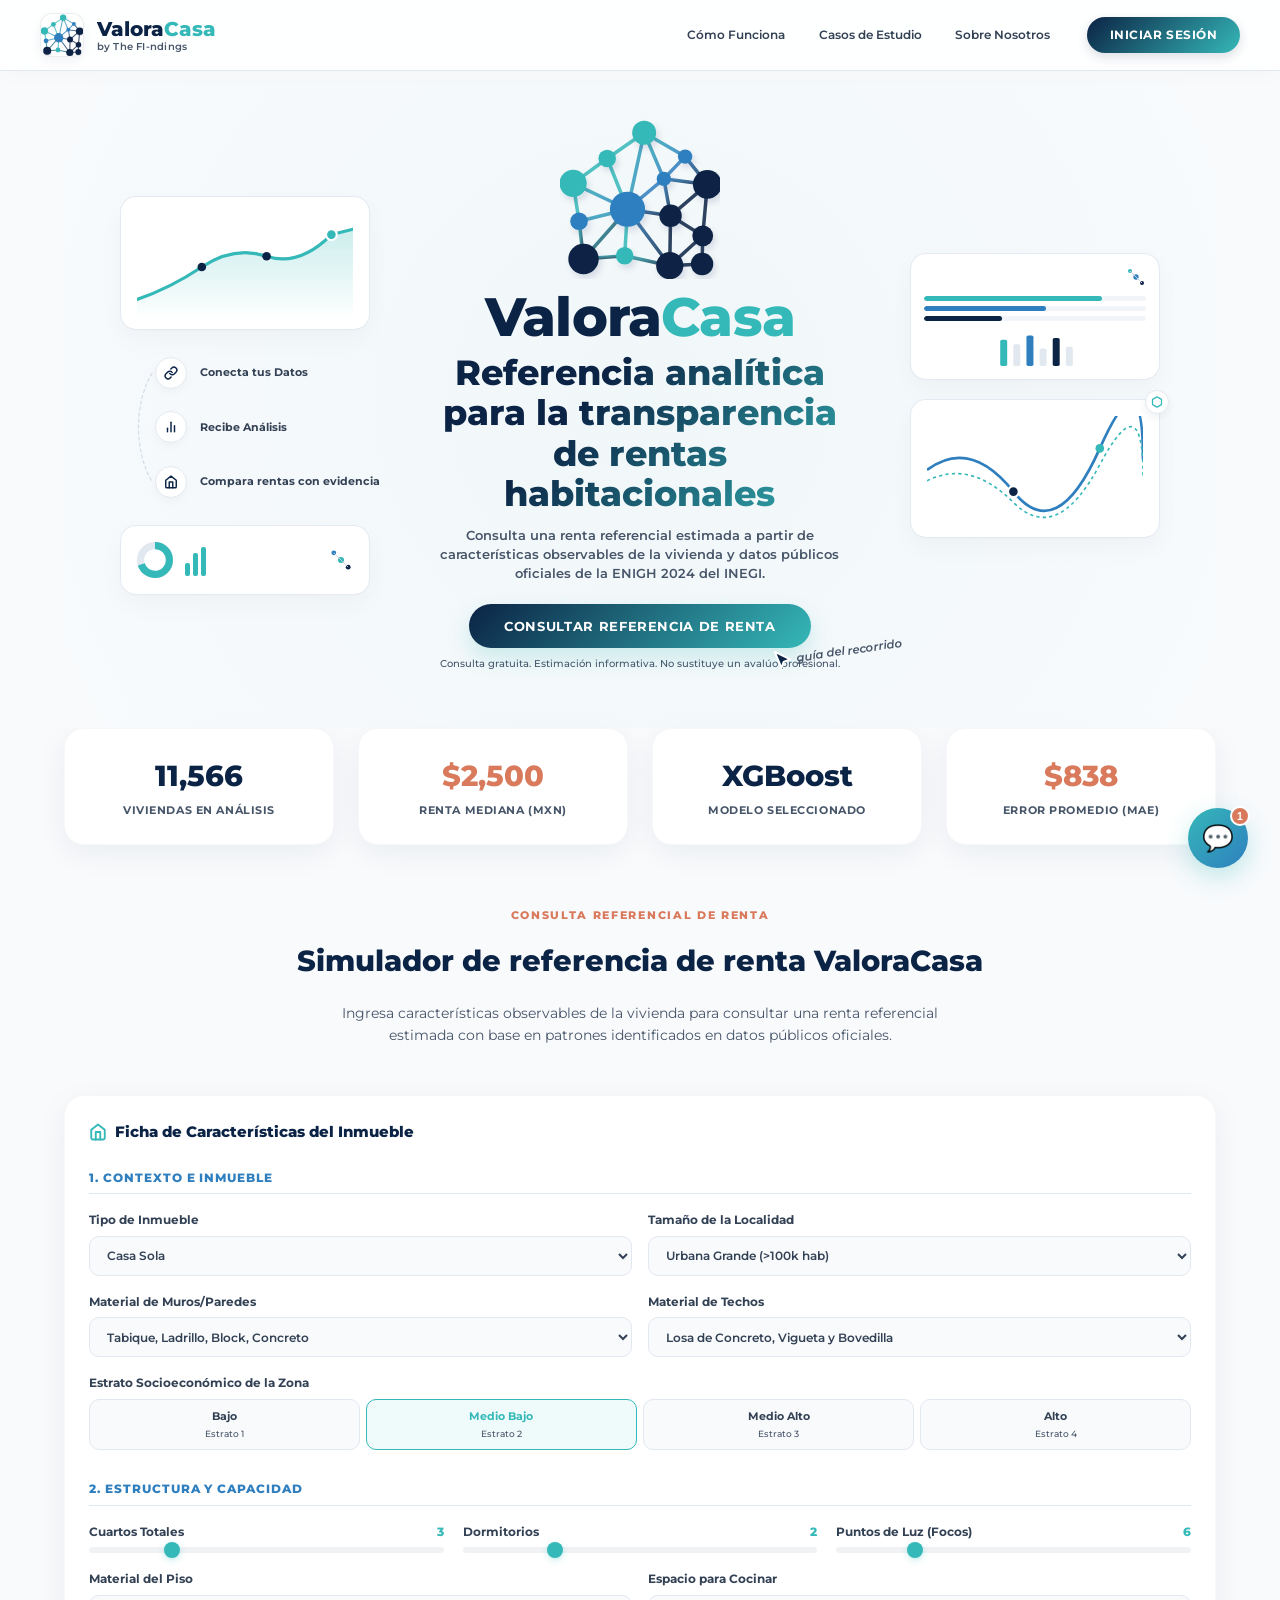
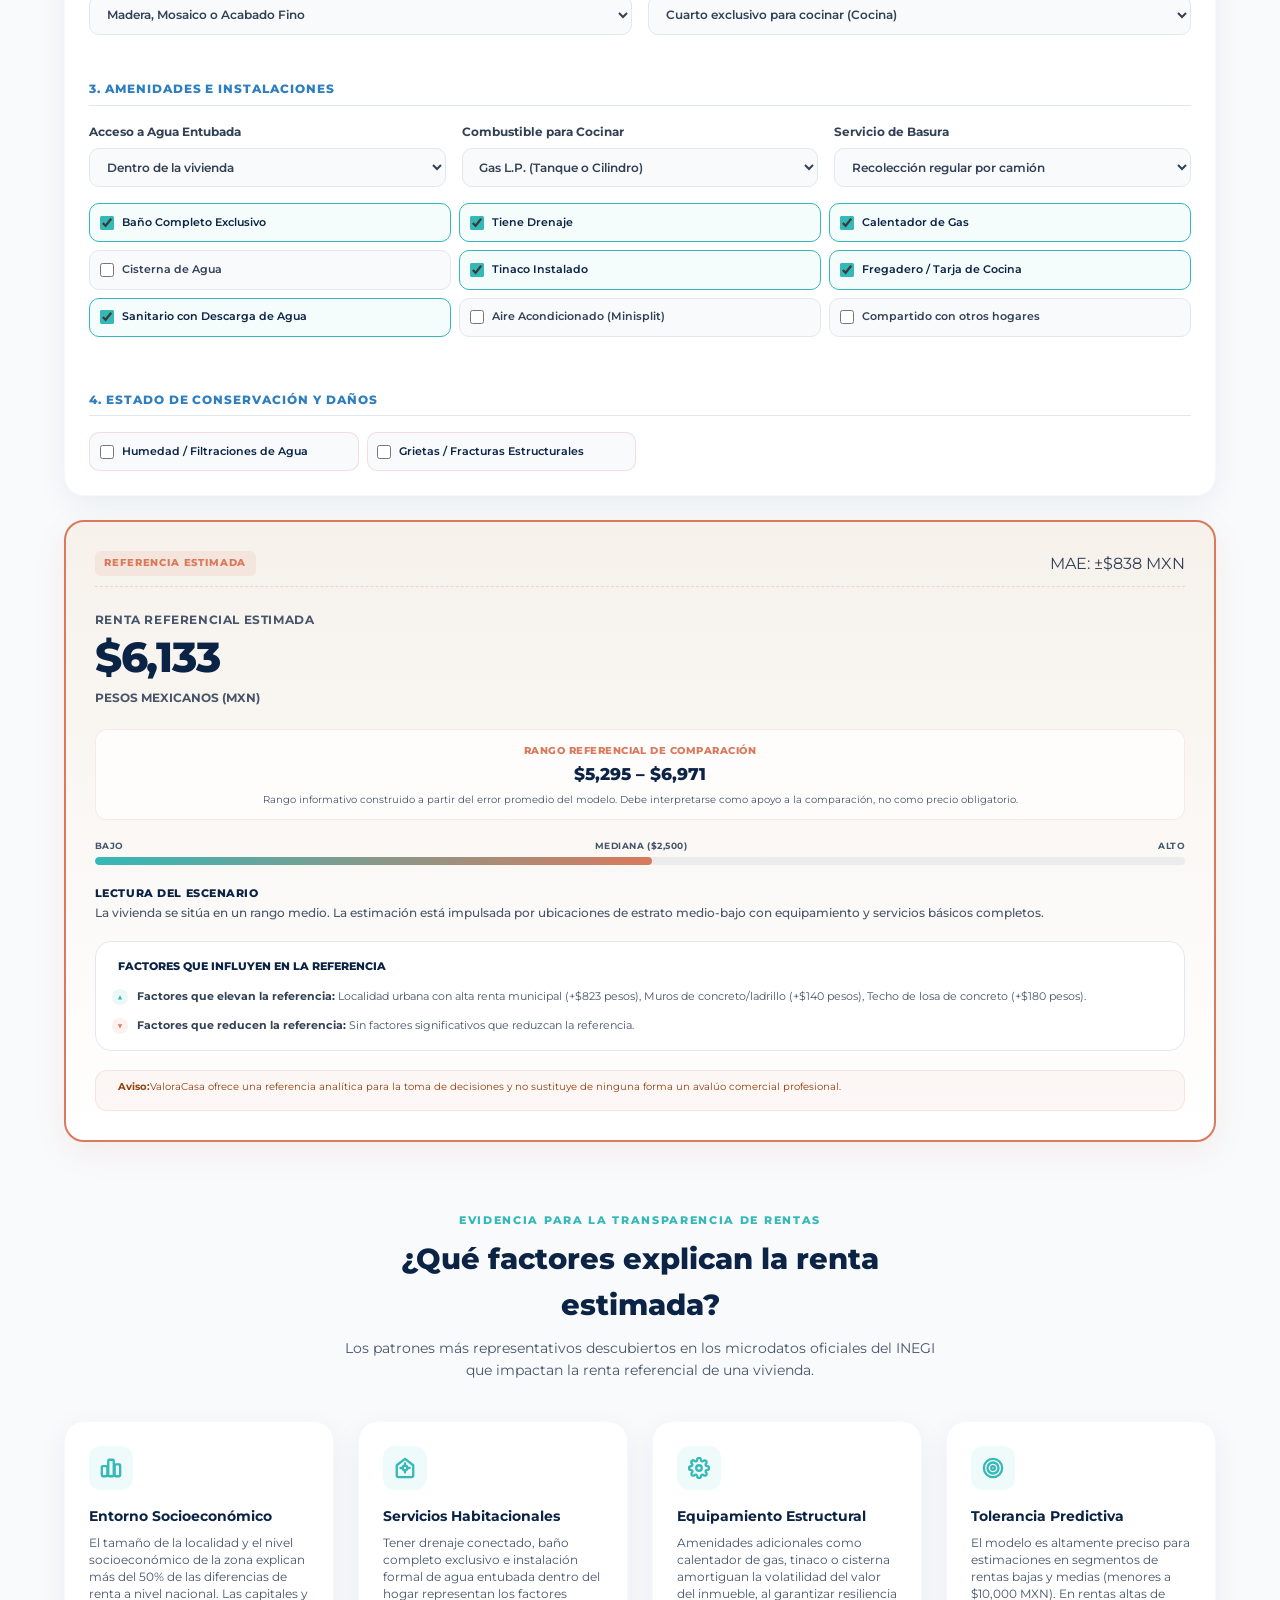
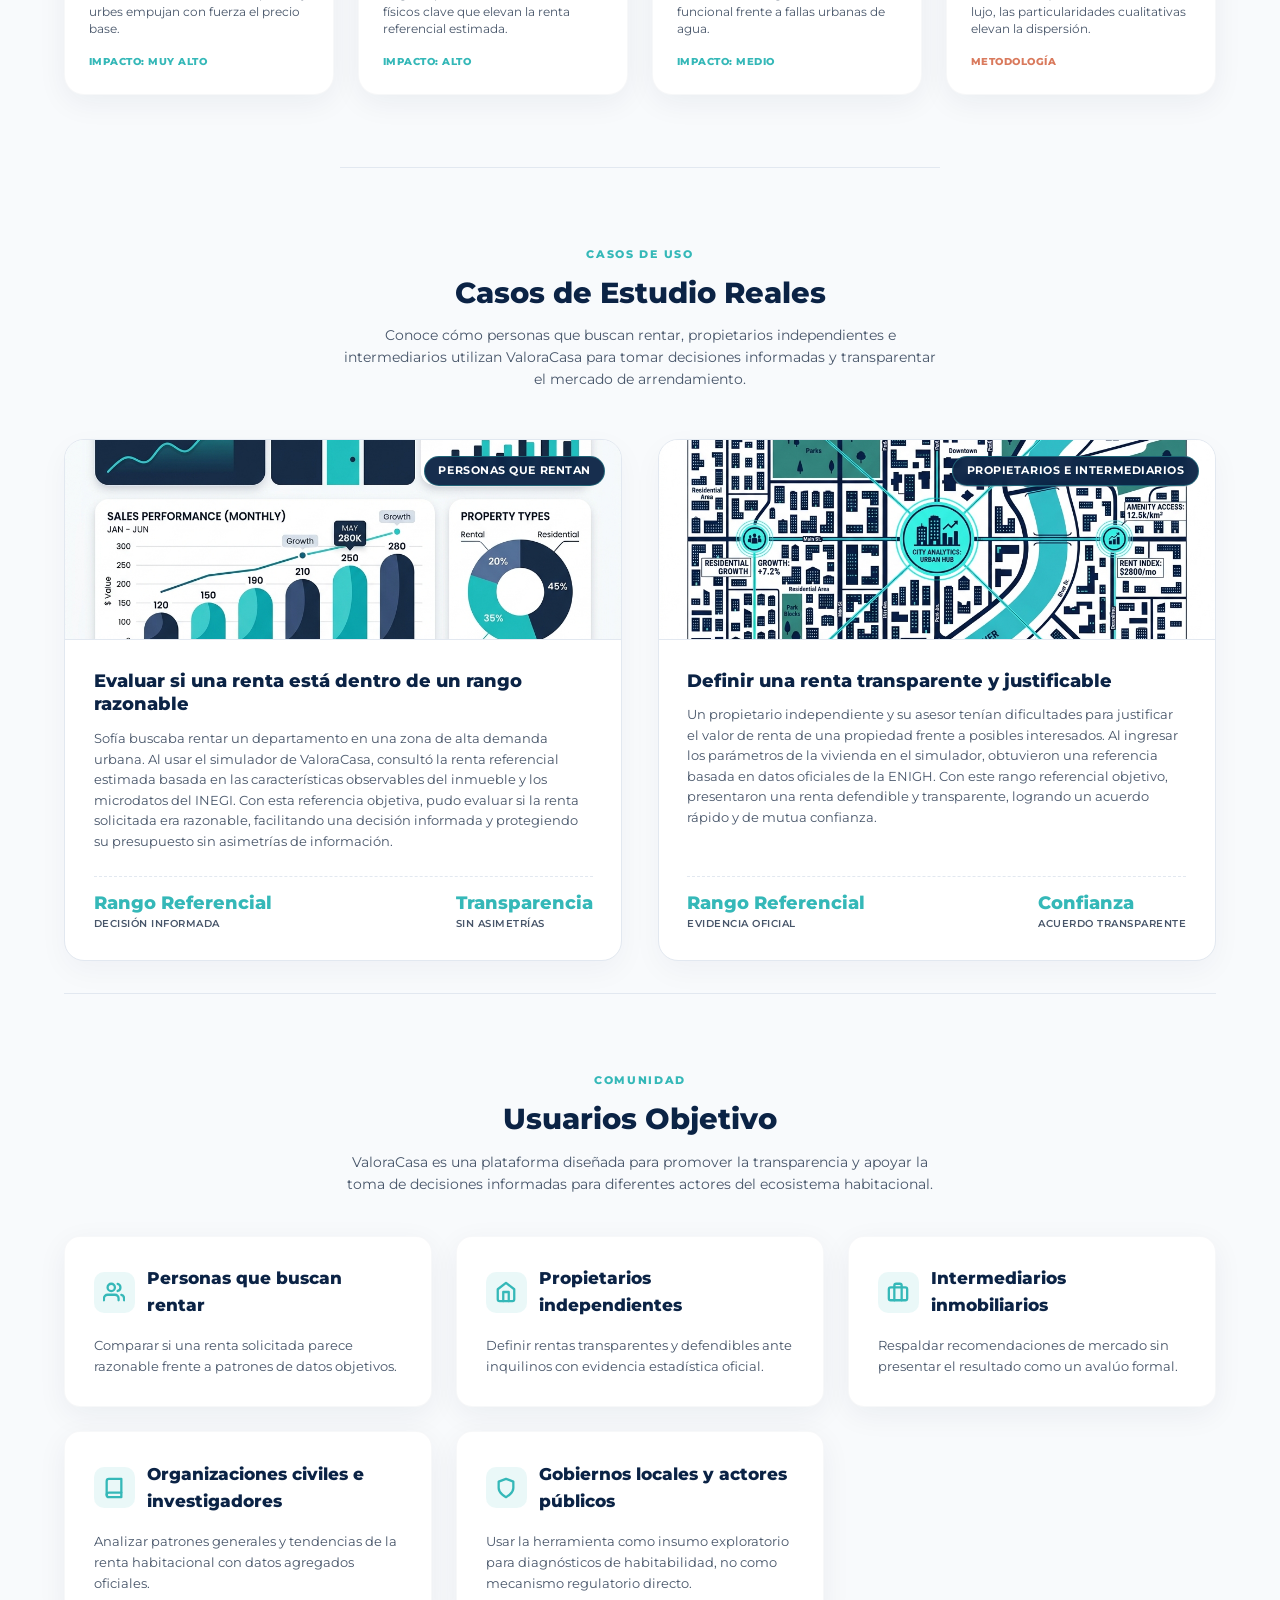
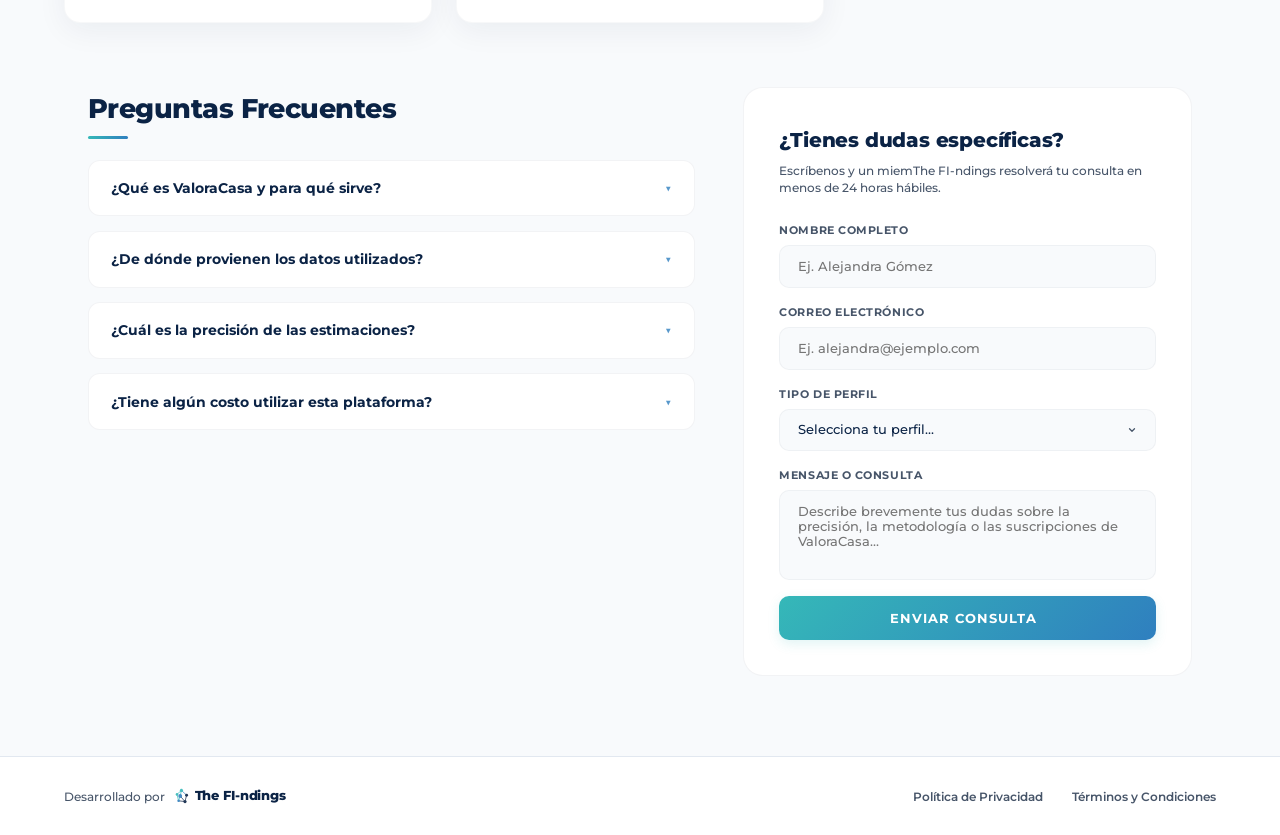
<file: index.html>
<!DOCTYPE html>
<html lang="es" class="scroll-smooth">
<head>
<script>
 window.location.replace("usuariofinal.html");
</script>
<meta charset="utf-8" />
<meta name="viewport" content="width=device-width, initial-scale=1" />
<title>ValoraCasa Centro de Inteligencia | The FI-ndings</title>
<meta name="description" content="Plataforma interactiva para estimar, explicar y explorar rentas habitacionales en México con ciencia de datos." />
 
<!-- Google Fonts: Montserrat (300, 400, 500, 600, 700, 800) -->
<link rel="preconnect" href="https://fonts.googleapis.com">
<link rel="preconnect" href="https://fonts.gstatic.com" crossorigin>
<link href="https://fonts.googleapis.com/css2?family=Montserrat:wght@300;400;500;600;700;800&display=swap" rel="stylesheet">
 
<!-- Estilos Personalizados Premium -->
<link rel="stylesheet" href="style.css?v=7" />
</head>
<body>

<!-- BARRA DE NAVEGACIÓN STICKY -->
<header>
<div class="container nav-container">
<!-- Identidad de Marca -->
<a href="index.html" class="brand-logo">
<div class="logo-badge">
<svg class="findings-logo-svg" viewBox="0 0 100 100" xmlns="http://www.w3.org/2000/svg">
<defs>
<filter id="logo-shadow" x="-30%" y="-30%" width="160%" height="160%">
<feDropShadow dx="1" dy="1.5" stdDeviation="1.2" flood-color="#0B2345" flood-opacity="0.15" />
</filter>
<linearGradient id="grad-teal-blue" x1="0%" y1="0%" x2="100%" y2="100%">
<stop offset="0%" stop-color="#35B8B8" />
<stop offset="100%" stop-color="#2F7FBF" />
</linearGradient>
<linearGradient id="grad-teal-dark" x1="0%" y1="0%" x2="100%" y2="100%">
<stop offset="0%" stop-color="#35B8B8" />
<stop offset="100%" stop-color="#0B2345" />
</linearGradient>
<linearGradient id="grad-blue-dark" x1="0%" y1="0%" x2="100%" y2="100%">
<stop offset="0%" stop-color="#2F7FBF" />
<stop offset="100%" stop-color="#0B2345" />
</linearGradient>
</defs>
<!-- Conexiones -->
<g class="logo-links" stroke-width="2.5" stroke-linecap="round" opacity="0.8">
<!-- Outline -->
<line x1="52.6" y1="8.6" x2="29.5" y2="24.7" stroke="#35B8B8" />
<line x1="29.5" y1="24.7" x2="8.2" y2="40.2" stroke="#35B8B8" />
<line x1="8.2" y1="40.2" x2="11.9" y2="63.9" stroke="#35B8B8" />
<line x1="11.9" y1="63.9" x2="14.7" y2="87.5" stroke="url(#grad-teal-dark)" />
<line x1="14.7" y1="87.5" x2="40.4" y2="85.5" stroke="url(#grad-teal-dark)" />
<line x1="40.4" y1="85.5" x2="68.6" y2="91.7" stroke="url(#grad-teal-dark)" />
<line x1="68.6" y1="91.7" x2="88.8" y2="90.6" stroke="#0B2345" />
<line x1="88.8" y1="90.6" x2="89.2" y2="73.0" stroke="#0B2345" />
<line x1="89.2" y1="73.0" x2="92.1" y2="40.9" stroke="#0B2345" />
<line x1="92.1" y1="40.9" x2="78.2" y2="23.5" stroke="url(#grad-blue-dark)" />
<line x1="78.2" y1="23.5" x2="52.6" y2="8.6" stroke="url(#grad-teal-blue)" />

<!-- Internal center connections -->
<line x1="42.2" y1="56.4" x2="8.2" y2="40.2" stroke="url(#grad-teal-blue)" />
<line x1="42.2" y1="56.4" x2="11.9" y2="63.9" stroke="url(#grad-teal-blue)" />
<line x1="42.2" y1="56.4" x2="14.7" y2="87.5" stroke="url(#grad-teal-dark)" />
<line x1="42.2" y1="56.4" x2="40.4" y2="85.5" stroke="#35B8B8" />
<line x1="42.2" y1="56.4" x2="68.6" y2="91.7" stroke="url(#grad-blue-dark)" />
<line x1="42.2" y1="56.4" x2="69.1" y2="60.5" stroke="url(#grad-blue-dark)" />
<line x1="42.2" y1="56.4" x2="64.9" y2="37.4" stroke="#2F7FBF" />
<line x1="42.2" y1="56.4" x2="29.5" y2="24.7" stroke="#35B8B8" />
<line x1="42.2" y1="56.4" x2="52.6" y2="8.6" stroke="url(#grad-teal-blue)" />

<!-- Other internal connections -->
<line x1="52.6" y1="8.6" x2="64.9" y2="37.4" stroke="url(#grad-teal-blue)" />
<line x1="64.9" y1="37.4" x2="92.1" y2="40.9" stroke="url(#grad-blue-dark)" />
<line x1="64.9" y1="37.4" x2="78.2" y2="23.5" stroke="#2F7FBF" />
<line x1="64.9" y1="37.4" x2="69.1" y2="60.5" stroke="url(#grad-blue-dark)" />
<line x1="69.1" y1="60.5" x2="92.1" y2="40.9" stroke="#0B2345" />
<line x1="69.1" y1="60.5" x2="89.2" y2="73.0" stroke="#0B2345" />
<line x1="69.1" y1="60.5" x2="68.6" y2="91.7" stroke="#0B2345" />
<line x1="89.2" y1="73.0" x2="68.6" y2="91.7" stroke="#0B2345" />
</g>
<!-- Nodos con Sombra -->
<g class="logo-nodes" filter="url(#logo-shadow)">
<!-- Teal/Cyan Nodes -->
<circle cx="52.6" cy="8.6" r="7.5" fill="#35B8B8" />
<circle cx="29.5" cy="24.7" r="5.5" fill="#35B8B8" />
<circle cx="8.2" cy="40.2" r="8.5" fill="#35B8B8" />
<circle cx="40.4" cy="85.5" r="5.5" fill="#35B8B8" />
 
<!-- Blue Nodes -->
<circle cx="11.9" cy="63.9" r="5.5" fill="#2F7FBF" />
<circle cx="78.2" cy="23.5" r="4.5" fill="#2F7FBF" />
<circle cx="42.2" cy="56.4" r="11" fill="#2F7FBF" />
<circle cx="64.9" cy="37.4" r="4.5" fill="#2F7FBF" />

<!-- Deep Navy Nodes -->
<circle cx="14.7" cy="87.5" r="9.5" fill="#0B2345" />
<circle cx="68.6" cy="91.7" r="8.5" fill="#0B2345" />
<circle cx="88.8" cy="90.6" r="7" fill="#0B2345" />
<circle cx="89.2" cy="73.0" r="6.5" fill="#0B2345" />
<circle cx="92.1" cy="40.9" r="9" fill="#0B2345" />
<circle cx="69.1" cy="60.5" r="7" fill="#0B2345" />
</g>
</svg>
</div>
          <div class="brand-text-block" style="display: flex; flex-direction: column; line-height: 1.1;">
            <h1 class="brand-name" style="font-weight: 800; font-size: 1.25rem; margin: 0;">Valora<span style="color: var(--turquesa);">Casa</span></h1>
            <span style="font-size: 0.65rem; color: var(--gris-azulado); font-weight: 600; margin-top: 1px; letter-spacing: 0.02em;">by The FI-ndings</span>
          </div>
        </a>

<!-- Enlaces del Menú -->
<nav class="nav-links">
<a href="usuariofinal.html" class="nav-link">Simulador</a>
</nav>
</div>
</header>

<!-- CONTENEDOR PRINCIPAL -->
<main class="container" style="margin-top: 2rem;">

<!-- ========================================== -->
<!-- PORTAL DE ENTRADA: CONFIGURACIÓN DE PERFIL -->
<!-- ========================================== -->
<div id="portal-seccion">
<div class="portal-wrapper">
<div class="portal-hero">
<!-- Logo Grande Animado -->
<div style="display: flex; justify-content: center; margin-bottom: 1.5rem;">
<div class="logo-badge" style="width: 72px; height: 72px; border-radius: 20px; box-shadow: 0 10px 30px rgba(11, 35, 69, 0.08); background-color: var(--white); border: 1px solid rgba(11, 35, 69, 0.08); animation: float 4s ease-in-out infinite;">
<svg class="findings-logo-svg" style="width: 56px; height: 56px;" viewBox="0 0 100 100" xmlns="http://www.w3.org/2000/svg">
<defs>
<filter id="logo-shadow-large" x="-30%" y="-30%" width="160%" height="160%">
<feDropShadow dx="1" dy="1.5" stdDeviation="1.2" flood-color="#0B2345" flood-opacity="0.15" />
</filter>
<linearGradient id="grad-teal-blue-large" x1="0%" y1="0%" x2="100%" y2="100%">
<stop offset="0%" stop-color="#35B8B8" />
<stop offset="100%" stop-color="#2F7FBF" />
</linearGradient>
<linearGradient id="grad-teal-dark-large" x1="0%" y1="0%" x2="100%" y2="100%">
<stop offset="0%" stop-color="#35B8B8" />
<stop offset="100%" stop-color="#0B2345" />
</linearGradient>
<linearGradient id="grad-blue-dark-large" x1="0%" y1="0%" x2="100%" y2="100%">
<stop offset="0%" stop-color="#2F7FBF" />
<stop offset="100%" stop-color="#0B2345" />
</linearGradient>
</defs>
<!-- Conexiones -->
<g class="logo-links" stroke-width="2.5" stroke-linecap="round" opacity="0.8">
<!-- Outline -->
<line x1="52.6" y1="8.6" x2="29.5" y2="24.7" stroke="#35B8B8" />
<line x1="29.5" y1="24.7" x2="8.2" y2="40.2" stroke="#35B8B8" />
<line x1="8.2" y1="40.2" x2="11.9" y2="63.9" stroke="#35B8B8" />
<line x1="11.9" y1="63.9" x2="14.7" y2="87.5" stroke="url(#grad-teal-dark-large)" />
<line x1="14.7" y1="87.5" x2="40.4" y2="85.5" stroke="url(#grad-teal-dark-large)" />
<line x1="40.4" y1="85.5" x2="68.6" y2="91.7" stroke="url(#grad-teal-dark-large)" />
<line x1="68.6" y1="91.7" x2="88.8" y2="90.6" stroke="#0B2345" />
<line x1="88.8" y1="90.6" x2="89.2" y2="73.0" stroke="#0B2345" />
<line x1="89.2" y1="73.0" x2="92.1" y2="40.9" stroke="#0B2345" />
<line x1="92.1" y1="40.9" x2="78.2" y2="23.5" stroke="url(#grad-blue-dark-large)" />
<line x1="78.2" y1="23.5" x2="52.6" y2="8.6" stroke="url(#grad-teal-blue-large)" />

<!-- Internal center connections -->
<line x1="42.2" y1="56.4" x2="8.2" y2="40.2" stroke="url(#grad-teal-blue-large)" />
<line x1="42.2" y1="56.4" x2="11.9" y2="63.9" stroke="url(#grad-teal-blue-large)" />
<line x1="42.2" y1="56.4" x2="14.7" y2="87.5" stroke="url(#grad-teal-dark-large)" />
<line x1="42.2" y1="56.4" x2="40.4" y2="85.5" stroke="#35B8B8" />
<line x1="42.2" y1="56.4" x2="68.6" y2="91.7" stroke="url(#grad-blue-dark-large)" />
<line x1="42.2" y1="56.4" x2="69.1" y2="60.5" stroke="url(#grad-blue-dark-large)" />
<line x1="42.2" y1="56.4" x2="64.9" y2="37.4" stroke="#2F7FBF" />
<line x1="42.2" y1="56.4" x2="29.5" y2="24.7" stroke="#35B8B8" />
<line x1="42.2" y1="56.4" x2="52.6" y2="8.6" stroke="url(#grad-teal-blue-large)" />

<!-- Other internal connections -->
<line x1="52.6" y1="8.6" x2="64.9" y2="37.4" stroke="url(#grad-teal-blue-large)" />
<line x1="64.9" y1="37.4" x2="92.1" y2="40.9" stroke="url(#grad-blue-dark-large)" />
<line x1="64.9" y1="37.4" x2="78.2" y2="23.5" stroke="#2F7FBF" />
<line x1="64.9" y1="37.4" x2="69.1" y2="60.5" stroke="url(#grad-blue-dark-large)" />
<line x1="69.1" cy="60.5" x2="92.1" y2="40.9" stroke="#0B2345" />
<line x1="69.1" y1="60.5" x2="89.2" y2="73.0" stroke="#0B2345" />
<line x1="69.1" y1="60.5" x2="68.6" y2="91.7" stroke="#0B2345" />
<line x1="89.2" y1="73.0" x2="68.6" y2="91.7" stroke="#0B2345" />
</g>
<!-- Nodos con Sombra -->
<g class="logo-nodes" filter="url(#logo-shadow-large)">
<!-- Teal/Cyan Nodes -->
<circle cx="52.6" cy="8.6" r="7.5" fill="#35B8B8" />
<circle cx="29.5" cy="24.7" r="5.5" fill="#35B8B8" />
<circle cx="8.2" cy="40.2" r="8.5" fill="#35B8B8" />
<circle cx="40.4" cy="85.5" r="5.5" fill="#35B8B8" />
 
<!-- Blue Nodes -->
<circle cx="11.9" cy="63.9" r="5.5" fill="#2F7FBF" />
<circle cx="78.2" cy="23.5" r="4.5" fill="#2F7FBF" />
<circle cx="42.2" cy="56.4" r="11" fill="#2F7FBF" />
<circle cx="64.9" cy="37.4" r="4.5" fill="#2F7FBF" />

<!-- Deep Navy Nodes -->
<circle cx="14.7" cy="87.5" r="9.5" fill="#0B2345" />
<circle cx="68.6" cy="91.7" r="8.5" fill="#0B2345" />
<circle cx="88.8" cy="90.6" r="7" fill="#0B2345" />
<circle cx="89.2" cy="73.0" r="6.5" fill="#0B2345" />
<circle cx="92.1" cy="40.9" r="9" fill="#0B2345" />
<circle cx="69.1" cy="60.5" r="7" fill="#0B2345" />
</g>
</svg>
</div>
</div>

<div class="portal-badge">
<span class="portal-badge-dot"></span>
 The FI-ndings · Inteligencia de Negocio
</div>
<h2 class="portal-title">ValoraCasa<span>Referencia Analítica</span></h2>
<p class="portal-subtitle">
 Consulta una renta referencial estimada a partir de características observables de la vivienda y datos públicos oficiales de la ENIGH 2024 del INEGI.
</p>
</div>

<div class="portal-grid-container" style="display: flex; justify-content: center;">
<!-- CARD SIMULADOR -->
<div class="portal-card-box portal-card-u" style="max-width: 500px; width: 100%;">
<div>
<div class="portal-card-header-icon"></div>
<span class="portal-card-tagline">Rentas Habitacionales</span>
<h3 class="portal-card-title-text">Referencia Analítica de Rentas</h3>
<p class="portal-card-paragraph">
 Consulta una renta referencial de comparación basada en evidencia estadística para personas que rentan, propietarios e intermediarios.
</p>
<div class="portal-card-divider"></div>
<ul class="portal-features-ul">
<li class="portal-feature-li"><span class="portal-feature-bullet"></span>Simulador predictivo referencial</li>
<li class="portal-feature-li"><span class="portal-feature-bullet"></span>Parámetros cualitativos de vivienda</li>
<li class="portal-feature-li"><span class="portal-feature-bullet"></span>Lectura de factores de valor en pesos</li>
<li class="portal-feature-li"><span class="portal-feature-bullet"></span>Descarga de Reporte Ejecutivo PDF</li>
</ul>
</div>
<button onclick="window.location.href='usuariofinal.html'" class="portal-card-btn">Consultar referencia de renta</button>
</div>
</div>
</div>
</div>

</main>

<!-- PIE DE PÁGINA (no-print) -->
<footer class="no-print">
<div class="container">
<div class="footer-brand" style="display: flex; align-items: center; justify-content: center; gap: 0.5rem;">
<svg class="findings-logo-svg" style="width: 22px; height: 22px; opacity: 0.9;" viewBox="0 0 100 100" xmlns="http://www.w3.org/2000/svg">
<defs>
<linearGradient id="grad-footer-teal-blue" x1="0%" y1="0%" x2="100%" y2="100%">
<stop offset="0%" stop-color="#35B8B8" />
<stop offset="100%" stop-color="#2F7FBF" />
</linearGradient>
<linearGradient id="grad-footer-teal-white" x1="0%" y1="0%" x2="100%" y2="100%">
<stop offset="0%" stop-color="#35B8B8" />
<stop offset="100%" stop-color="#FFFFFF" />
</linearGradient>
<linearGradient id="grad-footer-blue-white" x1="0%" y1="0%" x2="100%" y2="100%">
<stop offset="0%" stop-color="#2F7FBF" />
<stop offset="100%" stop-color="#FFFFFF" />
</linearGradient>
</defs>
<!-- Conexiones -->
<g class="logo-links" stroke-width="2.5" stroke-linecap="round" opacity="0.8">
<!-- Outline -->
<line x1="52.6" y1="8.6" x2="29.5" y2="24.7" stroke="#35B8B8" />
<line x1="29.5" y1="24.7" x2="8.2" y2="40.2" stroke="#35B8B8" />
<line x1="8.2" y1="40.2" x2="11.9" y2="63.9" stroke="#35B8B8" />
<line x1="11.9" y1="63.9" x2="14.7" y2="87.5" stroke="url(#grad-footer-teal-white)" />
<line x1="14.7" y1="87.5" x2="40.4" y2="85.5" stroke="url(#grad-footer-teal-white)" />
<line x1="40.4" y1="85.5" x2="68.6" y2="91.7" stroke="url(#grad-footer-teal-white)" />
<line x1="68.6" y1="91.7" x2="88.8" y2="90.6" stroke="#FFFFFF" />
<line x1="88.8" y1="90.6" x2="89.2" y2="73.0" stroke="#FFFFFF" />
<line x1="89.2" y1="73.0" x2="92.1" y2="40.9" stroke="#FFFFFF" />
<line x1="92.1" y1="40.9" x2="78.2" y2="23.5" stroke="url(#grad-footer-blue-white)" />
<line x1="78.2" y1="23.5" x2="52.6" y2="8.6" stroke="url(#grad-footer-teal-blue)" />

<!-- Internal center connections -->
<line x1="42.2" y1="56.4" x2="8.2" y2="40.2" stroke="url(#grad-footer-teal-blue)" />
<line x1="42.2" y1="56.4" x2="11.9" y2="63.9" stroke="url(#grad-footer-teal-blue)" />
<line x1="42.2" y1="56.4" x2="14.7" y2="87.5" stroke="url(#grad-footer-teal-white)" />
<line x1="42.2" y1="56.4" x2="40.4" y2="85.5" stroke="#35B8B8" />
<line x1="42.2" y1="56.4" x2="68.6" y2="91.7" stroke="url(#grad-footer-blue-white)" />
<line x1="42.2" y1="56.4" x2="69.1" y2="60.5" stroke="url(#grad-footer-blue-white)" />
<line x1="42.2" y1="56.4" x2="64.9" y2="37.4" stroke="#2F7FBF" />
<line x1="42.2" y1="56.4" x2="29.5" y2="24.7" stroke="#35B8B8" />
<line x1="42.2" y1="56.4" x2="52.6" y2="8.6" stroke="url(#grad-footer-teal-blue)" />

<!-- Other internal connections -->
<line x1="52.6" y1="8.6" x2="64.9" y2="37.4" stroke="url(#grad-footer-teal-blue)" />
<line x1="64.9" y1="37.4" x2="92.1" y2="40.9" stroke="url(#grad-footer-blue-white)" />
<line x1="64.9" y1="37.4" x2="78.2" y2="23.5" stroke="#2F7FBF" />
<line x1="64.9" y1="37.4" x2="69.1" y2="60.5" stroke="url(#grad-footer-blue-white)" />
<line x1="69.1" y1="60.5" x2="92.1" y2="40.9" stroke="#FFFFFF" />
<line x1="69.1" y1="60.5" x2="89.2" y2="73.0" stroke="#FFFFFF" />
<line x1="69.1" y1="60.5" x2="68.6" y2="91.7" stroke="#FFFFFF" />
<line x1="89.2" y1="73.0" x2="68.6" y2="91.7" stroke="#FFFFFF" />
</g>
<!-- Nodos -->
<g class="logo-nodes">
<!-- Teal/Cyan Nodes (Left & Center) -->
<circle cx="52.6" cy="8.6" r="7.5" fill="#35B8B8" />
<circle cx="29.5" cy="24.7" r="5.5" fill="#35B8B8" />
<circle cx="8.2" cy="40.2" r="8.5" fill="#35B8B8" />
<circle cx="40.4" cy="85.5" r="5.5" fill="#35B8B8" />
 
<!-- Blue Nodes (Center-Right) -->
<circle cx="11.9" cy="63.9" r="5.5" fill="#2F7FBF" />
<circle cx="78.2" cy="23.5" r="4.5" fill="#2F7FBF" />
<circle cx="42.2" cy="56.4" r="11" fill="#2F7FBF" />
<circle cx="64.9" cy="37.4" r="4.5" fill="#2F7FBF" />

<!-- White Nodes -->
<circle cx="14.7" cy="87.5" r="9.5" fill="#FFFFFF" />
<circle cx="68.6" cy="91.7" r="8.5" fill="#FFFFFF" />
<circle cx="88.8" cy="90.6" r="7" fill="#FFFFFF" />
<circle cx="89.2" cy="73.0" r="6.5" fill="#FFFFFF" />
<circle cx="92.1" cy="40.9" r="9" fill="#FFFFFF" />
<circle cx="69.1" cy="60.5" r="7" fill="#FFFFFF" />
</g>
</svg>
<span class="footer-brand-title">The FI-ndings</span>
<span class="footer-divider"></span>
<span>ValoraCasa Centro de Inteligencia © 2026</span>
</div>
<div class="footer-slogan">Convertimos datos en decisiones.</div>
<p class="footer-desc">
 Este sitio web representa un centro interactivo avanzado de Inteligencia de Negocios (BI). Los datos presentados están fundamentados en el análisis metodológico del dataset oficial. Para implementaciones productivas, se recomienda la serialización directa de la canalización del modelo XGBoost utilizando una API REST en Python.
</p>
</div>
</footer>

</body>
</html>
</file>
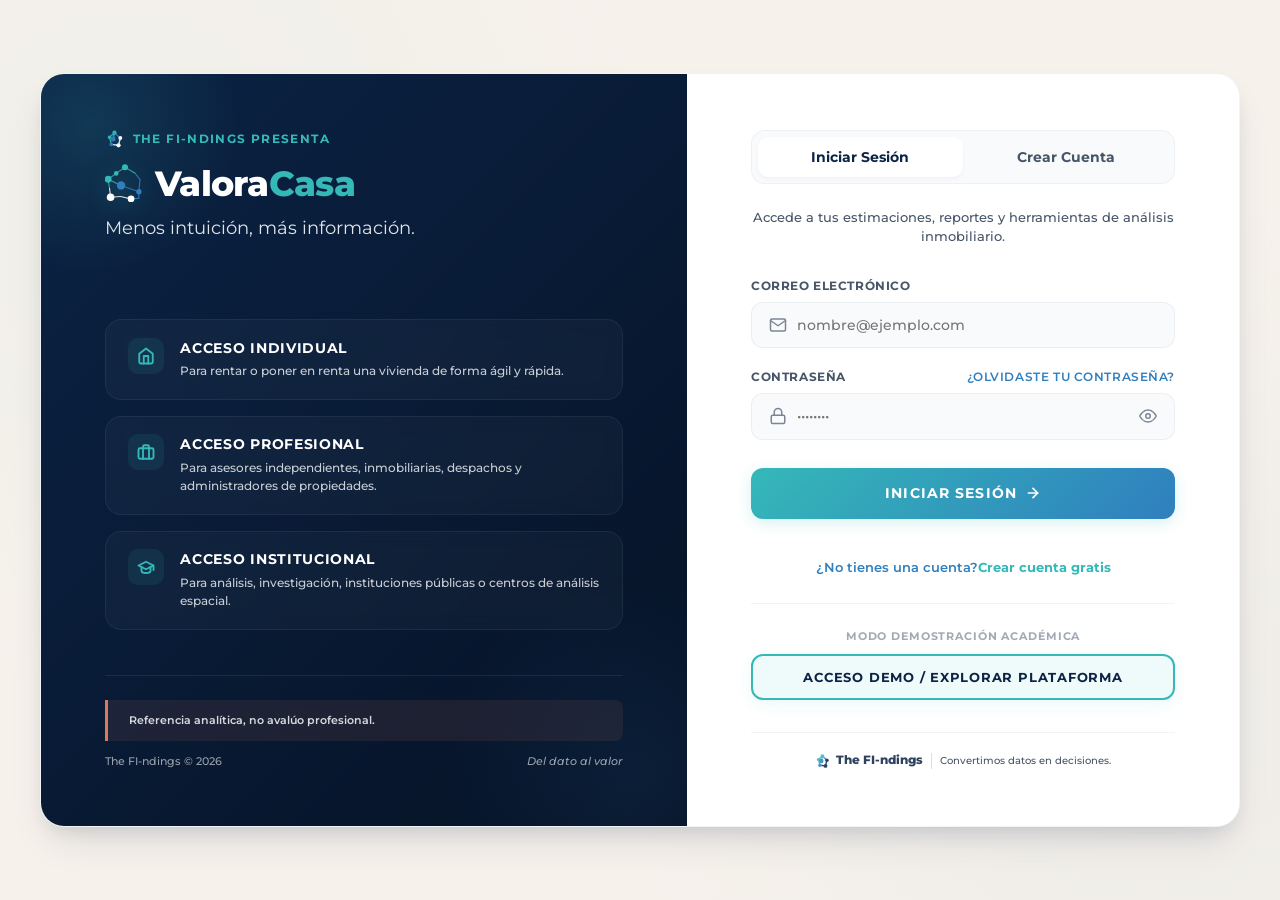
<file: login.html>
<!DOCTYPE html>
<html lang="es">
<head>
<meta charset="utf-8" />
<meta name="viewport" content="width=device-width, initial-scale=1.0" />
<title>Iniciar Sesión / Registro | ValoraCasa - The FI-ndings</title>
<meta name="description" content="Accede a ValoraCasa, la plataforma líder en modelación matemática y ciencia de datos aplicada a la estimación referencial de rentas residenciales en México." />
 
<!-- Google Fonts: Montserrat (300, 400, 500, 600, 700, 800) -->
<link rel="preconnect" href="https://fonts.googleapis.com">
<link rel="preconnect" href="https://fonts.gstatic.com" crossorigin>
<link href="https://fonts.googleapis.com/css2?family=Montserrat:wght@300;400;500;600;700;800&display=swap" rel="stylesheet">
 
<style>
 /* VARIABLES DE DISEÑO PREMIUM (PALETA EXCLUSIVA) */
 :root {
 --azul-marino: #0B2345;
 --turquesa: #35B8B8;
 --turquesa-brillo: #43cfcf;
 --azul-medio: #2F7FBF;
 --blanco-humo: #F8FAFC;
 --gris-azulado: #475569;
 --terracota: #D97A5D;
 --terracota-hover: #e28a6f;
 --beige: #F6F1EB;
 --white: #FFFFFF;
 
 --shadow-sm: 0 2px 4px rgba(11, 35, 69, 0.04);
 --shadow-md: 0 10px 25px -5px rgba(11, 35, 69, 0.08), 0 8px 16px -6px rgba(11, 35, 69, 0.08);
 --shadow-lg: 0 20px 40px -10px rgba(11, 35, 69, 0.12), 0 10px 20px -8px rgba(11, 35, 69, 0.12);
 --shadow-neon: 0 0 20px rgba(53, 184, 184, 0.25);
 
 --transition-smooth: all 0.35s cubic-bezier(0.4, 0, 0.2, 1);
 --font-family: 'Montserrat', Arial, Helvetica, sans-serif;
 }

 /* RESET & ESTILOS BASE */
 * {
 box-sizing: border-box;
 margin: 0;
 padding: 0;
 }

 body {
 font-family: var(--font-family);
 background-color: var(--beige);
 color: var(--azul-marino);
 min-height: 100vh;
 display: flex;
 justify-content: center;
 align-items: center;
 overflow-x: hidden;
 line-height: 1.5;
 }

 /* GRID DE FONDO DE DATOS DINÁMICO */
 .bg-grid-overlay {
 position: absolute;
 top: 0;
 left: 0;
 width: 100%;
 height: 100%;
 background-image: 
 radial-gradient(circle at 10% 20%, rgba(53, 184, 184, 0.03) 0%, transparent 40%),
 radial-gradient(circle at 90% 80%, rgba(47, 127, 191, 0.04) 0%, transparent 40%);
 z-index: 1;
 pointer-events: none;
 }

 /* CONTENEDOR PRINCIPAL SPLIT LAYOUT */
 .auth-wrapper {
 position: relative;
 z-index: 10;
 width: 100%;
 max-width: 1200px;
 min-height: 720px;
 margin: 1.5rem;
 background: var(--white);
 border-radius: 24px;
 box-shadow: var(--shadow-lg);
 display: flex;
 overflow: hidden;
 border: 1px solid rgba(11, 35, 69, 0.05);
 animation: slideUp 0.8s cubic-bezier(0.16, 1, 0.3, 1) forwards;
 }

 /* ---------------------------------------------------- */
 /* PANEL IZQUIERDO: BRANDING, DATA Y NIVELES DE ACCESO */
 /* ---------------------------------------------------- */
 .branding-panel {
 flex: 1.1;
 background: linear-gradient(135deg, var(--azul-marino) 0%, #061225 100%);
 color: var(--white);
 padding: 3.5rem 4rem;
 display: flex;
 flex-direction: column;
 justify-content: space-between;
 position: relative;
 overflow: hidden;
 }

 /* Efectos decorativos del panel */
 .branding-panel::before {
 content: '';
 position: absolute;
 width: 300px;
 height: 300px;
 background: radial-gradient(circle, rgba(53, 184, 184, 0.15) 0%, transparent 70%);
 top: -100px;
 left: -100px;
 border-radius: 50%;
 }

 .branding-panel::after {
 content: '';
 position: absolute;
 width: 400px;
 height: 400px;
 background: radial-gradient(circle, rgba(47, 127, 191, 0.1) 0%, transparent 70%);
 bottom: -150px;
 right: -150px;
 border-radius: 50%;
 }

 /* Header del Panel Izquierdo */
 .branding-header {
 position: relative;
 z-index: 5;
 }

 .mother-brand {
 display: flex;
 align-items: center;
 gap: 0.6rem;
 font-size: 0.72rem;
 letter-spacing: 0.12em;
 text-transform: uppercase;
 color: var(--turquesa);
 font-weight: 700;
 margin-bottom: 1rem;
 }

 .findings-mini-logo {
 width: 18px;
 height: 18px;
 opacity: 0.95;
 }

 .brand-title-block {
 display: flex;
 align-items: center;
 gap: 0.75rem;
 margin-bottom: 0.75rem;
 }

 .brand-logo-svg {
 width: 38px;
 height: 38px;
 filter: drop-shadow(0 4px 10px rgba(53, 184, 184, 0.3));
 }

 .brand-title {
 font-size: 2.2rem;
 font-weight: 800;
 letter-spacing: -0.02em;
 line-height: 1;
 }

 .brand-title span {
 color: var(--turquesa);
 }

 .brand-slogan {
 font-size: 1.15rem;
 font-weight: 400;
 color: var(--blanco-humo);
 opacity: 0.9;
 margin-bottom: 2rem;
 }

 /* Niveles de Acceso (Tarjetas) */
 .access-levels-container {
 position: relative;
 z-index: 5;
 display: flex;
 flex-direction: column;
 gap: 1rem;
 margin: 1.5rem 0;
 }

 .access-level-card {
 background: rgba(255, 255, 255, 0.03);
 border: 1px solid rgba(255, 255, 255, 0.06);
 border-radius: 16px;
 padding: 1.1rem 1.4rem;
 display: flex;
 align-items: flex-start;
 gap: 1rem;
 transition: var(--transition-smooth);
 backdrop-filter: blur(8px);
 }

 .access-level-card:hover {
 background: rgba(255, 255, 255, 0.06);
 border-color: rgba(53, 184, 184, 0.25);
 transform: translateX(6px);
 }

 .card-icon-box {
 width: 36px;
 height: 36px;
 border-radius: 10px;
 background: rgba(53, 184, 184, 0.1);
 display: flex;
 justify-content: center;
 align-items: center;
 color: var(--turquesa);
 font-size: 1.1rem;
 flex-shrink: 0;
 transition: var(--transition-smooth);
 }

 .access-level-card:hover .card-icon-box {
 background: var(--turquesa);
 color: var(--azul-marino);
 box-shadow: 0 0 12px rgba(53, 184, 184, 0.4);
 }

 .card-info h4 {
 font-size: 0.85rem;
 font-weight: 700;
 text-transform: uppercase;
 letter-spacing: 0.05em;
 margin-bottom: 0.25rem;
 color: var(--white);
 }

 .card-info p {
 font-size: 0.78rem;
 color: var(--blanco-humo);
 opacity: 0.8;
 font-weight: 500;
 }

 /* Footer del Panel Izquierdo */
 .branding-footer {
 position: relative;
 z-index: 5;
 display: flex;
 flex-direction: column;
 gap: 0.75rem;
 border-top: 1px solid rgba(255, 255, 255, 0.08);
 padding-top: 1.5rem;
 }

 .disclaimer-box {
 display: flex;
 align-items: center;
 gap: 0.5rem;
 background: rgba(217, 122, 93, 0.1);
 border-left: 3px solid var(--terracota);
 padding: 0.6rem 0.8rem;
 border-radius: 0 8px 8px 0;
 }

 .disclaimer-icon {
 font-size: 0.9rem;
 color: var(--terracota);
 }

 .disclaimer-text {
 font-size: 0.7rem;
 color: var(--blanco-humo);
 opacity: 0.85;
 font-weight: 600;
 }

 .findings-slogan-block {
 display: flex;
 justify-content: space-between;
 align-items: center;
 font-size: 0.7rem;
 color: var(--blanco-humo);
 opacity: 0.6;
 font-weight: 500;
 }

 /* ---------------------------------------------------- */
 /* PANEL DERECHO: FORMULARIOS DE INICIO / REGISTRO */
 /* ---------------------------------------------------- */
 .form-panel {
 flex: 0.9;
 background-color: var(--white);
 padding: 3.5rem 4rem;
 display: flex;
 flex-direction: column;
 justify-content: space-between;
 position: relative;
 }

 .form-header {
 margin-bottom: 2rem;
 }

 /* Tabs Deslizantes Modernos */
 .tab-container {
 background: var(--blanco-humo);
 padding: 0.35rem;
 border-radius: 14px;
 display: flex;
 position: relative;
 margin-bottom: 1.5rem;
 border: 1px solid rgba(11, 35, 69, 0.04);
 }

 .tab-btn {
 flex: 1;
 border: none;
 background: transparent;
 padding: 0.75rem 1rem;
 font-family: var(--font-family);
 font-size: 0.85rem;
 font-weight: 700;
 color: var(--gris-azulado);
 cursor: pointer;
 z-index: 2;
 transition: var(--transition-smooth);
 border-radius: 10px;
 }

 .tab-btn.active {
 color: var(--azul-marino);
 }

 /* Indicador deslizante */
 .tab-slider {
 position: absolute;
 top: 0.35rem;
 left: 0.35rem;
 width: calc(50% - 0.35rem);
 height: calc(100% - 0.7rem);
 background: var(--white);
 border-radius: 10px;
 box-shadow: var(--shadow-sm);
 z-index: 1;
 transition: transform 0.4s cubic-bezier(0.16, 1, 0.3, 1);
 }

 .tab-container.register-active .tab-slider {
 transform: translateX(100%);
 }

 /* CONTENEDOR DE FORMULARIOS */
 .form-content-wrapper {
 position: relative;
 width: 100%;
 flex-grow: 1;
 }

 .form-section {
 display: none;
 animation: fadeIn 0.4s ease forwards;
 }

 .form-section.active {
 display: flex;
 flex-direction: column;
 gap: 1.25rem;
 }

 /* GRUPOS DE INPUT PREMIUM */
 .input-group {
 display: flex;
 flex-direction: column;
 gap: 0.4rem;
 position: relative;
 }

 .input-label {
 font-size: 0.72rem;
 font-weight: 700;
 text-transform: uppercase;
 letter-spacing: 0.05em;
 color: var(--gris-azulado);
 display: flex;
 justify-content: space-between;
 align-items: center;
 }

 .input-container {
 position: relative;
 display: flex;
 align-items: center;
 }

 .input-icon {
 position: absolute;
 left: 1.1rem;
 color: var(--gris-azulado);
 opacity: 0.7;
 display: flex;
 align-items: center;
 pointer-events: none;
 transition: var(--transition-smooth);
 }

 .input-control {
 width: 100%;
 padding: 0.9rem 1.2rem 0.9rem 2.8rem;
 font-family: var(--font-family);
 font-size: 0.85rem;
 font-weight: 500;
 color: var(--azul-marino);
 background-color: var(--blanco-humo);
 border: 1.5px solid rgba(11, 35, 69, 0.05);
 border-radius: 12px;
 transition: var(--transition-smooth);
 outline: none;
 }

 .input-control:focus {
 background-color: var(--white);
 border-color: var(--turquesa);
 box-shadow: 0 0 0 4px rgba(53, 184, 184, 0.08);
 }

 .input-control:focus ~ .input-icon {
 color: var(--turquesa);
 opacity: 1;
 }

 /* Ojo de contraseña */
 .btn-toggle-password {
 position: absolute;
 right: 1.1rem;
 background: transparent;
 border: none;
 color: var(--gris-azulado);
 opacity: 0.7;
 cursor: pointer;
 display: flex;
 align-items: center;
 transition: var(--transition-smooth);
 }

 .btn-toggle-password:hover {
 opacity: 1;
 color: var(--turquesa);
 }

 /* SELECT CONTROLS PERSONALIZADOS */
 .select-control {
 appearance: none;
 -webkit-appearance: none;
 -moz-appearance: none;
 width: 100%;
 padding: 0.9rem 2.8rem 0.9rem 2.8rem;
 font-family: var(--font-family);
 font-size: 0.85rem;
 font-weight: 500;
 color: var(--azul-marino);
 background-color: var(--blanco-humo);
 border: 1.5px solid rgba(11, 35, 69, 0.05);
 border-radius: 12px;
 transition: var(--transition-smooth);
 outline: none;
 cursor: pointer;
 }

 .select-control:focus {
 background-color: var(--white);
 border-color: var(--turquesa);
 box-shadow: 0 0 0 4px rgba(53, 184, 184, 0.08);
 }

 .select-container {
 position: relative;
 display: flex;
 align-items: center;
 width: 100%;
 }

 .select-arrow {
 position: absolute;
 right: 1.2rem;
 color: var(--gris-azulado);
 pointer-events: none;
 display: flex;
 align-items: center;
 }

 /* Links y botones secundarios */
 .forgot-link {
 font-size: 0.75rem;
 color: var(--azul-medio);
 text-decoration: none;
 font-weight: 600;
 transition: var(--transition-smooth);
 align-self: flex-end;
 }

 .forgot-link:hover {
 color: var(--turquesa);
 text-decoration: underline;
 }

 /* BOTÓN DE ACCIÓN PRINCIPAL */
 .btn-submit-action {
 background: linear-gradient(135deg, var(--turquesa) 0%, var(--azul-medio) 100%);
 color: var(--white);
 border: none;
 padding: 1.05rem;
 border-radius: 12px;
 font-family: var(--font-family);
 font-size: 0.88rem;
 font-weight: 700;
 text-transform: uppercase;
 letter-spacing: 0.08em;
 cursor: pointer;
 box-shadow: 0 4px 15px rgba(53, 184, 184, 0.2);
 transition: var(--transition-smooth);
 display: flex;
 justify-content: center;
 align-items: center;
 gap: 0.5rem;
 position: relative;
 overflow: hidden;
 margin-top: 0.5rem;
 }

 .btn-submit-action::after {
 content: '';
 position: absolute;
 top: 0;
 left: -100%;
 width: 100%;
 height: 100%;
 background: linear-gradient(90deg, transparent, rgba(255, 255, 255, 0.2), transparent);
 transition: 0.5s;
 }

 .btn-submit-action:hover {
 transform: translateY(-2px);
 box-shadow: 0 6px 20px rgba(53, 184, 184, 0.35);
 }

 .btn-submit-action:hover::after {
 left: 100%;
 }

 .btn-submit-action:active {
 transform: translateY(0);
 }

 /* Botón DEMO interactivo */
 .demo-button-wrapper {
 display: flex;
 flex-direction: column;
 gap: 0.6rem;
 margin-top: 1.5rem;
 border-top: 1px solid rgba(11, 35, 69, 0.06);
 padding-top: 1.5rem;
 }

 .demo-divider {
 text-align: center;
 font-size: 0.68rem;
 font-weight: 700;
 text-transform: uppercase;
 letter-spacing: 0.08em;
 color: var(--gris-azulado);
 opacity: 0.5;
 position: relative;
 }

 .btn-demo-link {
 background-color: rgba(53, 184, 184, 0.08);
 color: var(--azul-marino);
 border: 2px solid var(--turquesa);
 padding: 0.85rem;
 border-radius: 12px;
 font-family: var(--font-family);
 font-size: 0.8rem;
 font-weight: 700;
 text-transform: uppercase;
 letter-spacing: 0.06em;
 cursor: pointer;
 transition: var(--transition-smooth);
 display: flex;
 justify-content: center;
 align-items: center;
 gap: 0.5rem;
 box-shadow: 0 4px 15px rgba(53, 184, 184, 0.1);
 }

 .btn-demo-link:hover {
 background-color: var(--turquesa);
 color: var(--azul-marino);
 box-shadow: 0 6px 20px rgba(53, 184, 184, 0.3);
 transform: translateY(-2px);
 }

 /* Footer del Panel Derecho */
 .form-panel-footer {
 display: flex;
 justify-content: center;
 align-items: center;
 margin-top: 2rem;
 border-top: 1px solid rgba(11, 35, 69, 0.05);
 padding-top: 1.2rem;
 }

 .findings-logo-block {
 display: flex;
 align-items: center;
 gap: 0.4rem;
 opacity: 0.85;
 text-decoration: none;
 transition: var(--transition-smooth);
 }

 .findings-logo-block:hover {
 opacity: 1;
 }

 .findings-footer-logo {
 width: 14px;
 height: 14px;
 }

 .findings-footer-text {
 font-size: 0.72rem;
 font-weight: 800;
 color: var(--azul-marino);
 }

 .findings-footer-slogan {
 font-size: 0.65rem;
 color: var(--gris-azulado);
 font-weight: 500;
 margin-left: 0.5rem;
 border-left: 1px solid rgba(11, 35, 69, 0.15);
 padding-left: 0.5rem;
 }

 /* TEXTO CONTRATO REGISTRO */
 .register-footer-text {
 font-size: 0.68rem;
 color: var(--gris-azulado);
 opacity: 0.8;
 text-align: center;
 font-weight: 500;
 line-height: 1.4;
 margin-top: 0.25rem;
 }

 /* ---------------------------------------------------- */
 /* MODAL DE ACCESO DIRECTO DEMO */
 /* ---------------------------------------------------- */
 .modal-overlay {
 position: fixed;
 top: 0;
 left: 0;
 width: 100%;
 height: 100%;
 background: rgba(6, 18, 37, 0.7);
 backdrop-filter: blur(12px);
 z-index: 100;
 display: flex;
 justify-content: center;
 align-items: center;
 opacity: 0;
 pointer-events: none;
 transition: opacity 0.4s cubic-bezier(0.16, 1, 0.3, 1);
 }

 .modal-overlay.active {
 opacity: 1;
 pointer-events: all;
 }

 .modal-container {
 background: var(--white);
 width: 90%;
 max-width: 580px;
 border-radius: 24px;
 padding: 2.5rem;
 box-shadow: var(--shadow-lg);
 border: 1px solid rgba(11, 35, 69, 0.08);
 position: relative;
 transform: scale(0.9) translateY(20px);
 transition: transform 0.4s cubic-bezier(0.16, 1, 0.3, 1);
 animation: modalOpenGlow 3s infinite alternate;
 }

 .modal-overlay.active .modal-container {
 transform: scale(1) translateY(0);
 }

 .modal-close-btn {
 position: absolute;
 top: 1.2rem;
 right: 1.2rem;
 background: var(--blanco-humo);
 border: none;
 width: 32px;
 height: 32px;
 border-radius: 50%;
 display: flex;
 justify-content: center;
 align-items: center;
 cursor: pointer;
 color: var(--azul-marino);
 transition: var(--transition-smooth);
 }

 .modal-close-btn:hover {
 background: var(--beige);
 color: var(--terracota);
 transform: rotate(90deg);
 }

 .modal-header {
 text-align: center;
 margin-bottom: 1.8rem;
 }

 .modal-badge {
 display: inline-flex;
 align-items: center;
 gap: 0.4rem;
 background: rgba(53, 184, 184, 0.1);
 color: var(--turquesa);
 font-size: 0.65rem;
 font-weight: 800;
 text-transform: uppercase;
 letter-spacing: 0.08em;
 padding: 0.4rem 0.8rem;
 border-radius: 20px;
 margin-bottom: 0.75rem;
 }

 .modal-badge-dot {
 width: 6px;
 height: 6px;
 background-color: var(--turquesa);
 border-radius: 50%;
 animation: pulse-dot 1.2s infinite;
 }

 .modal-title {
 font-size: 1.4rem;
 font-weight: 800;
 color: var(--azul-marino);
 letter-spacing: -0.01em;
 }

 .modal-desc {
 font-size: 0.82rem;
 color: var(--gris-azulado);
 margin-top: 0.5rem;
 font-weight: 500;
 }

 .modal-choices-grid {
 display: grid;
 grid-template-columns: 1fr 1fr;
 gap: 1.25rem;
 }

 .modal-choice-card {
 border: 2px solid rgba(11, 35, 69, 0.05);
 border-radius: 18px;
 padding: 1.8rem 1.4rem;
 cursor: pointer;
 transition: var(--transition-smooth);
 display: flex;
 flex-direction: column;
 justify-content: space-between;
 background: var(--blanco-humo);
 position: relative;
 overflow: hidden;
 }

 .modal-choice-card:hover {
 border-color: var(--turquesa);
 background: var(--white);
 transform: translateY(-5px);
 box-shadow: var(--shadow-md);
 }

 .modal-choice-card.alt-card:hover {
 border-color: var(--terracota);
 }

 .choice-header-icon {
 font-size: 2rem;
 margin-bottom: 1rem;
 display: block;
 }

 .choice-tagline {
 font-size: 0.6rem;
 font-weight: 700;
 text-transform: uppercase;
 letter-spacing: 0.08em;
 color: var(--gris-azulado);
 margin-bottom: 0.25rem;
 display: block;
 }

 .choice-title {
 font-size: 0.95rem;
 font-weight: 800;
 color: var(--azul-marino);
 margin-bottom: 0.5rem;
 }

 .choice-desc {
 font-size: 0.72rem;
 color: var(--gris-azulado);
 line-height: 1.4;
 font-weight: 500;
 margin-bottom: 1.5rem;
 }

 .btn-choice-go {
 width: 100%;
 border: none;
 padding: 0.7rem;
 border-radius: 10px;
 font-family: var(--font-family);
 font-size: 0.72rem;
 font-weight: 700;
 text-transform: uppercase;
 letter-spacing: 0.05em;
 cursor: pointer;
 display: flex;
 justify-content: center;
 align-items: center;
 gap: 0.4rem;
 transition: var(--transition-smooth);
 }

 .modal-choice-card:not(.alt-card) .btn-choice-go {
 background-color: var(--azul-marino);
 color: var(--white);
 }

 .modal-choice-card:not(.alt-card):hover .btn-choice-go {
 background-color: var(--turquesa);
 box-shadow: 0 0 10px rgba(53, 184, 184, 0.4);
 }

 .modal-choice-card.alt-card .btn-choice-go {
 background-color: var(--azul-marino);
 color: var(--white);
 }

 .modal-choice-card.alt-card:hover .btn-choice-go {
 background-color: var(--terracota);
 box-shadow: 0 0 10px rgba(217, 122, 93, 0.4);
 }

 /* ---------------------------------------------------- */
 /* OVERLAY DE LOADING / ÉXITO */
 /* ---------------------------------------------------- */
 .success-overlay {
 position: absolute;
 top: 0;
 left: 0;
 width: 100%;
 height: 100%;
 background: var(--white);
 z-index: 50;
 display: flex;
 flex-direction: column;
 justify-content: center;
 align-items: center;
 padding: 3rem;
 opacity: 0;
 pointer-events: none;
 transition: opacity 0.4s cubic-bezier(0.16, 1, 0.3, 1);
 }

 .success-overlay.active {
 opacity: 1;
 pointer-events: all;
 }

 .spinner-ring {
 width: 60px;
 height: 60px;
 border: 4px solid var(--blanco-humo);
 border-top: 4px solid var(--turquesa);
 border-radius: 50%;
 animation: spin 1s linear infinite;
 margin-bottom: 1.5rem;
 }

 .success-check-badge {
 width: 72px;
 height: 72px;
 background-color: rgba(53, 184, 184, 0.1);
 border-radius: 50%;
 display: none;
 justify-content: center;
 align-items: center;
 color: var(--turquesa);
 font-size: 2.2rem;
 margin-bottom: 1.5rem;
 transform: scale(0.6);
 transition: transform 0.4s cubic-bezier(0.175, 0.885, 0.32, 1.275);
 }

 .success-overlay.show-check .spinner-ring {
 display: none;
 }

 .success-overlay.show-check .success-check-badge {
 display: flex;
 transform: scale(1);
 }

 .success-title {
 font-size: 1.3rem;
 font-weight: 800;
 color: var(--azul-marino);
 margin-bottom: 0.5rem;
 text-align: center;
 }

 .success-subtitle {
 font-size: 0.85rem;
 color: var(--gris-azulado);
 font-weight: 500;
 text-align: center;
 }

 /* ---------------------------------------------------- */
 /* ANIMACIONES Y ADAPTACIONES */
 /* ---------------------------------------------------- */
 @keyframes slideUp {
 from {
 opacity: 0;
 transform: translateY(30px);
 }
 to {
 opacity: 1;
 transform: translateY(0);
 }
 }

 @keyframes fadeIn {
 from {
 opacity: 0;
 transform: translateY(10px);
 }
 to {
 opacity: 1;
 transform: translateY(0);
 }
 }

 @keyframes spin {
 0% { transform: rotate(0deg); }
 100% { transform: rotate(360deg); }
 }

 @keyframes pulse-dot {
 0% { transform: scale(0.9); opacity: 0.5; }
 50% { transform: scale(1.2); opacity: 1; }
 100% { transform: scale(0.9); opacity: 0.5; }
 }

 @keyframes modalOpenGlow {
 from {
 box-shadow: 0 10px 25px -5px rgba(11, 35, 69, 0.08), 0 0 10px rgba(53, 184, 184, 0.05);
 }
 to {
 box-shadow: 0 20px 45px -10px rgba(11, 35, 69, 0.15), 0 0 25px rgba(53, 184, 184, 0.15);
 }
 }

 /* RESPONSIVO PARA TABLET Y MÓVIL */
 @media (max-width: 992px) {
 body {
 align-items: flex-start;
 padding: 1rem 0;
 }
 .auth-wrapper {
 flex-direction: column;
 min-height: auto;
 margin: 1rem;
 border-radius: 20px;
 }
 .branding-panel {
 padding: 3rem 2.5rem;
 flex: auto;
 }
 .form-panel {
 padding: 3rem 2.5rem;
 flex: auto;
 }
 .branding-panel::after {
 display: none;
 }
 }

 @media (max-width: 576px) {
 .branding-panel {
 padding: 2.5rem 1.5rem;
 }
 .form-panel {
 padding: 2.5rem 1.5rem;
 }
 .brand-title {
 font-size: 1.8rem;
 }
 .brand-slogan {
 font-size: 1rem;
 }
 .modal-choices-grid {
 grid-template-columns: 1fr;
 gap: 1rem;
 }
 .modal-container {
 padding: 2rem 1.5rem;
 }
 }
</style>
</head>
<body>

<!-- CAPA DE FONDO CON RENDER DE DATA -->
<div class="bg-grid-overlay"></div>

<!-- CONTENEDOR CENTRAL DE AUTENTICACIÓN -->
<div class="auth-wrapper">
 
<!-- PANTALLA DE REDIRECCIÓN EN PROGRESO (EXCLUSIVA) -->
<div class="success-overlay" id="lbl-success-overlay">
<div class="spinner-ring" id="lbl-overlay-spinner"></div>
<div class="success-check-badge" id="lbl-overlay-badge">✓</div>
<h3 class="success-title" id="lbl-overlay-title">Verificando Credenciales</h3>
<p class="success-subtitle" id="lbl-overlay-subtitle">Conectando de forma segura con el servidor...</p>
</div>

<!-- ================================================== -->
<!-- PANEL IZQUIERDO: COMUNICACIÓN DE PRODUCTO Y DATOS -->
<!-- ================================================== -->
<div class="branding-panel">
 
<!-- Bloque de Cabecera -->
<div class="branding-header">
<div class="mother-brand">
<svg class="findings-mini-logo" viewBox="0 0 100 100" xmlns="http://www.w3.org/2000/svg">
<g stroke-width="8" stroke-linecap="round" opacity="0.9">
<line x1="52.6" y1="15.0" x2="25.0" y2="40.0" stroke="#35B8B8" />
<line x1="25.0" y1="40.0" x2="35.0" y2="80.0" stroke="#35B8B8" />
<line x1="35.0" y1="80.0" x2="75.0" y2="85.0" stroke="#FFFFFF" />
<line x1="75.0" y1="85.0" x2="85.0" y2="45.0" stroke="#FFFFFF" />
<line x1="85.0" y1="45.0" x2="52.6" y2="15.0" stroke="#2F7FBF" />
<line x1="45.0" y1="50.0" x2="52.6" y2="15.0" stroke="#35B8B8" />
</g>
<circle cx="52.6" cy="15.0" r="12" fill="#35B8B8" />
<circle cx="25.0" cy="40.0" r="10" fill="#35B8B8" />
<circle cx="35.0" cy="80.0" r="10" fill="#2F7FBF" />
<circle cx="75.0" cy="85.0" r="12" fill="#FFFFFF" />
<circle cx="85.0" cy="45.0" r="11" fill="#FFFFFF" />
<circle cx="45.0" cy="50.0" r="14" fill="#2F7FBF" />
</svg>
 The FI-ndings presenta
</div>
 
<div class="brand-title-block">
<!-- Logo Exclusivo ValoraCasa -->
<svg class="brand-logo-svg" viewBox="0 0 100 100" xmlns="http://www.w3.org/2000/svg">
<g stroke-width="3" stroke-linecap="round" opacity="0.85">
<line x1="52.6" y1="8.6" x2="29.5" y2="24.7" stroke="#35B8B8" />
<line x1="29.5" y1="24.7" x2="8.2" y2="40.2" stroke="#35B8B8" />
<line x1="8.2" y1="40.2" x2="11.9" y2="63.9" stroke="#35B8B8" />
<line x1="11.9" y1="63.9" x2="14.7" y2="87.5" stroke="#FFFFFF" />
<line x1="14.7" y1="87.5" x2="40.4" y2="85.5" stroke="#FFFFFF" />
<line x1="40.4" y1="85.5" x2="68.6" y2="91.7" stroke="#FFFFFF" />
<line x1="68.6" y1="91.7" x2="88.8" y2="90.6" stroke="#2F7FBF" />
<line x1="88.8" y1="90.6" x2="89.2" y2="73.0" stroke="#2F7FBF" />
<line x1="89.2" y1="73.0" x2="92.1" y2="40.9" stroke="#2F7FBF" />
<line x1="92.1" y1="40.9" x2="78.2" y2="23.5" stroke="#2F7FBF" />
<line x1="78.2" y1="23.5" x2="52.6" y2="8.6" stroke="#35B8B8" />
<line x1="42.2" y1="56.4" x2="8.2" y2="40.2" stroke="#35B8B8" />
<line x1="42.2" y1="56.4" x2="89.2" y2="73.0" stroke="#2F7FBF" />
</g>
<circle cx="52.6" cy="8.6" r="8" fill="#35B8B8" />
<circle cx="29.5" cy="24.7" r="6" fill="#35B8B8" />
<circle cx="8.2" cy="40.2" r="9" fill="#35B8B8" />
<circle cx="42.2" cy="56.4" r="11" fill="#2F7FBF" />
<circle cx="89.2" cy="73.0" r="7" fill="#2F7FBF" />
<circle cx="14.7" cy="87.5" r="10" fill="#FFFFFF" />
<circle cx="68.6" cy="91.7" r="9" fill="#FFFFFF" />
</svg>
<h2 class="brand-title">Valora<span>Casa</span></h2>
</div>
<p class="brand-slogan">Menos intuición, más información. 
</p>
</div>

<!-- Niveles de Acceso Explicativos -->
<div class="access-levels-container">
<!-- 1. Individual -->
<div class="access-level-card">
<div class="card-icon-box">
  <svg viewBox="0 0 24 24" width="18" height="18" fill="none" stroke="currentColor" stroke-width="2.5" stroke-linecap="round" stroke-linejoin="round">
    <path d="M3 9l9-7 9 7v11a2 2 0 0 1-2 2H5a2 2 0 0 1-2-2z"></path>
    <polyline points="9 22 9 12 15 12 15 22"></polyline>
  </svg>
</div>
<div class="card-info">
<h4>Acceso Individual</h4>
<p>Para rentar o poner en renta una vivienda de forma ágil y rápida.</p>
</div>
</div>
 
<!-- 2. Profesional -->
<div class="access-level-card">
<div class="card-icon-box">
  <svg viewBox="0 0 24 24" width="18" height="18" fill="none" stroke="currentColor" stroke-width="2.5" stroke-linecap="round" stroke-linejoin="round">
    <rect x="2" y="7" width="20" height="14" rx="2" ry="2"></rect>
    <path d="M16 21V5a2 2 0 0 0-2-2h-4a2 2 0 0 0-2 2v16"></path>
  </svg>
</div>
<div class="card-info">
<h4>Acceso Profesional</h4>
<p>Para asesores independientes, inmobiliarias, despachos y administradores de propiedades.</p>
</div>
</div>
 
<!-- 3. Institucional -->
<div class="access-level-card">
<div class="card-icon-box">
  <svg viewBox="0 0 24 24" width="18" height="18" fill="none" stroke="currentColor" stroke-width="2.5" stroke-linecap="round" stroke-linejoin="round">
    <path d="M22 10v6M2 10l10-5 10 5-10 5z"></path>
    <path d="M6 12v5c0 2 2 3 6 3s6-1 6-3v-5"></path>
  </svg>
</div>
<div class="card-info">
<h4>Acceso Institucional</h4>
<p>Para análisis, investigación, instituciones públicas o centros de análisis espacial.</p>
</div>
</div>
</div>

<!-- Bloque de Pie de Página -->
<div class="branding-footer">
<div class="disclaimer-box">
<span class="disclaimer-icon">️</span>
<span class="disclaimer-text">Referencia analítica, no avalúo profesional.</span>
</div>
<div class="findings-slogan-block">
<span>The FI-ndings © 2026</span>
<span style="font-style: italic;">Del dato al valor
</span>
</div>
</div>
</div>

<!-- ================================================== -->
<!-- PANEL DERECHO: FORMULARIOS TABS Y ACCIONES -->
<!-- ================================================== -->
<div class="form-panel">
 
<!-- Cabecera de Formulario -->
<div class="form-header">
<!-- Tabs deslizantes de navegación -->
<div class="tab-container" id="lbl-tab-container">
<div class="tab-slider" id="lbl-tab-slider"></div>
<button class="tab-btn active" id="tab-login-btn" onclick="switchTab('login')">Iniciar Sesión</button>
<button class="tab-btn" id="tab-register-btn" onclick="switchTab('register')">Crear Cuenta</button>
</div>
 
<p style="font-size: 0.8rem; color: var(--gris-azulado); text-align: center; font-weight: 500;" id="form-subtext">
 Accede a tus estimaciones, reportes y herramientas de análisis inmobiliario.
</p>
</div>

<!-- Contenedor dinámico de formularios -->
<div class="form-content-wrapper">
 
<!-- ================================================== -->
<!-- FORMULARIO 1: INICIAR SESIÓN -->
<!-- ================================================== -->
<form class="form-section active" id="form-login" onsubmit="handleFormSubmit(event, 'login')">
 
<!-- Correo Electrónico -->
<div class="input-group">
<label class="input-label" for="login_email">Correo Electrónico</label>
<div class="input-container">
<input type="email" id="login_email" class="input-control" placeholder="nombre@ejemplo.com" required />
<span class="input-icon">
<svg width="18" height="18" fill="none" stroke="currentColor" stroke-width="2" stroke-linecap="round" stroke-linejoin="round" viewBox="0 0 24 24">
<path d="M4 4h16c1.1 0 2 .9 2 2v12c0 1.1-.9 2-2 2H4c-1.1 0-2-.9-2-2V6c0-1.1.9-2 2-2z"/>
<polyline points="22,6 12,13 2,6"/>
</svg>
</span>
</div>
</div>

<!-- Contraseña -->
<div class="input-group">
<div class="input-label">
<span>Contraseña</span>
<a href="#" class="forgot-link" onclick="triggerToast('Solicitud de recuperación de contraseña enviada a tu correo.')">¿Olvidaste tu contraseña?</a>
</div>
<div class="input-container">
<input type="password" id="login_pass" class="input-control" placeholder="••••••••" required />
<span class="input-icon">
<svg width="18" height="18" fill="none" stroke="currentColor" stroke-width="2" stroke-linecap="round" stroke-linejoin="round" viewBox="0 0 24 24">
<rect x="3" y="11" width="18" height="11" rx="2" ry="2"/>
<path d="M7 11V7a5 5 0 0 1 10 0v4"/>
</svg>
</span>
<button type="button" class="btn-toggle-password" onclick="togglePasswordVisibility('login_pass')">
<svg width="18" height="18" fill="none" stroke="currentColor" stroke-width="2" stroke-linecap="round" stroke-linejoin="round" viewBox="0 0 24 24" class="eye-icon">
<path d="M1 12s4-8 11-8 11 8 11 8-4 8-11 8-11-8-11-8z"/>
<circle cx="12" cy="12" r="3"/>
</svg>
</button>
</div>
</div>

<!-- Botón de Envío -->
<button type="submit" class="btn-submit-action">
 Iniciar Sesión
<svg width="16" height="16" fill="none" stroke="currentColor" stroke-width="2.5" stroke-linecap="round" stroke-linejoin="round" viewBox="0 0 24 24">
<line x1="5" y1="12" x2="19" y2="12"></line>
<polyline points="12 5 19 12 12 19"></polyline>
</svg>
</button>

<!-- Link secundario para Crear Cuenta -->
<div style="text-align: center; margin-top: 1rem;">
<a href="#" class="forgot-link" onclick="switchTab('register'); return false;" style="align-self: center; font-size: 0.8rem; text-decoration: none;">
 ¿No tienes una cuenta?<span style="color: var(--turquesa); font-weight: 700;">Crear cuenta gratis</span>
</a>
</div>
</form>

<!-- ================================================== -->
<!-- FORMULARIO 2: CREAR CUENTA -->
<!-- ================================================== -->
<form class="form-section" id="form-register" onsubmit="handleFormSubmit(event, 'register')">
 
<!-- Nombre Completo -->
<div class="input-group">
<label class="input-label" for="reg_nombre">Nombre Completo</label>
<div class="input-container">
<input type="text" id="reg_nombre" class="input-control" placeholder="Ej. Ana Gómez" required />
<span class="input-icon">
<svg width="18" height="18" fill="none" stroke="currentColor" stroke-width="2" stroke-linecap="round" stroke-linejoin="round" viewBox="0 0 24 24">
<path d="M20 21v-2a4 4 0 0 0-4-4H8a4 4 0 0 0-4 4v2"/>
<circle cx="12" cy="7" r="4"/>
</svg>
</span>
</div>
</div>

<!-- Correo Electrónico -->
<div class="input-group">
<label class="input-label" for="reg_email">Correo Electrónico</label>
<div class="input-container">
<input type="email" id="reg_email" class="input-control" placeholder="correo@ejemplo.com" required />
<span class="input-icon">
<svg width="18" height="18" fill="none" stroke="currentColor" stroke-width="2" stroke-linecap="round" stroke-linejoin="round" viewBox="0 0 24 24">
<path d="M4 4h16c1.1 0 2 .9 2 2v12c0 1.1-.9 2-2 2H4c-1.1 0-2-.9-2-2V6c0-1.1.9-2 2-2z"/>
<polyline points="22,6 12,13 2,6"/>
</svg>
</span>
</div>
</div>

<!-- Contraseña -->
<div class="input-group">
<label class="input-label" for="reg_pass">Contraseña</label>
<div class="input-container">
<input type="password" id="reg_pass" class="input-control" placeholder="Mínimo 8 caracteres" required minlength="8" />
<span class="input-icon">
<svg width="18" height="18" fill="none" stroke="currentColor" stroke-width="2" stroke-linecap="round" stroke-linejoin="round" viewBox="0 0 24 24">
<rect x="3" y="11" width="18" height="11" rx="2" ry="2"/>
<path d="M7 11V7a5 5 0 0 1 10 0v4"/>
</svg>
</span>
<button type="button" class="btn-toggle-password" onclick="togglePasswordVisibility('reg_pass')">
<svg width="18" height="18" fill="none" stroke="currentColor" stroke-width="2" stroke-linecap="round" stroke-linejoin="round" viewBox="0 0 24 24">
<path d="M1 12s4-8 11-8 11 8 11 8-4 8-11 8-11-8-11-8z"/>
<circle cx="12" cy="12" r="3"/>
</svg>
</button>
</div>
</div>

<!-- Confirmar Contraseña -->
<div class="input-group">
<label class="input-label" for="reg_pass_conf">Confirmar Contraseña</label>
<div class="input-container">
<input type="password" id="reg_pass_conf" class="input-control" placeholder="Repite tu contraseña" required />
<span class="input-icon">
<svg width="18" height="18" fill="none" stroke="currentColor" stroke-width="2" stroke-linecap="round" stroke-linejoin="round" viewBox="0 0 24 24">
<rect x="3" y="11" width="18" height="11" rx="2" ry="2"/>
<path d="M7 11V7a5 5 0 0 1 10 0v4"/>
</svg>
</span>
</div>
</div>

<!-- Selección del Tipo de Cuenta (Muy Importante) -->
<div class="input-group">
<label class="input-label" for="reg_tipo_cuenta">Tipo de Cuenta</label>
<div class="select-container">
<select id="reg_tipo_cuenta" class="select-control" onchange="updateProfileOptions()" required>
<option value="individual" selected>Usuario individual</option>
<option value="profesional">Profesional inmobiliario</option>
<option value="institucional">Institucional</option>
</select>
<span class="input-icon">
<svg width="18" height="18" fill="none" stroke="currentColor" stroke-width="2" stroke-linecap="round" stroke-linejoin="round" viewBox="0 0 24 24">
<path d="M17 21v-2a4 4 0 0 0-4-4H5a4 4 0 0 0-4 4v2"/>
<circle cx="9" cy="7" r="4"/>
<path d="M23 21v-2a4 4 0 0 0-3-3.87"/>
<path d="M16 3.13a4 4 0 0 1 0 7.75"/>
</svg>
</span>
<span class="select-arrow">▼</span>
</div>
</div>

<!-- Selección del Perfil (Dinámico) -->
<div class="input-group">
<label class="input-label" for="reg_perfil">Perfil de Usuario</label>
<div class="select-container">
<select id="reg_perfil" class="select-control" required>
<!-- Opciones dinámicas cargadas por JS -->
</select>
<span class="input-icon">
<svg width="18" height="18" fill="none" stroke="currentColor" stroke-width="2" stroke-linecap="round" stroke-linejoin="round" viewBox="0 0 24 24">
<path d="M14 2H6a2 2 0 0 0-2 2v16a2 2 0 0 0 2 2h12a2 2 0 0 0 2-2V8z"/>
<polyline points="14 2 14 8 20 8"/>
<line x1="16" y1="13" x2="8" y2="13"/>
<line x1="16" y1="17" x2="8" y2="17"/>
<polyline points="10 9 9 9 8 9"/>
</svg>
</span>
<span class="select-arrow">▼</span>
</div>
</div>

<!-- Botón de Registro -->
<button type="submit" class="btn-submit-action">
 Crear Cuenta
<svg width="16" height="16" fill="none" stroke="currentColor" stroke-width="2.5" stroke-linecap="round" stroke-linejoin="round" viewBox="0 0 24 24">
<path d="M14 9V5a3 3 0 0 0-3-3l-4 9v11h11.28a2 2 0 0 0 2-1.7l1.38-9a2 2 0 0 0-2-2.3zM7 22H4a2 2 0 0 1-2-2v-7a2 2 0 0 1 2-2h3"/>
</svg>
</button>
 
<p class="register-footer-text">
 Comienza con acceso básico y escala a funciones avanzadas según tus necesidades.
</p>
</form>

</div>

<!-- Acceso Demo / Exploración Rápida -->
<div class="demo-button-wrapper">
<div class="demo-divider">Modo Demostración Académica</div>
<button class="btn-demo-link" onclick="redirectWithLoader('usuariofinal.html', 'Accediendo al Portal de Simulación...')">
 Acceso Demo / Explorar Plataforma
</button>
</div>

<!-- Créditos Marca Madre -->
<div class="form-panel-footer">
<a href="index.html" class="findings-logo-block">
<svg class="findings-footer-logo" viewBox="0 0 100 100" xmlns="http://www.w3.org/2000/svg">
<g stroke-width="10" stroke-linecap="round">
<line x1="52.6" y1="15.0" x2="25.0" y2="40.0" stroke="#35B8B8" />
<line x1="25.0" y1="40.0" x2="35.0" y2="80.0" stroke="#35B8B8" />
<line x1="35.0" y1="80.0" x2="75.0" y2="85.0" stroke="#0B2345" />
<line x1="75.0" y1="85.0" x2="85.0" y2="45.0" stroke="#0B2345" />
<line x1="85.0" y1="45.0" x2="52.6" y2="15.0" stroke="#2F7FBF" />
<line x1="45.0" y1="50.0" x2="52.6" y2="15.0" stroke="#35B8B8" />
</g>
<circle cx="52.6" cy="15.0" r="14" fill="#35B8B8" />
<circle cx="25.0" cy="40.0" r="12" fill="#35B8B8" />
<circle cx="35.0" cy="80.0" r="12" fill="#2F7FBF" />
<circle cx="75.0" cy="85.0" r="14" fill="#0B2345" />
<circle cx="85.0" cy="45.0" r="13" fill="#0B2345" />
<circle cx="45.0" cy="50.0" r="16" fill="#2F7FBF" />
</svg>
<span class="findings-footer-text">The FI-ndings</span>
</a>
<span class="findings-footer-slogan">Convertimos datos en decisiones.</span>
</div>

</div>

</div>



<!-- SCRIPTS Y LÓGICA DINÁMICA DE USUARIO -->
<script>
 // DEFINICIÓN DE PERFILES SEGÚN EL TIPO DE CUENTA
 const perfilesData = {
 individual: [
 { value: 'interesado', label: 'Persona interesada en rentar' },
 { value: 'propietario', label: 'Propietario' }
 ],
 profesional: [
 { value: 'asesor', label: 'Asesor inmobiliario' },
 { value: 'inmobiliaria', label: 'Inmobiliaria / despacho' },
 { value: 'administrador', label: 'Administrador de propiedades' },
 { value: 'desarrollador', label: 'Desarrollador / inversionista' }
 ],
 institucional: [
 { value: 'educacion', label: 'Institución educativa' },
 { value: 'publica', label: 'Institución pública' },
 { value: 'investigacion', label: 'Centro de investigación' }
 ]
 };

 // CONTROL DE VISIBILIDAD DE CONTRASEÑA
 function togglePasswordVisibility(inputId) {
 const input = document.getElementById(inputId);
 if (input.type === 'password') {
 input.type = 'text';
 } else {
 input.type = 'password';
 }
 }

 // ACTUALIZACIÓN DINÁMICA DEL SELECTOR DE PERFILES
 function updateProfileOptions() {
 const tipoCuentaSelect = document.getElementById('reg_tipo_cuenta');
 const perfilSelect = document.getElementById('reg_perfil');
 const selectedTipo = tipoCuentaSelect.value;
 
 // Limpiar opciones previas
 perfilSelect.innerHTML = '';
 
 // Cargar nuevos perfiles correspondientes
 const perfiles = perfilesData[selectedTipo];
 perfiles.forEach(perf =>{
 const option = document.createElement('option');
 option.value = perf.value;
 option.textContent = perf.label;
 perfilSelect.appendChild(option);
 });
 }

 // CONTROL DE TABS (INICIAR SESIÓN / REGISTRO)
 function switchTab(tabName) {
 const tabContainer = document.getElementById('lbl-tab-container');
 const loginBtn = document.getElementById('tab-login-btn');
 const registerBtn = document.getElementById('tab-register-btn');
 const formLogin = document.getElementById('form-login');
 const formRegister = document.getElementById('form-register');
 const subtext = document.getElementById('form-subtext');

 if (tabName === 'login') {
 tabContainer.classList.remove('register-active');
 loginBtn.classList.add('active');
 registerBtn.classList.remove('active');
 formLogin.classList.add('active');
 formRegister.classList.remove('active');
 subtext.innerText = "Accede a tus estimaciones, reportes y herramientas de análisis inmobiliario.";
 } else {
 tabContainer.classList.add('register-active');
 loginBtn.classList.remove('active');
 registerBtn.classList.add('active');
 formLogin.classList.remove('active');
 formRegister.classList.add('active');
 subtext.innerText = "Crea una cuenta en segundos para registrar estimaciones y descargar reportes completos.";
 }
 }

  // CONTROL DEL MODAL DE ACCESO DIRECTO DEMO
  function openDemoModal() {
    const modal = document.getElementById('lbl-demo-modal');
    if (modal) {
      modal.classList.add('active');
    }
  }

  function closeDemoModal() {
    const modal = document.getElementById('lbl-demo-modal');
    if (modal) {
      modal.classList.remove('active');
    }
  }

  // SIMULACIÓN DE REDIRECCIONAMIENTO CON ANIMACIÓN DE ENLACE DE DATOS
  function redirectWithLoader(url, message) {
    closeDemoModal();
    const overlay = document.getElementById('lbl-success-overlay');
    const title = document.getElementById('lbl-overlay-title');
    const subtitle = document.getElementById('lbl-overlay-subtitle');

    overlay.classList.remove('show-check');
    overlay.classList.add('active');
    title.innerText = "Autenticando Acceso Demo";
    subtitle.innerText = "Sincronizando sesión para exploración rápida...";

    // Guardar token de acceso para bypass de bloqueos
    sessionStorage.setItem('isLoggedIn', 'true');

    setTimeout(() => {
      overlay.classList.add('show-check');
      title.innerText = "Sesión Iniciada Exitosamente";
      subtitle.innerText = "Cargando el Simulador de Renta Predictivo...";
      
      setTimeout(() => {
        window.location.href = url;
      }, 1200);
    }, 2000);
  }

  // CONTROL DE MENSAJES TEMPORALES (TOAST / AVISO)
  function triggerToast(message) {
    alert(message);
  }

  // CONTROL DE ENVÍO DE FORMULARIOS CON VALIDACIÓN Y REDIRECCIÓN INTELIGENTE
  function handleFormSubmit(event, type) {
    event.preventDefault();
    
    const overlay = document.getElementById('lbl-success-overlay');
    const title = document.getElementById('lbl-overlay-title');
    const subtitle = document.getElementById('lbl-overlay-subtitle');
    
    // Mostrar overlay de carga predictiva
    overlay.classList.remove('show-check');
    overlay.classList.add('active');
    
    if (type === 'login') {
      const email = document.getElementById('login_email').value;
      title.innerText = "Autenticando Identidad";
      subtitle.innerText = `Sincronizando sesión para ${email}...`;
      
      // Guardar token de acceso
      sessionStorage.setItem('isLoggedIn', 'true');
      
      // Simular éxito y redirección inteligente según contexto de datos
      setTimeout(() =>{
        overlay.classList.add('show-check');
        title.innerText = "Sesión Iniciada Exitosamente";
        subtitle.innerText = "Cargando tus credenciales de negocio...";
        
        setTimeout(() =>{
          // Mandamos directamente al simulador
          window.location.href = 'usuariofinal.html';
        }, 1200);
      }, 2000);
    } else {
 const nombre = document.getElementById('reg_nombre').value;
 const tipoCuenta = document.getElementById('reg_tipo_cuenta').value;
 title.innerText = "Procesando Registro";
 subtitle.innerText = `Creando cuenta de perfil ${tipoCuenta} para ${nombre}...`;
 
 // Redirección inteligente basada en el tipo de cuenta creada
 setTimeout(() =>{
 overlay.classList.add('show-check');
 title.innerText = "Cuenta Creada Exitosamente";
 subtitle.innerText = "Redireccionando al Simulador de Renta...";
 let targetUrl = 'usuariofinal.html';
 
 setTimeout(() =>{
 window.location.href = targetUrl;
 }, 1500);
 }, 2200);
 }
 }

 // Inicializar selectores dinámicos al iniciar la carga
 window.addEventListener('DOMContentLoaded', () =>{
 updateProfileOptions();
 });
</script>
</body>
</html>
</file>
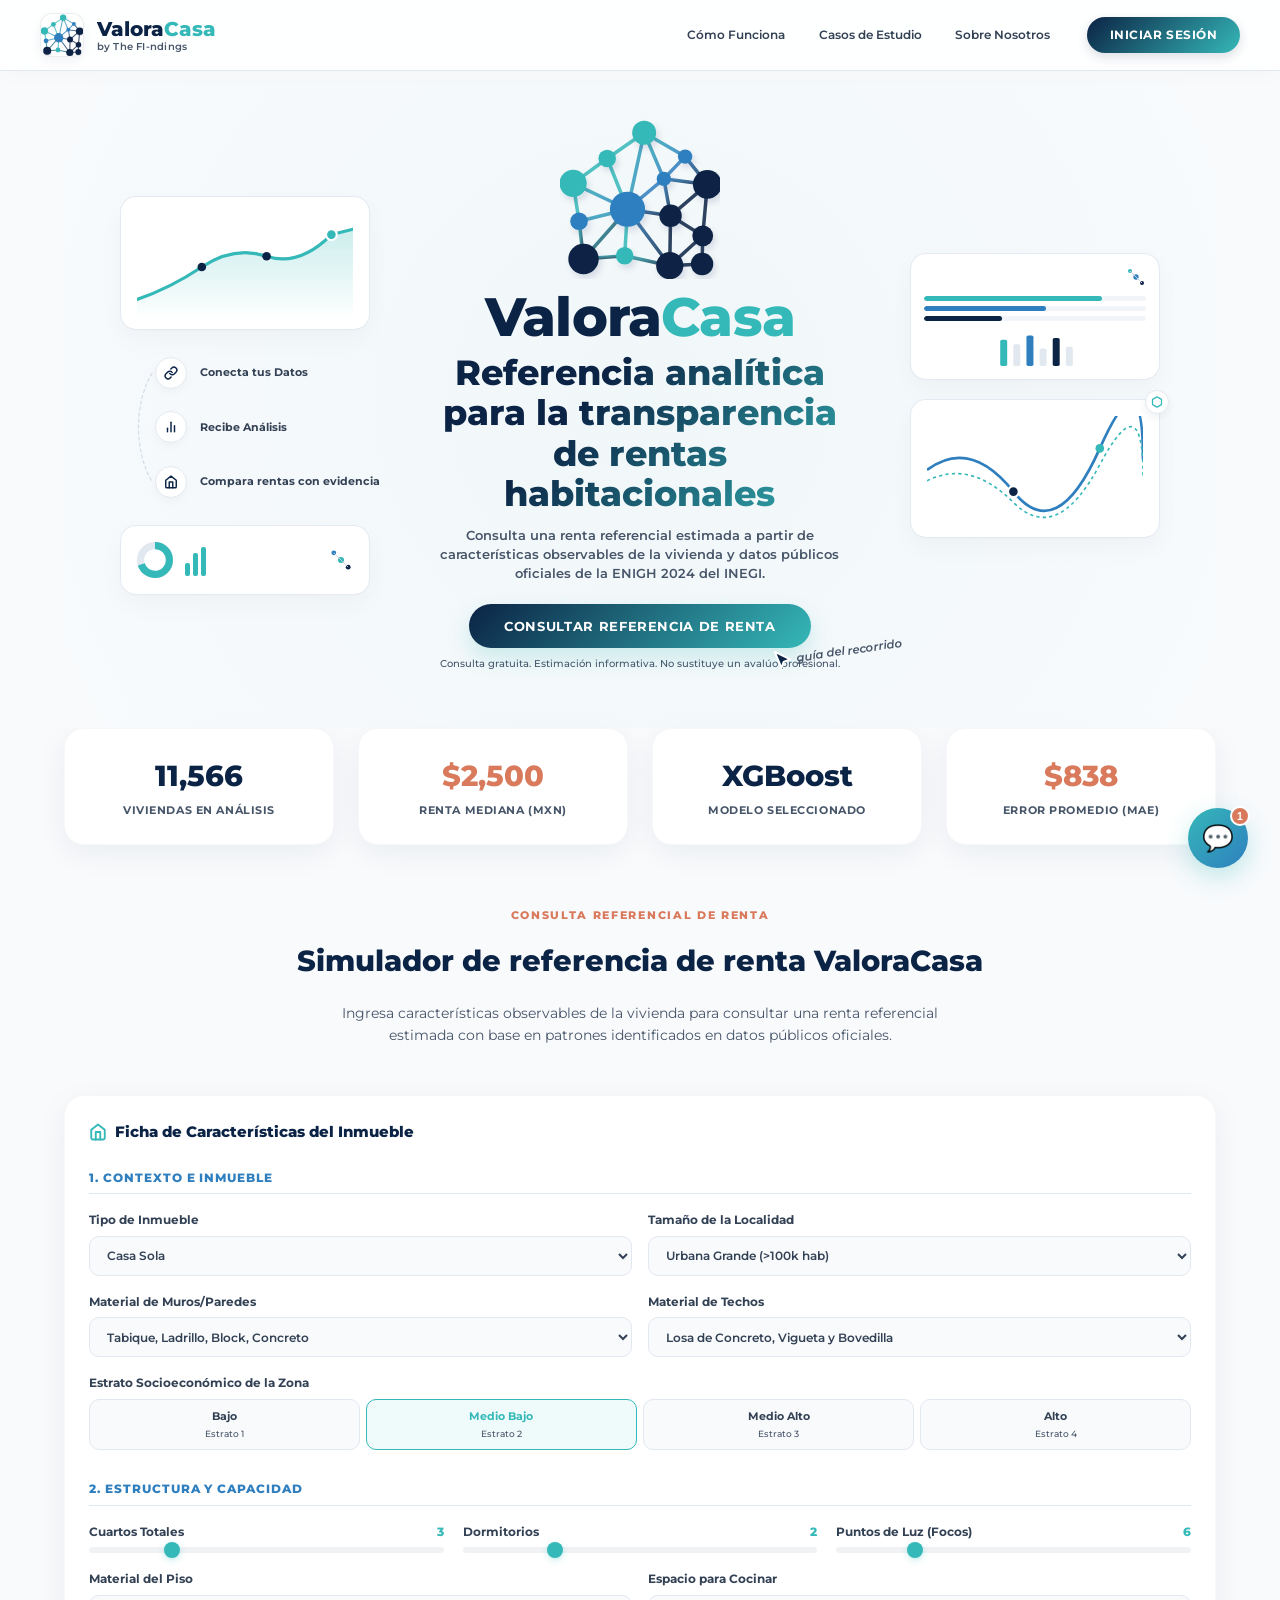
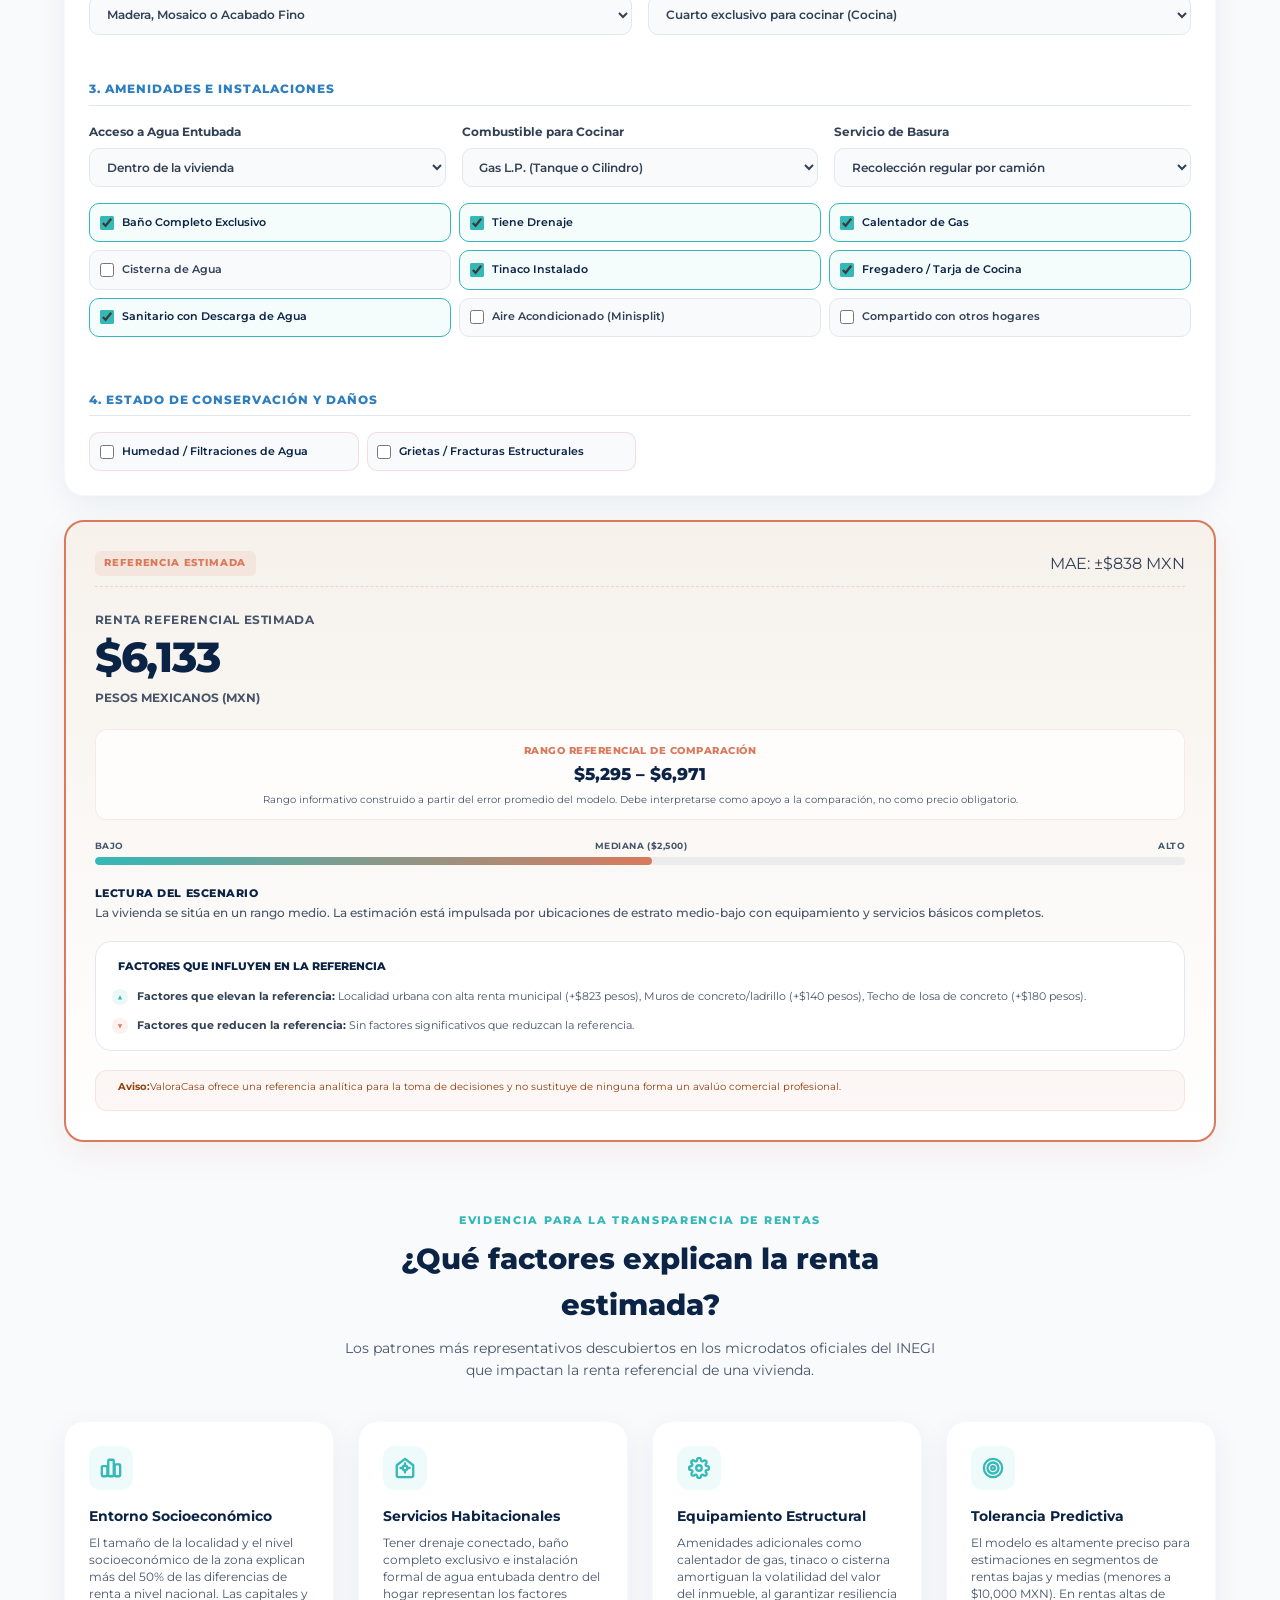
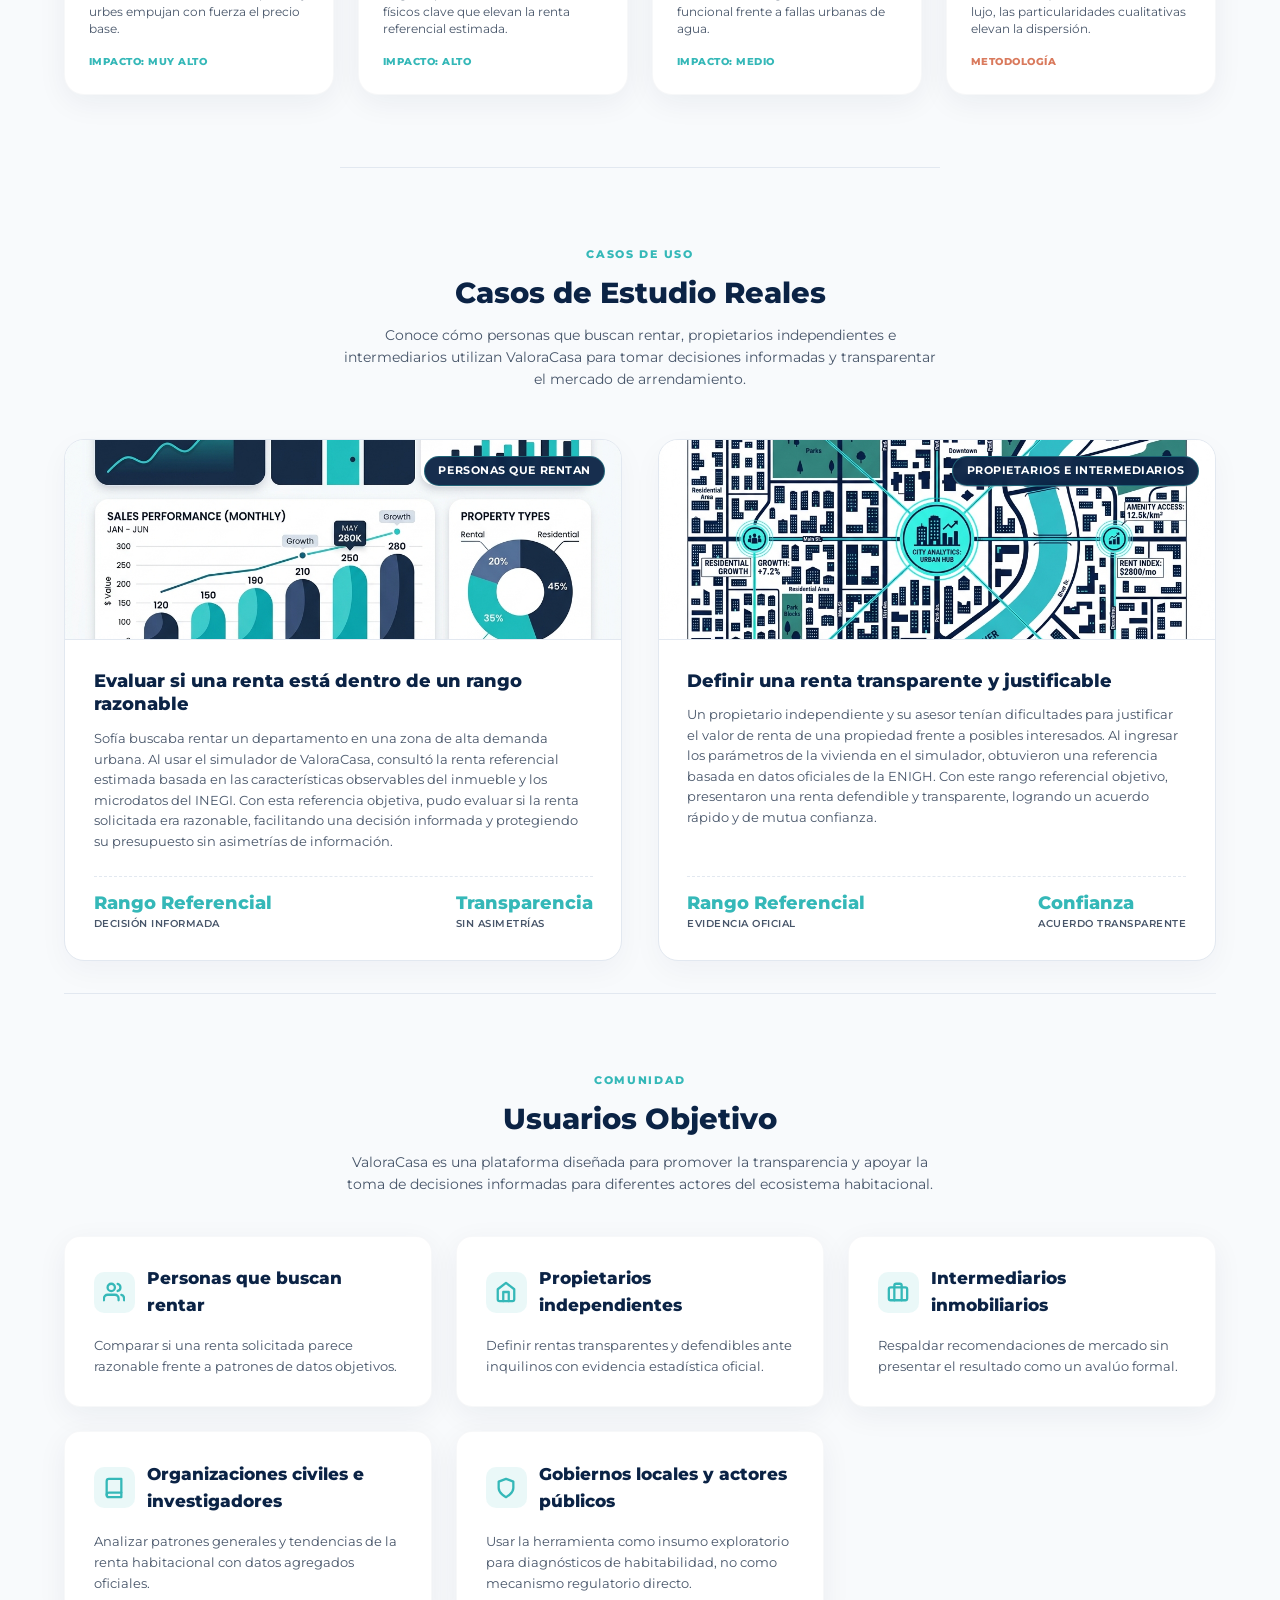
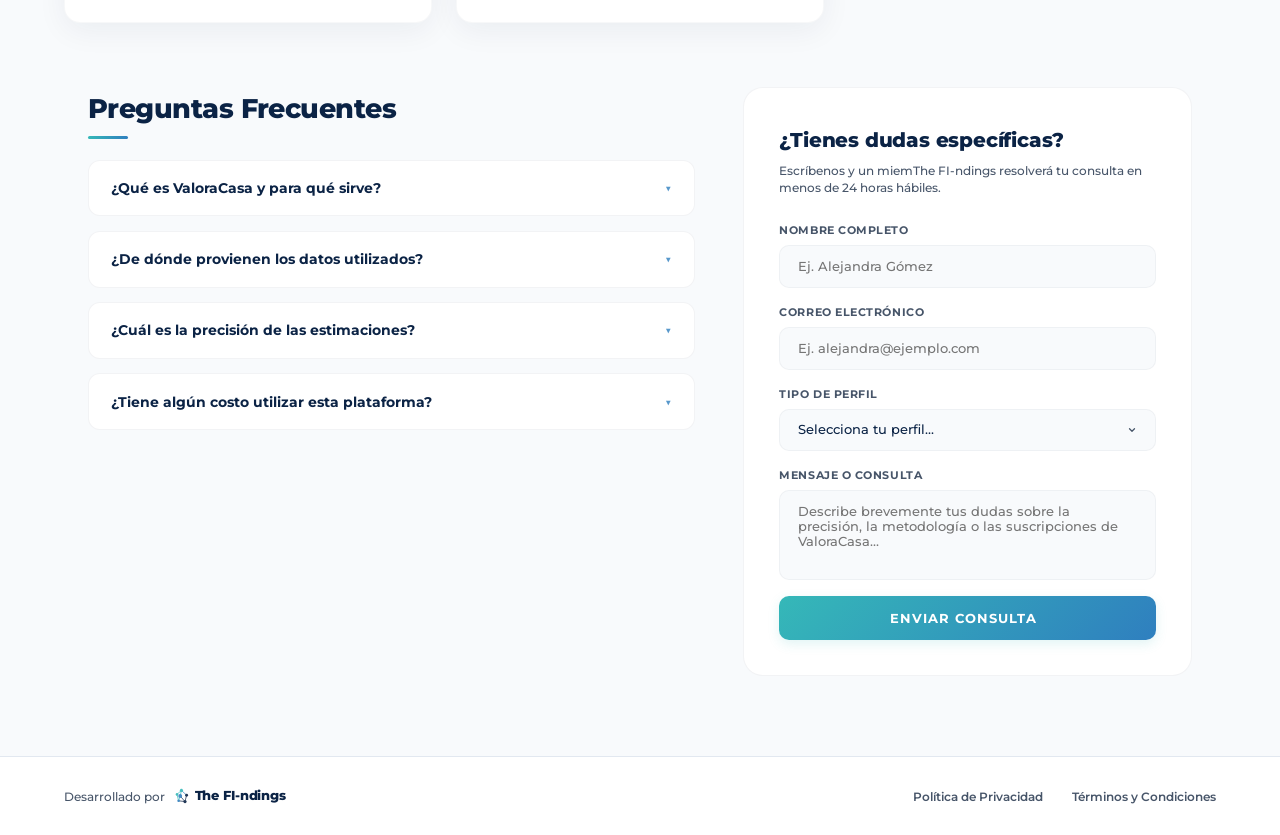
<file: usuariofinal.html>
<!DOCTYPE html>
<html lang="es" class="scroll-smooth">
<head>
<meta charset="utf-8" />
<meta name="viewport" content="width=device-width, initial-scale=1" />
<title>Simulador ValoraCasa | Portal del Usuario Final</title>
<meta name="description" content="Simulador predictivo referencial de rentas residenciales en México basado en microdatos de la ENIGH 2024 del INEGI." />
 
<!-- Google Fonts: Montserrat (300, 400, 500, 600, 700, 800) -->
<link rel="preconnect" href="https://fonts.googleapis.com">
<link rel="preconnect" href="https://fonts.gstatic.com" crossorigin>
<link href="https://fonts.googleapis.com/css2?family=Montserrat:wght@300;400;500;600;700;800&display=swap" rel="stylesheet">
 
<!-- Estilos Personalizados Premium -->
<link rel="stylesheet" href="style.css?v=7" />

<!-- Estilos del FAQ, Contacto y Chatbot -->
<style>
 /* SECCIÓN DE SOPORTE E INFORMACIÓN (FAQ & CONTACTO) */
 .support-grid-section {
 margin: 4rem auto 5rem auto;
 max-width: 1200px;
 padding: 0 1.5rem;
 position: relative;
 z-index: 5;
 }

 .support-container {
 display: grid;
 grid-template-columns: 1.15fr 0.85fr;
 gap: 3rem;
 align-items: start;
 }

 .faq-column {
 display: flex;
 flex-direction: column;
 }

 .section-title {
 font-size: 1.7rem;
 font-weight: 800;
 color: var(--azul-marino);
 margin-bottom: 1.8rem;
 letter-spacing: -0.02em;
 position: relative;
 }

 .section-title::after {
 content: '';
 position: absolute;
 bottom: -0.5rem;
 left: 0;
 width: 40px;
 height: 3px;
 background: linear-gradient(90deg, var(--turquesa), var(--azul-medio));
 border-radius: 2px;
 }

 /* ACORDEÓN DE PREGUNTAS FRECUENTES */
 .accordion-group {
 display: flex;
 flex-direction: column;
 gap: 0.9rem;
 }

 .accordion-item {
 background: var(--white);
 border: 1px solid rgba(11, 35, 69, 0.05);
 border-radius: 12px;
 box-shadow: var(--shadow-sm);
 overflow: hidden;
 transition: var(--transition-smooth);
 }

 .accordion-item:hover {
 border-color: rgba(53, 184, 184, 0.15);
 box-shadow: 0 4px 15px rgba(11, 35, 69, 0.02);
 }

 .accordion-header {
 width: 100%;
 display: flex;
 justify-content: space-between;
 align-items: center;
 padding: 1.15rem 1.4rem;
 background: none;
 border: none;
 font-family: 'Montserrat', sans-serif;
 font-size: 0.9rem;
 font-weight: 700;
 color: var(--azul-marino);
 cursor: pointer;
 text-align: left;
 transition: var(--transition-smooth);
 outline: none;
 }

 .accordion-header:hover {
 color: var(--turquesa);
 }

 .accordion-icon {
 font-size: 0.7rem;
 color: var(--azul-medio);
 transition: transform 0.3s cubic-bezier(0.4, 0, 0.2, 1);
 opacity: 0.8;
 }

 .accordion-content {
 max-height: 0;
 overflow: hidden;
 padding: 0 1.4rem;
 transition: max-height 0.35s cubic-bezier(0.4, 0, 0.2, 1), padding 0.35s ease;
 }

 .accordion-content p {
 font-size: 0.8rem;
 color: var(--gris-azulado);
 line-height: 1.55;
 font-weight: 500;
 padding-bottom: 1.15rem;
 }

 /* Estado Activo Acordeón */
 .accordion-item.active {
 border-color: rgba(53, 184, 184, 0.25);
 box-shadow: 0 6px 20px rgba(11, 35, 69, 0.03);
 }

 .accordion-item.active .accordion-icon {
 transform: rotate(180deg);
 color: var(--turquesa);
 }

 .accordion-item.active .accordion-content {
 max-height: 250px;
 }

 /* TARJETA DE FORMULARIO DE CONTACTO GLASSMORPHIC */
 .contact-column {
 position: relative;
 }

 .contact-card {
 background: var(--white);
 border: 1px solid rgba(11, 35, 69, 0.05);
 border-radius: 20px;
 padding: 2.2rem;
 box-shadow: var(--shadow-md);
 position: relative;
 overflow: hidden;
 transition: var(--transition-smooth);
 }

 .contact-card:hover {
 box-shadow: var(--shadow-lg);
 transform: translateY(-2px);
 }

 .card-title {
 font-size: 1.25rem;
 font-weight: 800;
 color: var(--azul-marino);
 margin-bottom: 0.4rem;
 letter-spacing: -0.01em;
 }

 .card-subtitle {
 font-size: 0.78rem;
 color: var(--gris-azulado);
 margin-bottom: 1.6rem;
 font-weight: 500;
 line-height: 1.4;
 }

 .form-group {
 display: flex;
 flex-direction: column;
 gap: 0.35rem;
 margin-bottom: 1rem;
 }

 .form-label {
 font-size: 0.68rem;
 font-weight: 700;
 text-transform: uppercase;
 letter-spacing: 0.05em;
 color: var(--gris-azulado);
 }

 .form-control {
 width: 100%;
 padding: 0.8rem 1.1rem;
 font-family: 'Montserrat', sans-serif;
 font-size: 0.8rem;
 font-weight: 500;
 color: var(--azul-marino);
 background: var(--blanco-humo);
 border: 1.5px solid rgba(11, 35, 69, 0.04);
 border-radius: 10px;
 outline: none;
 transition: var(--transition-smooth);
 }

 .form-control:focus {
 background: var(--white);
 border-color: var(--turquesa);
 box-shadow: 0 0 0 3px rgba(53, 184, 184, 0.06);
 }

 .form-select {
 appearance: none;
 -webkit-appearance: none;
 background-image: url("data:image/svg+xml,%3Csvg xmlns='http://www.w3.org/2000/svg' width='10' height='10' viewBox='0 0 24 24' fill='none' stroke='%23475569' stroke-width='3' stroke-linecap='round' stroke-linejoin='round'%3E%3Cpath d='M6 9l6 6 6-6'/%3E%3C/svg%3E");
 background-repeat: no-repeat;
 background-position: calc(100% - 1.1rem) center;
 background-size: 10px;
 cursor: pointer;
 }

 .form-textarea {
 resize: none;
 height: 90px;
 }

 .btn-contact-submit {
 width: 100%;
 background: linear-gradient(135deg, var(--turquesa) 0%, var(--azul-medio) 100%);
 color: var(--white);
 border: none;
 padding: 0.9rem;
 border-radius: 10px;
 font-family: 'Montserrat', sans-serif;
 font-size: 0.8rem;
 font-weight: 700;
 text-transform: uppercase;
 letter-spacing: 0.08em;
 cursor: pointer;
 transition: var(--transition-smooth);
 box-shadow: 0 4px 12px rgba(53, 184, 184, 0.15);
 display: flex;
 justify-content: center;
 align-items: center;
 gap: 0.5rem;
 margin-top: 0.5rem;
 }

 .btn-contact-submit:hover {
 transform: translateY(-1px);
 box-shadow: 0 6px 18px rgba(53, 184, 184, 0.25);
 }

 .btn-contact-submit:active {
 transform: translateY(0);
 }

 /* CAPA DE ÉXITO EN EL FORMULARIO */
 .contact-success-overlay {
 position: absolute;
 top: 0;
 left: 0;
 width: 100%;
 height: 100%;
 background: var(--white);
 display: flex;
 flex-direction: column;
 align-items: center;
 justify-content: center;
 padding: 2.2rem;
 text-align: center;
 opacity: 0;
 pointer-events: none;
 transition: opacity 0.4s cubic-bezier(0.16, 1, 0.3, 1);
 z-index: 10;
 }

 .contact-success-overlay.active {
 opacity: 1;
 pointer-events: all;
 }

 .success-circle {
 width: 60px;
 height: 60px;
 border-radius: 50%;
 background: rgba(53, 184, 184, 0.1);
 display: flex;
 align-items: center;
 justify-content: center;
 color: var(--turquesa);
 font-size: 1.8rem;
 margin-bottom: 1.2rem;
 animation: scaleUpSuccess 0.5s cubic-bezier(0.16, 1, 0.3, 1) forwards;
 }

 .success-title {
 font-size: 1.2rem;
 font-weight: 800;
 color: var(--azul-marino);
 margin-bottom: 0.4rem;
 }

 .success-desc {
 font-size: 0.8rem;
 color: var(--gris-azulado);
 line-height: 1.45;
 font-weight: 500;
 }

 /* WIDGET DEL CHATBOT VIRTUAL ASISTENTE (VALORABOT) */
 .chatbot-widget {
 position: fixed;
 bottom: 2rem;
 right: 2rem;
 z-index: 999;
 }

 .chatbot-trigger {
 width: 60px;
 height: 60px;
 border-radius: 50%;
 background: linear-gradient(135deg, var(--turquesa) 0%, var(--azul-medio) 100%);
 border: none;
 cursor: pointer;
 box-shadow: 0 8px 24px rgba(53, 184, 184, 0.3);
 display: flex;
 justify-content: center;
 align-items: center;
 transition: var(--transition-smooth);
 position: relative;
 z-index: 1000;
 outline: none;
 animation: floatTrigger 4s ease-in-out infinite;
 }

 .chatbot-trigger:hover {
 transform: scale(1.08) translateY(-2px);
 box-shadow: 0 12px 30px rgba(53, 184, 184, 0.45);
 }

 .chat-icon {
 font-size: 1.6rem;
 color: var(--white);
 display: flex;
 align-items: center;
 justify-content: center;
 }

 .chat-badge {
 position: absolute;
 top: -2px;
 right: -2px;
 width: 20px;
 height: 20px;
 border-radius: 50%;
 background: var(--terracota);
 border: 2px solid var(--white);
 color: var(--white);
 font-size: 0.65rem;
 font-weight: 800;
 display: flex;
 align-items: center;
 justify-content: center;
 animation: pulseBadge 1.8s infinite;
 }

 /* PANEL DE CONVERSACIÓN DEL CHAT */
 .chat-panel {
 position: absolute;
 bottom: 4.8rem;
 right: 0;
 width: 360px;
 height: 480px;
 background: var(--white);
 border-radius: 20px;
 box-shadow: var(--shadow-lg);
 border: 1px solid rgba(11, 35, 69, 0.08);
 display: flex;
 flex-direction: column;
 overflow: hidden;
 transform: scale(0.8) translateY(30px);
 opacity: 0;
 pointer-events: none;
 transform-origin: bottom right;
 transition: all 0.4s cubic-bezier(0.16, 1, 0.3, 1);
 }

 .chat-panel.active {
 transform: scale(1) translateY(0);
 opacity: 1;
 pointer-events: all;
 }

 .chat-header {
 background: var(--azul-marino);
 color: var(--white);
 padding: 1rem 1.25rem;
 display: flex;
 justify-content: space-between;
 align-items: center;
 }

 .chat-bot-info {
 display: flex;
 align-items: center;
 gap: 0.6rem;
 }

 .chat-status-dot {
 width: 8px;
 height: 8px;
 background: var(--turquesa);
 border-radius: 50%;
 display: inline-block;
 animation: pulseDotGreen 1.5s infinite;
 }

 .chat-bot-name {
 font-size: 0.85rem;
 font-weight: 700;
 letter-spacing: 0.02em;
 }

 .chat-minimize-btn {
 background: none;
 border: none;
 color: rgba(255, 255, 255, 0.6);
 font-size: 0.8rem;
 cursor: pointer;
 transition: var(--transition-smooth);
 width: 24px;
 height: 24px;
 display: flex;
 align-items: center;
 justify-content: center;
 border-radius: 50%;
 }

 .chat-minimize-btn:hover {
 color: var(--white);
 background: rgba(255, 255, 255, 0.08);
 }

 /* HISTORIAL Y DIÁLOGO */
 .chat-messages {
 flex-grow: 1;
 padding: 1.2rem;
 overflow-y: auto;
 display: flex;
 flex-direction: column;
 gap: 0.8rem;
 background: var(--blanco-humo);
 }

 .chat-bubble {
 max-width: 82%;
 padding: 0.7rem 0.9rem;
 border-radius: 14px;
 font-size: 0.78rem;
 font-weight: 500;
 line-height: 1.4;
 word-wrap: break-word;
 }

 .chat-bubble.bot {
 background: var(--white);
 color: var(--azul-marino);
 align-self: flex-start;
 border-bottom-left-radius: 4px;
 box-shadow: var(--shadow-sm);
 border: 1px solid rgba(11, 35, 69, 0.03);
 }

 .chat-bubble.user {
 background: linear-gradient(135deg, var(--turquesa) 0%, var(--azul-medio) 100%);
 color: var(--white);
 align-self: flex-end;
 border-bottom-right-radius: 4px;
 box-shadow: 0 3px 10px rgba(53, 184, 184, 0.12);
 }

 .chat-bubble.typing {
 display: flex;
 align-items: center;
 gap: 4px;
 padding: 0.7rem 1rem;
 }

 .typing-dot {
 width: 6px;
 height: 6px;
 background: var(--gris-azulado);
 border-radius: 50%;
 opacity: 0.4;
 animation: typingBounce 1.4s infinite both;
 }

 .typing-dot:nth-child(2) {
 animation-delay: 0.2s;
 }

 .typing-dot:nth-child(3) {
 animation-delay: 0.4s;
 }

 /* BURBUJAS DE SUGERENCIA */
 .chat-suggestions {
 padding: 0.65rem 0.85rem;
 background: var(--white);
 display: flex;
 flex-wrap: wrap;
 gap: 0.4rem;
 border-top: 1px solid rgba(11, 35, 69, 0.04);
 }

 .suggestion-btn {
 background: var(--blanco-humo);
 border: 1px solid rgba(11, 35, 69, 0.06);
 padding: 0.4rem 0.65rem;
 border-radius: 12px;
 font-family: 'Montserrat', sans-serif;
 font-size: 0.68rem;
 font-weight: 600;
 color: var(--azul-medio);
 cursor: pointer;
 transition: var(--transition-smooth);
 }

 .suggestion-btn:hover {
 background: rgba(53, 184, 184, 0.08);
 border-color: var(--turquesa);
 color: var(--turquesa);
 }

 /* ENTRADA DE TEXTO */
 .chat-input-form {
 padding: 0.75rem 1rem;
 background: var(--white);
 border-top: 1px solid rgba(11, 35, 69, 0.06);
 display: flex;
 align-items: center;
 gap: 0.6rem;
 }

 .chat-input-form input {
 flex-grow: 1;
 border: none;
 outline: none;
 font-family: 'Montserrat', sans-serif;
 font-size: 0.8rem;
 font-weight: 500;
 color: var(--azul-marino);
 padding: 0.4rem 0;
 }

 .chat-input-form input::placeholder {
 color: var(--gris-azulado);
 opacity: 0.6;
 }

 .chat-send-btn {
 background: none;
 border: none;
 color: var(--turquesa);
 font-size: 1.05rem;
 cursor: pointer;
 transition: var(--transition-smooth);
 display: flex;
 align-items: center;
 justify-content: center;
 width: 28px;
 height: 28px;
 border-radius: 50%;
 }

 .chat-send-btn:hover {
 color: var(--azul-medio);
 background: var(--blanco-humo);
 }

 /* KEYFRAMES & ANIMACIONES */
 @keyframes scaleUpSuccess {
 from { transform: scale(0.7); opacity: 0; }
 to { transform: scale(1); opacity: 1; }
 }

 @keyframes floatTrigger {
 0% { transform: translateY(0); }
 50% { transform: translateY(-5px); }
 100% { transform: translateY(0); }
 }

 @keyframes pulseBadge {
 0% { transform: scale(1); box-shadow: 0 0 0 0 rgba(217, 122, 93, 0.6); }
 70% { transform: scale(1.1); box-shadow: 0 0 0 6px rgba(217, 122, 93, 0); }
 100% { transform: scale(1); box-shadow: 0 0 0 0 rgba(217, 122, 93, 0); }
 }

 @keyframes pulseDotGreen {
 0% { transform: scale(1); opacity: 1; }
 50% { transform: scale(1.25); opacity: 0.7; }
 100% { transform: scale(1); opacity: 1; }
 }

 @keyframes typingBounce {
 0%, 80%, 100% { transform: translateY(0); }
 40% { transform: translateY(-4px); }
 }

 /* RESPONSIVIDAD GENERAL */
 @media (max-width: 991px) {
 .support-container {
 grid-template-columns: 1fr;
 gap: 2.5rem;
 }
 }

 @media (max-width: 480px) {
 .support-grid-section {
 margin: 3rem auto;
 }
 .chat-panel {
 width: calc(100vw - 3rem);
 height: 420px;
 right: -0.5rem;
 }
 }
</style>
</head>
<body>

<!-- BARRA DE NAVEGACIÓN STICKY (no-print) -->
<header class="no-print">
<div class="container nav-container">
<!-- Identidad de Marca -->
<a href="index.html" class="brand-logo">
<div class="logo-badge">
<svg class="findings-logo-svg" viewBox="0 0 100 100" xmlns="http://www.w3.org/2000/svg">
<defs>
<filter id="logo-shadow" x="-30%" y="-30%" width="160%" height="160%">
<feDropShadow dx="1" dy="1.5" stdDeviation="1.2" flood-color="#0B2345" flood-opacity="0.15" />
</filter>
<linearGradient id="grad-teal-blue" x1="0%" y1="0%" x2="100%" y2="100%">
<stop offset="0%" stop-color="#35B8B8" />
<stop offset="100%" stop-color="#2F7FBF" />
</linearGradient>
<linearGradient id="grad-teal-dark" x1="0%" y1="0%" x2="100%" y2="100%">
<stop offset="0%" stop-color="#35B8B8" />
<stop offset="100%" stop-color="#0B2345" />
</linearGradient>
<linearGradient id="grad-blue-dark" x1="0%" y1="0%" x2="100%" y2="100%">
<stop offset="0%" stop-color="#2F7FBF" />
<stop offset="100%" stop-color="#0B2345" />
</linearGradient>
</defs>
<!-- Conexiones -->
<g class="logo-links" stroke-width="2.5" stroke-linecap="round" opacity="0.8">
<!-- Outline -->
<line x1="52.6" y1="8.6" x2="29.5" y2="24.7" stroke="#35B8B8" />
<line x1="29.5" y1="24.7" x2="8.2" y2="40.2" stroke="#35B8B8" />
<line x1="8.2" y1="40.2" x2="11.9" y2="63.9" stroke="#35B8B8" />
<line x1="11.9" y1="63.9" x2="14.7" y2="87.5" stroke="url(#grad-teal-dark)" />
<line x1="14.7" y1="87.5" x2="40.4" y2="85.5" stroke="url(#grad-teal-dark)" />
<line x1="40.4" y1="85.5" x2="68.6" y2="91.7" stroke="url(#grad-teal-dark)" />
<line x1="68.6" y1="91.7" x2="88.8" y2="90.6" stroke="#0B2345" />
<line x1="88.8" y1="90.6" x2="89.2" y2="73.0" stroke="#0B2345" />
<line x1="89.2" y1="73.0" x2="92.1" y2="40.9" stroke="#0B2345" />
<line x1="92.1" y1="40.9" x2="78.2" y2="23.5" stroke="url(#grad-blue-dark)" />
<line x1="78.2" y1="23.5" x2="52.6" y2="8.6" stroke="url(#grad-teal-blue)" />

<!-- Internal center connections -->
<line x1="42.2" y1="56.4" x2="8.2" y2="40.2" stroke="url(#grad-teal-blue)" />
<line x1="42.2" y1="56.4" x2="11.9" y2="63.9" stroke="url(#grad-teal-blue)" />
<line x1="42.2" y1="56.4" x2="14.7" y2="87.5" stroke="url(#grad-teal-dark)" />
<line x1="42.2" y1="56.4" x2="40.4" y2="85.5" stroke="#35B8B8" />
<line x1="42.2" y1="56.4" x2="68.6" y2="91.7" stroke="url(#grad-blue-dark)" />
<line x1="42.2" y1="56.4" x2="69.1" y2="60.5" stroke="url(#grad-blue-dark)" />
<line x1="42.2" y1="56.4" x2="64.9" y2="37.4" stroke="#2F7FBF" />
<line x1="42.2" y1="56.4" x2="29.5" y2="24.7" stroke="#35B8B8" />
<line x1="42.2" y1="56.4" x2="52.6" y2="8.6" stroke="url(#grad-teal-blue)" />

<!-- Other internal connections -->
<line x1="52.6" y1="8.6" x2="64.9" y2="37.4" stroke="url(#grad-teal-blue)" />
<line x1="64.9" y1="37.4" x2="92.1" y2="40.9" stroke="url(#grad-blue-dark)" />
<line x1="64.9" y1="37.4" x2="78.2" y2="23.5" stroke="#2F7FBF" />
<line x1="64.9" y1="37.4" x2="69.1" y2="60.5" stroke="url(#grad-blue-dark)" />
<line x1="69.1" y1="60.5" x2="92.1" y2="40.9" stroke="#0B2345" />
<line x1="69.1" y1="60.5" x2="89.2" y2="73.0" stroke="#0B2345" />
<line x1="69.1" y1="60.5" x2="68.6" y2="91.7" stroke="#0B2345" />
<line x1="89.2" y1="73.0" x2="68.6" y2="91.7" stroke="#0B2345" />
</g>
<!-- Nodos con Sombra -->
<g class="logo-nodes" filter="url(#logo-shadow)">
<!-- Teal/Cyan Nodes -->
<circle cx="52.6" cy="8.6" r="7.5" fill="#35B8B8" />
<circle cx="29.5" cy="24.7" r="5.5" fill="#35B8B8" />
<circle cx="8.2" cy="40.2" r="8.5" fill="#35B8B8" />
<circle cx="40.4" cy="85.5" r="5.5" fill="#35B8B8" />
 
<!-- Blue Nodes -->
<circle cx="11.9" cy="63.9" r="5.5" fill="#2F7FBF" />
<circle cx="78.2" cy="23.5" r="4.5" fill="#2F7FBF" />
<circle cx="42.2" cy="56.4" r="11" fill="#2F7FBF" />
<circle cx="64.9" cy="37.4" r="4.5" fill="#2F7FBF" />

<!-- Deep Navy Nodes -->
<circle cx="14.7" cy="87.5" r="9.5" fill="#0B2345" />
<circle cx="68.6" cy="91.7" r="8.5" fill="#0B2345" />
<circle cx="88.8" cy="90.6" r="7" fill="#0B2345" />
<circle cx="89.2" cy="73.0" r="6.5" fill="#0B2345" />
<circle cx="92.1" cy="40.9" r="9" fill="#0B2345" />
<circle cx="69.1" cy="60.5" r="7" fill="#0B2345" />
</g>
</svg>
</div>
<div class="brand-text-block" style="display: flex; flex-direction: column; line-height: 1.1;">
<h1 class="brand-name" style="font-weight: 800; font-size: 1.25rem; margin: 0;">Valora<span style="color: var(--turquesa);">Casa</span></h1>
<span style="font-size: 0.65rem; color: var(--gris-azulado); font-weight: 600; margin-top: 1px; letter-spacing: 0.02em;">by The FI-ndings</span>
</div>
</a>

<!-- Navegación Premium -->
<div style="display: flex; align-items: center; gap: 1.5rem;">
<nav class="nav-links">
<a href="#estimar" class="nav-link">Cómo Funciona</a>
<a href="#insights" class="nav-link">Casos de Estudio</a>
<a href="#soporte" class="nav-link">Sobre Nosotros</a>
</nav>
<a href="login.html" class="btn-login-pill">INICIAR SESIÓN</a>
</div>
</div>
</header>

<!-- CONTENEDOR PRINCIPAL -->
<main class="container" style="margin-top: 0.5rem;">

<!-- CAPA 1: EXPERIENCIA USUARIO FINAL -->
<div id="capa-usuario-seccion">
 
<!-- INDICADOR VISUAL DE CAPA (no-print) - Ocultado para fidelidad de diseño de la landing page real
<div class="capa-indicador no-print">
<div class="capa-tag capa-usuario-tag">
<span class="capa-dot"></span>
 Portal del Usuario Final
</div>
<div class="capa-subtext">Optimizado para propietarios, inquilinos e intermediarios comerciales</div>
</div>
 -->
<!-- SECCIÓN 1: INICIO (HERO PREMIUM) -->
<section id="inicio" class="premium-hero">
<div class="premium-hero-container">
 
<!-- Columna Izquierda (Tarjetas flotantes e itinerario de características) -->
<div class="hero-column hero-left">
<!-- Tarjeta Superior Izquierda: Onda de Datos SVG -->
<div class="floating-card wave-card" style="animation-delay: 0s;">
<div class="card-chart-container">
<svg viewBox="0 0 200 100" class="chart-svg">
<defs>
<linearGradient id="wave-grad" x1="0%" y1="0%" x2="0%" y2="100%">
<stop offset="0%" stop-color="var(--turquesa)" stop-opacity="0.25" />
<stop offset="100%" stop-color="var(--turquesa)" stop-opacity="0" />
</linearGradient>
</defs>
<path d="M 0 80 Q 30 70, 60 50 T 120 40 T 180 20 L 200 15 L 200 100 L 0 100 Z" fill="url(#wave-grad)" />
<path d="M 0 80 Q 30 70, 60 50 T 120 40 T 180 20 L 200 15" fill="none" stroke="var(--turquesa)" stroke-width="3" stroke-linecap="round" />
<circle cx="60" cy="50" r="4" fill="var(--azul-marino)" />
<circle cx="120" cy="40" r="4" fill="var(--azul-marino)" />
<circle cx="180" cy="20" r="5" fill="var(--turquesa)" stroke="var(--white)" stroke-width="2" />
</svg>
</div>
</div>

<!-- Conector de Características con Línea Curva Discontinua -->
<div class="features-timeline">
<svg class="timeline-curve" viewBox="0 0 50 180" fill="none" xmlns="http://www.w3.org/2000/svg">
<path d="M25 0 C -5 50, -5 130, 25 180" stroke="#CBD5E1" stroke-width="2" stroke-dasharray="5 5" stroke-linecap="round" />
</svg>
<div class="timeline-items">
<div class="timeline-item">
<div class="timeline-icon">
<svg viewBox="0 0 24 24" width="14" height="14" fill="none" stroke="currentColor" stroke-width="2.5" stroke-linecap="round" stroke-linejoin="round">
<path d="M10 13a5 5 0 0 0 7.54.54l3-3a5 5 0 0 0-7.07-7.07l-1.72 1.71"></path>
<path d="M14 11a5 5 0 0 0-7.54-.54l-3 3a5 5 0 0 0 7.07 7.07l1.71-1.71"></path>
</svg>
</div>
<div class="timeline-content">
<h4>Conecta tus Datos</h4>
</div>
</div>
<div class="timeline-item">
<div class="timeline-icon">
<svg viewBox="0 0 24 24" width="14" height="14" fill="none" stroke="currentColor" stroke-width="2.5" stroke-linecap="round" stroke-linejoin="round">
<line x1="18" y1="20" x2="18" y2="10"></line>
<line x1="12" y1="20" x2="12" y2="4"></line>
<line x1="6" y1="20" x2="6" y2="14"></line>
</svg>
</div>
<div class="timeline-content">
<h4>Recibe Análisis</h4>
</div>
</div>
<div class="timeline-item">
<div class="timeline-icon">
<svg viewBox="0 0 24 24" width="14" height="14" fill="none" stroke="currentColor" stroke-width="2.5" stroke-linecap="round" stroke-linejoin="round">
<path d="M3 9l9-7 9 7v11a2 2 0 0 1-2 2H5a2 2 0 0 1-2-2z"></path>
<polyline points="9 22 9 12 15 12 15 22"></polyline>
</svg>
</div>
<div class="timeline-content">
<h4>Compara rentas con evidencia</h4>
</div>
</div>
</div>
</div>

<!-- Tarjeta Inferior Izquierda: Pastel y Barras -->
<div class="floating-card network-card-left" style="animation-delay: 1.5s;">
<div class="network-card-inner">
<div class="mini-chart-pie">
<svg viewBox="0 0 100 100" class="pie-svg">
<circle cx="50" cy="50" r="40" fill="none" stroke="#E2E8F0" stroke-width="20" />
<circle cx="50" cy="50" r="40" fill="none" stroke="var(--turquesa)" stroke-width="20" stroke-dasharray="175 251" stroke-dashoffset="0" />
</svg>
</div>
<div class="mini-chart-bars">
<div class="bar" style="height: 40%;"></div>
<div class="bar" style="height: 70%;"></div>
<div class="bar" style="height: 90%;"></div>
</div>
<div class="mini-network-icon">
<svg viewBox="0 0 40 40" width="24" height="24">
<circle cx="20" cy="20" r="5" fill="var(--turquesa)" />
<circle cx="8" cy="8" r="4" fill="var(--azul-medio)" />
<circle cx="32" cy="32" r="4" fill="var(--azul-marino)" />
<line x1="20" y1="20" x2="8" y2="8" stroke="#CBD5E1" stroke-width="1.5" />
<line x1="20" y1="20" x2="32" y2="32" stroke="#CBD5E1" stroke-width="1.5" />
</svg>
</div>
</div>
</div>
</div>

<!-- Columna Central: Copys y Botón de Exploración Principal con Red Orgánica -->
<div class="hero-column hero-center">
<!-- Logotipo de Red Orgánica Grande -->
<div class="large-hero-logo">
<svg viewBox="0 0 100 100" class="hero-logo-svg" xmlns="http://www.w3.org/2000/svg">
<defs>
<filter id="hero-logo-shadow" x="-30%" y="-30%" width="160%" height="160%">
<feDropShadow dx="1.5" dy="2.5" stdDeviation="2" flood-color="#0B2345" flood-opacity="0.12" />
</filter>
<linearGradient id="hero-grad-teal-blue" x1="0%" y1="0%" x2="100%" y2="100%">
<stop offset="0%" stop-color="#35B8B8" />
<stop offset="100%" stop-color="#2F7FBF" />
</linearGradient>
<linearGradient id="hero-grad-teal-dark" x1="0%" y1="0%" x2="100%" y2="100%">
<stop offset="0%" stop-color="#35B8B8" />
<stop offset="100%" stop-color="#0B2345" />
</linearGradient>
<linearGradient id="hero-grad-blue-dark" x1="0%" y1="0%" x2="100%" y2="100%">
<stop offset="0%" stop-color="#2F7FBF" />
<stop offset="100%" stop-color="#0B2345" />
</linearGradient>
</defs>
<!-- Conexiones -->
<g class="logo-links" stroke-width="2.2" stroke-linecap="round" opacity="0.85">
<line x1="52.6" y1="8.6" x2="29.5" y2="24.7" stroke="#35B8B8" />
<line x1="29.5" y1="24.7" x2="8.2" y2="40.2" stroke="#35B8B8" />
<line x1="8.2" y1="40.2" x2="11.9" y2="63.9" stroke="#35B8B8" />
<line x1="11.9" y1="63.9" x2="14.7" y2="87.5" stroke="url(#hero-grad-teal-dark)" />
<line x1="14.7" y1="87.5" x2="40.4" y2="85.5" stroke="url(#hero-grad-teal-dark)" />
<line x1="40.4" y1="85.5" x2="68.6" y2="91.7" stroke="url(#hero-grad-teal-dark)" />
<line x1="68.6" y1="91.7" x2="88.8" y2="90.6" stroke="#0B2345" />
<line x1="88.8" y1="90.6" x2="89.2" y2="73.0" stroke="#0B2345" />
<line x1="89.2" y1="73.0" x2="92.1" y2="40.9" stroke="#0B2345" />
<line x1="92.1" y1="40.9" x2="78.2" y2="23.5" stroke="url(#hero-grad-blue-dark)" />
<line x1="78.2" y1="23.5" x2="52.6" y2="8.6" stroke="url(#hero-grad-teal-blue)" />

<line x1="42.2" y1="56.4" x2="8.2" y2="40.2" stroke="url(#hero-grad-teal-blue)" />
<line x1="42.2" y1="56.4" x2="11.9" y2="63.9" stroke="url(#hero-grad-teal-blue)" />
<line x1="42.2" y1="56.4" x2="14.7" y2="87.5" stroke="url(#hero-grad-teal-dark)" />
<line x1="42.2" y1="56.4" x2="40.4" y2="85.5" stroke="#35B8B8" />
<line x1="42.2" y1="56.4" x2="68.6" y2="91.7" stroke="url(#hero-grad-blue-dark)" />
<line x1="42.2" y1="56.4" x2="69.1" y2="60.5" stroke="url(#hero-grad-blue-dark)" />
<line x1="42.2" y1="56.4" x2="64.9" y2="37.4" stroke="#2F7FBF" />
<line x1="42.2" y1="56.4" x2="29.5" y2="24.7" stroke="#35B8B8" />
<line x1="42.2" y1="56.4" x2="52.6" y2="8.6" stroke="url(#hero-grad-teal-blue)" />

<line x1="52.6" y1="8.6" x2="64.9" y2="37.4" stroke="url(#hero-grad-teal-blue)" />
<line x1="64.9" y1="37.4" x2="92.1" y2="40.9" stroke="url(#hero-grad-blue-dark)" />
<line x1="64.9" y1="37.4" x2="78.2" y2="23.5" stroke="#2F7FBF" />
<line x1="64.9" y1="37.4" x2="69.1" y2="60.5" stroke="url(#hero-grad-blue-dark)" />
<line x1="69.1" y1="60.5" x2="92.1" y2="40.9" stroke="#0B2345" />
<line x1="69.1" y1="60.5" x2="89.2" y2="73.0" stroke="#0B2345" />
<line x1="69.1" y1="60.5" x2="68.6" y2="91.7" stroke="#0B2345" />
<line x1="89.2" y1="73.0" x2="68.6" y2="91.7" stroke="#0B2345" />
</g>
<!-- Nodos -->
<g class="logo-nodes" filter="url(#hero-logo-shadow)">
<circle cx="52.6" cy="8.6" r="7.5" fill="#35B8B8" />
<circle cx="29.5" cy="24.7" r="5.5" fill="#35B8B8" />
<circle cx="8.2" cy="40.2" r="8.5" fill="#35B8B8" />
<circle cx="40.4" cy="85.5" r="5.5" fill="#35B8B8" />
 
<circle cx="11.9" cy="63.9" r="5.5" fill="#2F7FBF" />
<circle cx="78.2" cy="23.5" r="4.5" fill="#2F7FBF" />
<circle cx="42.2" cy="56.4" r="11" fill="#2F7FBF" />
<circle cx="64.9" cy="37.4" r="4.5" fill="#2F7FBF" />

<circle cx="14.7" cy="87.5" r="9.5" fill="#0B2345" />
<circle cx="68.6" cy="91.7" r="8.5" fill="#0B2345" />
<circle cx="88.8" cy="90.6" r="7" fill="#0B2345" />
<circle cx="89.2" cy="73.0" r="6.5" fill="#0B2345" />
<circle cx="92.1" cy="40.9" r="9" fill="#0B2345" />
<circle cx="69.1" cy="60.5" r="7" fill="#0B2345" />
</g>
</svg>
</div>

<!-- Títulos e Identidad -->
<h2 class="premium-hero-title">Valora<span style="color: #35B8B8;">Casa</span></h2>
<h3 class="premium-hero-subtitle-network">Referencia analítica para la transparencia de rentas habitacionales</h3>
<p class="premium-hero-description">
 Consulta una renta referencial estimada a partir de características observables de la vivienda y datos públicos oficiales de la ENIGH 2024 del INEGI.
</p>

<!-- Botón CTA con Cursor Animado y Guía -->
<div class="cta-button-wrapper">
<button onclick="document.getElementById('estimar').scrollIntoView({behavior: 'smooth'})" class="btn-premium-cta">
 CONSULTAR REFERENCIA DE RENTA
</button>
<div class="tour-guide-container">
<svg viewBox="0 0 24 24" class="guide-cursor" width="22" height="22" fill="none">
<path d="M4 3l16 9-7 2.5L10.5 21 4 3z" fill="var(--azul-marino)" stroke="var(--white)" stroke-width="2" stroke-linejoin="round" />
</svg>
<span class="tour-guide-text">guía del recorrido</span>
</div>
</div>
<span class="cta-subtext">Consulta gratuita. Estimación informativa. No sustituye un avalúo profesional.</span>
</div>

<!-- Columna Derecha (Tarjetas de datos flotantes) -->
<div class="hero-column hero-right">
<!-- Tarjeta Superior Derecha: Panel de Datos y Mini Barras -->
<div class="floating-card data-panel-card" style="animation-delay: 0.7s;">
<div class="data-panel-header">
<div class="mini-network-blue">
<svg viewBox="0 0 30 30" width="20" height="20">
<circle cx="15" cy="15" r="4" fill="var(--azul-medio)" />
<circle cx="6" cy="6" r="3" fill="var(--turquesa)" />
<circle cx="24" cy="24" r="3" fill="var(--azul-marino)" />
<line x1="15" y1="15" x2="6" y2="6" stroke="#CBD5E1" stroke-width="1.5" />
<line x1="15" y1="15" x2="24" y2="24" stroke="#CBD5E1" stroke-width="1.5" />
</svg>
</div>
</div>
<div class="data-panel-progress-list">
<div class="progress-item">
<div class="progress-bar-fill" style="width: 80%; background-color: var(--turquesa);"></div>
</div>
<div class="progress-item">
<div class="progress-bar-fill" style="width: 55%; background-color: var(--azul-medio);"></div>
</div>
<div class="progress-item">
<div class="progress-bar-fill" style="width: 35%; background-color: var(--azul-marino);"></div>
</div>
</div>
<div class="data-panel-bar-chart">
<svg viewBox="0 0 100 40" class="mini-bars-svg">
<rect x="10" y="10" width="8" height="30" rx="2" fill="var(--turquesa)" />
<rect x="25" y="15" width="8" height="25" rx="2" fill="#E2E8F0" />
<rect x="40" y="5" width="8" height="35" rx="2" fill="var(--azul-medio)" />
<rect x="55" y="20" width="8" height="20" rx="2" fill="#E2E8F0" />
<rect x="70" y="8" width="8" height="32" rx="2" fill="var(--azul-marino)" />
<rect x="85" y="18" width="8" height="22" rx="2" fill="#E2E8F0" />
</svg>
</div>
</div>

<!-- Tarjeta Inferior Derecha: Gráfico de Ondas de Interconexión -->
<div class="floating-card line-card-right" style="animation-delay: 2.2s;">
<div class="card-chart-container">
<svg viewBox="0 0 200 100" class="chart-svg">
<path d="M 0 50 Q 40 20, 80 70 T 160 30 T 200 40" fill="none" stroke="var(--azul-medio)" stroke-width="2.5" />
<path d="M 0 60 Q 40 40, 80 80 T 160 45 T 200 55" fill="none" stroke="var(--turquesa)" stroke-width="1.5" stroke-dasharray="3 3" />
<circle cx="80" cy="70" r="5" fill="var(--azul-marino)" stroke="var(--white)" stroke-width="2" />
<circle cx="160" cy="30" r="4" fill="var(--turquesa)" />
</svg>
</div>
<div class="line-card-badge">
<svg viewBox="0 0 24 24" width="12" height="12" fill="none" stroke="currentColor" stroke-width="2.5">
<path d="M21 16V8a2 2 0 0 0-1-1.73l-7-4a2 2 0 0 0-2 0l-7 4A2 2 0 0 0 3 8v8a2 2 0 0 0 1 1.73l7 4a2 2 0 0 0 2 0l7-4A2 2 0 0 0 21 16z"></path>
</svg>
</div>
</div>
</div>

</div>
</section>

<!-- SECCIÓN DE KPIs DESTACADOS DEL DATASET -->
<section class="kpis-section">
<div class="grid-2 grid-4">
<div class="card kpi-card">
<span class="kpi-val">11,566</span>
<span class="kpi-lbl">Viviendas en Análisis</span>
</div>
<div class="card kpi-card">
<span class="kpi-val kpi-val-highlight">$2,500</span>
<span class="kpi-lbl">Renta Mediana (MXN)</span>
</div>
<div class="card kpi-card">
<span class="kpi-val">XGBoost</span>
<span class="kpi-lbl">Modelo Seleccionado</span>
</div>
<div class="card kpi-card">
<span class="kpi-val kpi-val-highlight">$838</span>
<span class="kpi-lbl">Error Promedio (MAE)</span>
</div>
</div>
</section>

<!-- SECCIÓN 2: SIMULADOR INTERACTIVO DE RENTA (CALIBRADO CON XGBOOST) -->
<section id="estimar" class="section-padding" style="margin-bottom: 4rem;">
<div class="search-header-container" style="max-width: 800px; margin: 0 auto 3rem auto; text-align: center; position: relative;">
  <span class="section-subtitle-tag" style="margin-bottom: 0.8rem;">Consulta referencial de renta</span>
  <h3 class="section-main-title" style="margin-bottom: 1.2rem; font-family: var(--font-family); color: var(--azul-marino);">Simulador de referencia de renta ValoraCasa</h3>
  <p class="section-desc" style="margin-bottom: 2rem; max-width: 650px; margin-left: auto; margin-right: auto; font-family: var(--font-family);">
    Ingresa características observables de la vivienda para consultar una renta referencial estimada con base en patrones identificados en datos públicos oficiales.
  </p>
</div>

<div class="grid-12" style="align-items: start;">
<!-- Columna Inputs: Ficha Técnica de la Vivienda -->
<div style="grid-column: span 12;" class="md-col-7 card">
<h4 style="font-size: 0.95rem; font-weight: 800; color: var(--azul-marino); margin-bottom: 1.5rem; display: flex; align-items: center; gap: 0.5rem; font-family: var(--font-family);">
  <svg viewBox="0 0 24 24" width="18" height="18" fill="none" stroke="currentColor" stroke-width="2.5" stroke-linecap="round" stroke-linejoin="round" style="color: var(--turquesa);">
    <path d="M3 9l9-7 9 7v11a2 2 0 0 1-2 2H5a2 2 0 0 1-2-2z"></path>
    <polyline points="9 22 9 12 15 12 15 22"></polyline>
  </svg>
  Ficha de Características del Inmueble
</h4>
<form class="sim-form" onsubmit="return false;">

<!-- Grupo 1: Ubicación y Categoría -->
<div>
<h4 class="sim-group-title">1. Contexto e Inmueble</h4>
<div class="grid-2" style="gap: 1rem; margin-bottom: 1rem;">
<div class="input-field">
<label class="input-label" for="in_tipo_viv">Tipo de Inmueble</label>
<select id="in_tipo_viv" class="select-control">
<option value="casa_sol" selected>Casa Sola</option>
<option value="depto">Departamento en Edificio</option>
<option value="cuarto">Cuarto en Vecindad o Accesoria</option>
</select>
</div>
<div class="input-field">
<label class="input-label" for="in_loc">Tamaño de la Localidad</label>
<select id="in_loc" class="select-control">
<option value="urbana_g" selected>Urbana Grande (>100k hab)</option>
<option value="urbana_m">Urbana Mediana (15k - 99k hab)</option>
<option value="urbana_p">Urbana Pequeña (2.5k - 14.9k hab)</option>
<option value="rural">Rural (&lt; 2.5k hab)</option>
</select>
</div>
</div>

<div class="grid-2" style="gap: 1rem; margin-bottom: 1rem;">
<div class="input-field">
<label class="input-label" for="in_pared">Material de Muros/Paredes</label>
<select id="in_pared" class="select-control">
<option value="concreto" selected>Tabique, Ladrillo, Block, Concreto</option>
<option value="madera">Madera o Adobe</option>
<option value="lamina">Lámina, Cartón o Material de Desecho</option>
</select>
</div>
<div class="input-field">
<label class="input-label" for="in_techo">Material de Techos</label>
<select id="in_techo" class="select-control">
<option value="concreto" selected>Losa de Concreto, Vigueta y Bovedilla</option>
<option value="lamina_metal">Lámina de Asbesto, Metal o Teja</option>
<option value="lamina_carton">Lámina de Cartón, Palma o Madera</option>
</select>
</div>
</div>

<div class="input-field">
<label class="input-label">Estrato Socioeconómico de la Zona</label>
<div class="estrato-grid">
<label class="estrato-btn" id="lbl-est-1" onclick="selectEstrato(1)">
<input type="radio" name="in_estrato" value="1" />
<span class="est-title">Bajo</span>
<span class="est-sub">Estrato 1</span>
</label>
<label class="estrato-btn active" id="lbl-est-2" onclick="selectEstrato(2)">
<input type="radio" name="in_estrato" value="2" checked />
<span class="est-title">Medio Bajo</span>
<span class="est-sub">Estrato 2</span>
</label>
<label class="estrato-btn" id="lbl-est-3" onclick="selectEstrato(3)">
<input type="radio" name="in_estrato" value="3" />
<span class="est-title">Medio Alto</span>
<span class="est-sub">Estrato 3</span>
</label>
<label class="estrato-btn" id="lbl-est-4" onclick="selectEstrato(4)">
<input type="radio" name="in_estrato" value="4" />
<span class="est-title">Alto</span>
<span class="est-sub">Estrato 4</span>
</label>
</div>
</div>
</div>

<!-- Grupo 2: Características Físicas -->
<div>
<h4 class="sim-group-title">2. Estructura y Capacidad</h4>
<div class="grid-3" style="gap: 1.2rem; margin-bottom: 1rem;">
<div class="input-field">
<label class="input-label" for="in_cuartos">
 Cuartos Totales
<span class="dynamic-val" id="val_cuartos">3</span>
</label>
<input type="range" id="in_cuartos" min="1" max="10" value="3" class="slider-control" />
</div>
<div class="input-field">
<label class="input-label" for="in_dorm">
 Dormitorios
<span class="dynamic-val" id="val_dorm">2</span>
</label>
<input type="range" id="in_dorm" min="1" max="5" value="2" class="slider-control" />
</div>
<div class="input-field">
<label class="input-label" for="in_focos">
 Puntos de Luz (Focos)
<span class="dynamic-val" id="val_focos">6</span>
</label>
<input type="range" id="in_focos" min="1" max="25" value="6" class="slider-control" />
</div>
</div>

<div class="grid-2" style="gap: 1rem; margin-bottom: 1rem;">
<div class="input-field">
<label class="input-label" for="in_piso">Material del Piso</label>
<select id="in_piso" class="select-control">
<option value="mosaico" selected>Madera, Mosaico o Acabado Fino</option>
<option value="cemento">Cemento o Firme</option>
<option value="tierra">Tierra</option>
</select>
</div>
<div class="input-field">
<label class="input-label" for="in_lugar_coc">Espacio para Cocinar</label>
<select id="in_lugar_coc" class="select-control">
<option value="cuarto_excl" selected>Cuarto exclusivo para cocinar (Cocina)</option>
<option value="compartido">Área común o cocina integrada</option>
<option value="no_cocina">No cuenta con espacio para cocinar</option>
</select>
</div>
</div>
</div>

<!-- Grupo 3: Servicios y Amenidades -->
<div>
<h4 class="sim-group-title">3. Amenidades e Instalaciones</h4>
<div class="grid-3" style="gap: 1rem; margin-bottom: 1rem;">
<div class="input-field">
<label class="input-label" for="in_agua">Acceso a Agua Entubada</label>
<select id="in_agua" class="select-control">
<option value="dentro" selected>Dentro de la vivienda</option>
<option value="fuera">En el terreno, fuera de la vivienda</option>
<option value="no">No tiene acceso formal</option>
</select>
</div>
<div class="input-field">
<label class="input-label" for="in_combus">Combustible para Cocinar</label>
<select id="in_combus" class="select-control">
<option value="gas_natural">Gas Natural o de Red</option>
<option value="gas_lp" selected>Gas L.P. (Tanque o Cilindro)</option>
<option value="carbon_lena">Leña o Carbón</option>
</select>
</div>
<div class="input-field">
<label class="input-label" for="in_eli_basura">Servicio de Basura</label>
<select id="in_eli_basura" class="select-control">
<option value="camion" selected>Recolección regular por camión</option>
<option value="contenedor">Depósito en contenedor o depósito</option>
<option value="otro">Quema, entierro o depósito irregular</option>
</select>
</div>
</div>

<div class="amenities-grid">
<label class="amenity-checkbox active" id="lbl-bano">
<input type="checkbox" id="in_bano" checked onchange="toggleAmenityActive('bano')" />
 Baño Completo Exclusivo
</label>
<label class="amenity-checkbox active" id="lbl-dren">
<input type="checkbox" id="in_dren" checked onchange="toggleAmenityActive('dren')" />
 Tiene Drenaje
</label>
<label class="amenity-checkbox active" id="lbl-calentador">
<input type="checkbox" id="in_calentador" checked onchange="toggleAmenityActive('calentador')" />
 Calentador de Gas
</label>
<label class="amenity-checkbox" id="lbl-cisterna">
<input type="checkbox" id="in_cisterna" onchange="toggleAmenityActive('cisterna')" />
 Cisterna de Agua
</label>
<label class="amenity-checkbox active" id="lbl-tinaco">
<input type="checkbox" id="in_tinaco" checked onchange="toggleAmenityActive('tinaco')" />
 Tinaco Instalado
</label>
<label class="amenity-checkbox active" id="lbl-fregadero">
<input type="checkbox" id="in_fregadero" checked onchange="toggleAmenityActive('fregadero')" />
 Fregadero / Tarja de Cocina
</label>
<label class="amenity-checkbox active" id="lbl-sanit-agua">
<input type="checkbox" id="in_sanit_agua" checked onchange="toggleAmenityActive('sanit-agua')" />
 Sanitario con Descarga de Agua
</label>
<label class="amenity-checkbox" id="lbl-aire-acond">
<input type="checkbox" id="in_aire_acond" onchange="toggleAmenityActive('aire-acond')" />
 Aire Acondicionado (Minisplit)
</label>
<label class="amenity-checkbox" id="lbl-uso-compar">
<input type="checkbox" id="in_uso_compar" onchange="toggleAmenityActive('uso-compar')" />
 Compartido con otros hogares
</label>
</div>
</div>

<!-- Grupo 4: Estado de Conservación y Daños -->
<div style="margin-top: 1.5rem;">
<h4 class="sim-group-title">4. Estado de Conservación y Daños</h4>
<div class="amenities-grid" style="grid-template-columns: repeat(auto-fill, minmax(220px, 1fr));">
<label class="amenity-checkbox" id="lbl-p-humedad" style="border-color: rgba(220, 53, 69, 0.15); color: var(--azul-marino);">
<input type="checkbox" id="in_p_humedad" onchange="toggleAmenityActive('p-humedad')" />
 Humedad / Filtraciones de Agua
</label>
<label class="amenity-checkbox" id="lbl-p-grietas" style="border-color: rgba(220, 53, 69, 0.15); color: var(--azul-marino);">
<input type="checkbox" id="in_p_grietas" onchange="toggleAmenityActive('p-grietas')" />
 Grietas / Fracturas Estructurales
</label>
</div>
</div>
</form>
</div>

<!-- Columna Resultados -->
<div style="grid-column: span 12;" class="md-col-5">
<div class="output-card-wrapper">
<div class="output-card">
<!-- Header -->
<div class="output-header">
<span class="output-badge">Referencia Estimada</span>
<span class="output-error-badge">MAE: ±$838 MXN</span>
</div>

<!-- Price Box -->
<div class="price-block">
<span class="price-lbl">Renta referencial estimada</span>
<div class="price-val" id="lbl-renta-estimada">$3,560</div>
<span class="price-currency">PESOS MEXICANOS (MXN)</span>
</div>

<!-- Rango Tolerable -->
<div class="range-box">
<div class="range-title">Rango referencial de comparación</div>
<div class="range-val" id="lbl-rango-estimado">$2,722 – $4,398</div>
<p class="range-desc">
 Rango informativo construido a partir del error promedio del modelo. Debe interpretarse como apoyo a la comparación, no como precio obligatorio.
</p>
</div>

<!-- Medidor Visual (Gauge) -->
<div class="gauge-container">
<div class="gauge-labels">
<span>Bajo</span>
<span>Mediana ($2,500)</span>
<span>Alto</span>
</div>
<div class="gauge-track">
<div class="gauge-fill" id="gauge-sim-fill"></div>
</div>
</div>

<!-- Lectura Ejecutiva -->
<div class="narrative-box">
<h5 class="narrative-title">Lectura del Escenario</h5>
<p id="lbl-lectura-ejecutiva" style="font-size: 0.72rem; font-weight: 500;">
 La propiedad se sitúa en un rango medio. La estimación está impulsada por ubicaciones de estrato medio-bajo con equipamiento y servicios básicos completos.
</p>
</div>

<!-- Factores -->
<div class="factors-box">
<h5 class="factors-title">
<span style="color: var(--turquesa);"></span>Factores que influyen en la referencia
</h5>
<!-- Promotores -->
<div class="factor-item">
<span class="factor-icon icon-plus">▲</span>
<div>
<span class="factor-name">Factores que elevan la referencia:</span>
<span class="factor-desc" id="lbl-promotores">Estrato socioeconómico medio-bajo, localidad urbana grande.</span>
</div>
</div>
<!-- Detractores -->
<div class="factor-item">
<span class="factor-icon icon-minus">▼</span>
<div>
<span class="factor-name">Factores que reducen la referencia:</span>
<span class="factor-desc" id="lbl-detractores">Falta de cisterna de agua entubada.</span>
</div>
</div>
</div>



<!-- Aviso legal -->
<div class="disclaimer-box">
<span class="disclaimer-icon">️</span>
<div>
<strong>Aviso:</strong>ValoraCasa ofrece una referencia analítica para la toma de decisiones y no sustituye de ninguna forma un avalúo comercial profesional.
</div>
</div>
</div> <!-- /output-card -->
</div> <!-- /output-card-wrapper -->
</div> <!-- /md-col-5 -->
</div> <!-- /parent container -->
</section>

<!-- SECCIÓN 3: INSIGHTS CLAVE -->
<section id="insights" class="insights-section">
<div class="section-title-box">
<span class="section-subtitle-tag" style="color: var(--turquesa);">Evidencia para la transparencia de rentas</span>
<h3 class="section-main-title">¿Qué factores explican la renta estimada?</h3>
<p class="section-desc">
 Los patrones más representativos descubiertos en los microdatos oficiales del INEGI que impactan la renta referencial de una vivienda.
</p>
</div>

<div class="grid-4">
<!-- Card 1 -->
<div class="card insight-card">
<div>
<div class="insight-icon-box">
  <svg viewBox="0 0 24 24" width="22" height="22" fill="none" stroke="currentColor" stroke-width="2.5" stroke-linecap="round" stroke-linejoin="round">
    <rect x="2" y="10" width="6" height="11" rx="1"></rect>
    <rect x="9" y="3" width="6" height="18" rx="1"></rect>
    <rect x="16" y="8" width="6" height="13" rx="1"></rect>
  </svg>
</div>
<h4 class="insight-title">Entorno Socioeconómico</h4>
<p class="insight-text">
 El tamaño de la localidad y el nivel socioeconómico de la zona explican más del 50% de las diferencias de renta a nivel nacional. Las capitales y urbes empujan con fuerza el precio base.
</p>
</div>
<span class="insight-impact">Impacto: Muy Alto</span>
</div>

<!-- Card 2 -->
<div class="card insight-card">
<div>
<div class="insight-icon-box">
  <svg viewBox="0 0 24 24" width="22" height="22" fill="none" stroke="currentColor" stroke-width="2.5" stroke-linecap="round" stroke-linejoin="round">
    <path d="M3 9l9-7 9 7v11a2 2 0 0 1-2 2H5a2 2 0 0 1-2-2z"></path>
    <circle cx="12" cy="12" r="2.5"></circle>
    <path d="M12 9.5V7M12 14.5v2.5M9.5 12H7M14.5 12H17"></path>
  </svg>
</div>
<h4 class="insight-title">Servicios Habitacionales</h4>
<p class="insight-text">
 Tener drenaje conectado, baño completo exclusivo e instalación formal de agua entubada dentro del hogar representan los factores físicos clave que elevan la renta referencial estimada.
</p>
</div>
<span class="insight-impact">Impacto: Alto</span>
</div>

<!-- Card 3 -->
<div class="card insight-card">
<div>
<div class="insight-icon-box">
  <svg viewBox="0 0 24 24" width="22" height="22" fill="none" stroke="currentColor" stroke-width="2.5" stroke-linecap="round" stroke-linejoin="round">
    <circle cx="12" cy="12" r="3"></circle>
    <path d="M19.4 15a1.65 1.65 0 0 0 .33 1.82l.06.06a2 2 0 1 1-2.83 2.83l-.06-.06a1.65 1.65 0 0 0-1.82-.33 1.65 1.65 0 0 0-1 1.51V21a2 2 0 0 1-4 0v-.09A1.65 1.65 0 0 0 9 19.4a1.65 1.65 0 0 0-1.82.33l-.06.06a2 2 0 1 1-2.83-2.83l.06-.06a1.65 1.65 0 0 0 .33-1.82 1.65 1.65 0 0 0-1.51-1H3a2 2 0 0 1 0-4h.09A1.65 1.65 0 0 0 4.6 9a1.65 1.65 0 0 0-.33-1.82l-.06-.06a2 2 0 1 1 2.83-2.83l.06.06a1.65 1.65 0 0 0 1.82.33H9a1.65 1.65 0 0 0 1-1.51V3a2 2 0 0 1 4 0v.09a1.65 1.65 0 0 0 1 1.51 1.65 1.65 0 0 0 1.82-.33l.06-.06a2 2 0 1 1 2.83 2.83l-.06.06a1.65 1.65 0 0 0-.33 1.82V9a1.65 1.65 0 0 0 1.51 1H21a2 2 0 0 1 0 4h-.09a1.65 1.65 0 0 0-1.5 1z"></path>
  </svg>
</div>
<h4 class="insight-title">Equipamiento Estructural</h4>
<p class="insight-text">
 Amenidades adicionales como calentador de gas, tinaco o cisterna amortiguan la volatilidad del valor del inmueble, al garantizar resiliencia funcional frente a fallas urbanas de agua.
</p>
</div>
<span class="insight-impact">Impacto: Medio</span>
</div>

<!-- Card 4 -->
<div class="card insight-card">
<div>
<div class="insight-icon-box">
  <svg viewBox="0 0 24 24" width="22" height="22" fill="none" stroke="currentColor" stroke-width="2.5" stroke-linecap="round" stroke-linejoin="round">
    <circle cx="12" cy="12" r="10"></circle>
    <circle cx="12" cy="12" r="6"></circle>
    <circle cx="12" cy="12" r="2"></circle>
  </svg>
</div>
<h4 class="insight-title">Tolerancia Predictiva</h4>
<p class="insight-text">
 El modelo es altamente preciso para estimaciones en segmentos de rentas bajas y medias (menores a $10,000 MXN). En rentas altas de lujo, las particularidades cualitativas elevan la dispersión.
</p>
</div>
<span class="insight-impact insight-impact-alt">Metodología</span>
</div>
</div>

  <!-- SUB-SECCIÓN: CASOS DE ESTUDIO REALES -->
  <div class="section-title-box" style="margin-top: 4.5rem; border-top: 1px solid var(--border-color); padding-top: 4.5rem;">
    <span class="section-subtitle-tag" style="color: var(--turquesa);">Casos de Uso</span>
    <h3 class="section-main-title">Casos de Estudio Reales</h3>
    <p class="section-desc">
      Conoce cómo personas que buscan rentar, propietarios independientes e intermediarios utilizan ValoraCasa para tomar decisiones informadas y transparentar el mercado de arrendamiento.
    </p>
  </div>

  <div class="case-studies-grid">
    <!-- Caso 1: Personas que rentan -->
    <div class="case-card">
      <div class="case-image-wrapper">
        <span class="case-badge">Personas que rentan</span>
        <img class="case-image" src="assets/estudio_caso_guadalajara.png" alt="Evaluar renta razonable">
      </div>
      <div class="case-content">
        <h4 class="case-title">Evaluar si una renta está dentro de un rango razonable</h4>
        <p class="case-text">
          Sofía buscaba rentar un departamento en una zona de alta demanda urbana. Al usar el simulador de ValoraCasa, consultó la renta referencial estimada basada en las características observables del inmueble y los microdatos del INEGI. Con esta referencia objetiva, pudo evaluar si la renta solicitada era razonable, facilitando una decisión informada y protegiendo su presupuesto sin asimetrías de información.
        </p>
        <div class="case-metrics">
          <div class="case-metric-item">
            <span class="case-metric-val">Rango Referencial</span>
            <span class="case-metric-lbl">Decisión Informada</span>
          </div>
          <div class="case-metric-item">
            <span class="case-metric-val">Transparencia</span>
            <span class="case-metric-lbl">Sin Asimetrías</span>
          </div>
        </div>
      </div>
    </div>

    <!-- Caso 2: Propietarios e Intermediarios -->
    <div class="case-card">
      <div class="case-image-wrapper">
        <span class="case-badge">Propietarios e Intermediarios</span>
        <img class="case-image" src="assets/estudio_caso_cdmx.png" alt="Definir renta transparente">
      </div>
      <div class="case-content">
        <h4 class="case-title">Definir una renta transparente y justificable</h4>
        <p class="case-text">
          Un propietario independiente y su asesor tenían dificultades para justificar el valor de renta de una propiedad frente a posibles interesados. Al ingresar los parámetros de la vivienda en el simulador, obtuvieron una referencia basada en datos oficiales de la ENIGH. Con este rango referencial objetivo, presentaron una renta defendible y transparente, logrando un acuerdo rápido y de mutua confianza.
        </p>
        <div class="case-metrics">
          <div class="case-metric-item">
            <span class="case-metric-val">Rango Referencial</span>
            <span class="case-metric-lbl">Evidencia Oficial</span>
          </div>
          <div class="case-metric-item">
            <span class="case-metric-val">Confianza</span>
            <span class="case-metric-lbl">Acuerdo Transparente</span>
          </div>
        </div>
      </div>
    </div>
  </div>

<!-- ========================================== -->
<!-- SECCIÓN DE USUARIOS OBJETIVO -->
<!-- ========================================== -->
<section id="usuarios-objetivo" class="section-padding" style="border-top: 1px solid var(--border-color); padding-top: 4.5rem; margin-bottom: 2rem;">
  <div class="section-title-box">
    <span class="section-subtitle-tag" style="color: var(--turquesa);">Comunidad</span>
    <h3 class="section-main-title">Usuarios Objetivo</h3>
    <p class="section-desc">
      ValoraCasa es una plataforma diseñada para promover la transparencia y apoyar la toma de decisiones informadas para diferentes actores del ecosistema habitacional.
    </p>
  </div>

  <div class="grid-3" style="gap: 1.5rem; margin-top: 2rem;">
    <!-- Perfil 1 -->
    <div class="card target-user-card" style="display: flex; flex-direction: column; justify-content: space-between; padding: 1.8rem; border-radius: 16px;">
      <div>
        <div style="display: flex; align-items: center; gap: 0.75rem; margin-bottom: 1rem;">
          <div class="user-icon-box" style="background: rgba(53, 184, 184, 0.1); color: var(--turquesa); padding: 0.6rem; border-radius: 10px; display: flex; align-items: center; justify-content: center;">
            <svg viewBox="0 0 24 24" width="22" height="22" fill="none" stroke="currentColor" stroke-width="2.5" stroke-linecap="round" stroke-linejoin="round">
              <path d="M17 21v-2a4 4 0 0 0-4-4H5a4 4 0 0 0-4 4v2"></path>
              <circle cx="9" cy="7" r="4"></circle>
              <path d="M23 21v-2a4 4 0 0 0-3-3.87"></path>
              <path d="M16 3.13a4 4 0 0 1 0 7.75"></path>
            </svg>
          </div>
          <h4 style="margin: 0; font-size: 1.05rem; font-weight: 800; color: var(--azul-marino);">Personas que buscan rentar</h4>
        </div>
        <p style="font-size: 0.82rem; line-height: 1.6; color: var(--gris-azulado); margin: 0;">
          Comparar si una renta solicitada parece razonable frente a patrones de datos objetivos.
        </p>
      </div>
    </div>

    <!-- Perfil 2 -->
    <div class="card target-user-card" style="display: flex; flex-direction: column; justify-content: space-between; padding: 1.8rem; border-radius: 16px;">
      <div>
        <div style="display: flex; align-items: center; gap: 0.75rem; margin-bottom: 1rem;">
          <div class="user-icon-box" style="background: rgba(53, 184, 184, 0.1); color: var(--turquesa); padding: 0.6rem; border-radius: 10px; display: flex; align-items: center; justify-content: center;">
            <svg viewBox="0 0 24 24" width="22" height="22" fill="none" stroke="currentColor" stroke-width="2.5" stroke-linecap="round" stroke-linejoin="round">
              <path d="M3 9l9-7 9 7v11a2 2 0 0 1-2 2H5a2 2 0 0 1-2-2z"></path>
              <polyline points="9 22 9 12 15 12 15 22"></polyline>
            </svg>
          </div>
          <h4 style="margin: 0; font-size: 1.05rem; font-weight: 800; color: var(--azul-marino);">Propietarios independientes</h4>
        </div>
        <p style="font-size: 0.82rem; line-height: 1.6; color: var(--gris-azulado); margin: 0;">
          Definir rentas transparentes y defendibles ante inquilinos con evidencia estadística oficial.
        </p>
      </div>
    </div>

    <!-- Perfil 3 -->
    <div class="card target-user-card" style="display: flex; flex-direction: column; justify-content: space-between; padding: 1.8rem; border-radius: 16px;">
      <div>
        <div style="display: flex; align-items: center; gap: 0.75rem; margin-bottom: 1rem;">
          <div class="user-icon-box" style="background: rgba(53, 184, 184, 0.1); color: var(--turquesa); padding: 0.6rem; border-radius: 10px; display: flex; align-items: center; justify-content: center;">
            <svg viewBox="0 0 24 24" width="22" height="22" fill="none" stroke="currentColor" stroke-width="2.5" stroke-linecap="round" stroke-linejoin="round">
              <rect x="2" y="7" width="20" height="14" rx="2" ry="2"></rect>
              <path d="M16 21V5a2 2 0 0 0-2-2h-4a2 2 0 0 0-2 2v16"></path>
            </svg>
          </div>
          <h4 style="margin: 0; font-size: 1.05rem; font-weight: 800; color: var(--azul-marino);">Intermediarios inmobiliarios</h4>
        </div>
        <p style="font-size: 0.82rem; line-height: 1.6; color: var(--gris-azulado); margin: 0;">
          Respaldar recomendaciones de mercado sin presentar el resultado como un avalúo formal.
        </p>
      </div>
    </div>

    <!-- Perfil 4 -->
    <div class="card target-user-card" style="display: flex; flex-direction: column; justify-content: space-between; padding: 1.8rem; border-radius: 16px;">
      <div>
        <div style="display: flex; align-items: center; gap: 0.75rem; margin-bottom: 1rem;">
          <div class="user-icon-box" style="background: rgba(53, 184, 184, 0.1); color: var(--turquesa); padding: 0.6rem; border-radius: 10px; display: flex; align-items: center; justify-content: center;">
            <svg viewBox="0 0 24 24" width="22" height="22" fill="none" stroke="currentColor" stroke-width="2.5" stroke-linecap="round" stroke-linejoin="round">
              <path d="M4 19.5A2.5 2.5 0 0 1 6.5 17H20"></path>
              <path d="M6.5 2H20v20H6.5A2.5 2.5 0 0 1 4 19.5v-15A2.5 2.5 0 0 1 6.5 2z"></path>
            </svg>
          </div>
          <h4 style="margin: 0; font-size: 1.05rem; font-weight: 800; color: var(--azul-marino);">Organizaciones civiles e investigadores</h4>
        </div>
        <p style="font-size: 0.82rem; line-height: 1.6; color: var(--gris-azulado); margin: 0;">
          Analizar patrones generales y tendencias de la renta habitacional con datos agregados oficiales.
        </p>
      </div>
    </div>

    <!-- Perfil 5 -->
    <div class="card target-user-card" style="display: flex; flex-direction: column; justify-content: space-between; padding: 1.8rem; border-radius: 16px;">
      <div>
        <div style="display: flex; align-items: center; gap: 0.75rem; margin-bottom: 1rem;">
          <div class="user-icon-box" style="background: rgba(53, 184, 184, 0.1); color: var(--turquesa); padding: 0.6rem; border-radius: 10px; display: flex; align-items: center; justify-content: center;">
            <svg viewBox="0 0 24 24" width="22" height="22" fill="none" stroke="currentColor" stroke-width="2.5" stroke-linecap="round" stroke-linejoin="round">
              <path d="M12 22s8-4 8-10V5l-8-3-8 3v7c0 6 8 10 8 10z"></path>
            </svg>
          </div>
          <h4 style="margin: 0; font-size: 1.05rem; font-weight: 800; color: var(--azul-marino);">Gobiernos locales y actores públicos</h4>
        </div>
        <p style="font-size: 0.82rem; line-height: 1.6; color: var(--gris-azulado); margin: 0;">
          Usar la herramienta como insumo exploratorio para diagnósticos de habitabilidad, no como mecanismo regulatorio directo.
        </p>
      </div>
    </div>
  </div>
</section>

<!-- ========================================== -->
<!-- SECCIÓN DE SOPORTE E INFORMACIÓN (FAQ & CONTACTO) -->
<!-- ========================================== -->
<section class="support-grid-section no-print" id="soporte">
<div class="support-container">
<!-- Columna Izquierda: FAQ Accordion -->
<div class="faq-column">
<h3 class="section-title">Preguntas Frecuentes</h3>
<div class="accordion-group">
 
<!-- Pregunta 1 -->
<div class="accordion-item">
<button class="accordion-header" onclick="toggleAccordion(this)">
<span>¿Qué es ValoraCasa y para qué sirve?</span>
<span class="accordion-icon">▼</span>
</button>
<div class="accordion-content">
<p>
 ValoraCasa es una solución analítica desarrollada por <strong>The FI-ndings</strong> para consultar referencias de renta habitacional en México. Su propósito es apoyar la comparación informada de rentas mediante datos públicos oficiales y modelos predictivos. Sus resultados son informativos y no sustituyen un avalúo profesional.
</p>
</div>
</div>

<!-- Pregunta 2 -->
<div class="accordion-item">
<button class="accordion-header" onclick="toggleAccordion(this)">
<span>¿De dónde provienen los datos utilizados?</span>
<span class="accordion-icon">▼</span>
</button>
<div class="accordion-content">
<p>
 Los datos utilizados provienen principalmente de la ENIGH 2024 del <strong>INEGI</strong>, particularmente de la tabla VIVIENDAS, que contiene información sobre características físicas de la vivienda, servicios, equipamiento, ubicación territorial y renta mensual reportada.
</p>
</div>
</div>

<!-- Pregunta 3 -->
<div class="accordion-item">
<button class="accordion-header" onclick="toggleAccordion(this)">
<span>¿Cuál es la precisión de las estimaciones?</span>
<span class="accordion-icon">▼</span>
</button>
<div class="accordion-content">
<p>
 El modelo seleccionado utiliza <strong>XGBoost</strong> y reporta un Error Absoluto Medio aproximado de <strong>$838 MXN</strong>. La estimación debe interpretarse como una referencia analítica de apoyo, no como valor comercial, fiscal o legal definitivo.
</p>
</div>
</div>

<!-- Pregunta 4 -->
<div class="accordion-item">
<button class="accordion-header" onclick="toggleAccordion(this)">
<span>¿Tiene algún costo utilizar esta plataforma?</span>
<span class="accordion-icon">▼</span>
</button>
<div class="accordion-content">
<p>
 El acceso al simulador es gratuito. El objetivo es acercar referencias basadas en datos a personas que rentan, propietarios e intermediarios, promoviendo mayor transparencia en el mercado de arrendamiento habitacional.
</p>
</div>
</div>

</div>
</div>

<!-- Columna Derecha: Formulario de Contacto Glassmorphic -->
<div class="contact-column">
<div class="contact-card">
<!-- Capa de Éxito del Formulario -->
<div class="contact-success-overlay" id="contact-success-overlay">
<div class="success-circle">✓</div>
<h4 class="success-title">¡Mensaje Recibido!</h4>
<p class="success-desc">
 Tu solicitud ha sido registrada con éxito en nuestros servidores de ciencia de datos. Un especialista analítico de<strong>The FI-ndings</strong>se pondrá en contacto contigo en breve para dar seguimiento a tu caso.
</p>
</div>

<h3 class="card-title">¿Tienes dudas específicas?</h3>
<p class="card-subtitle">
 Escríbenos y un miemThe FI-ndings resolverá tu consulta en menos de 24 horas hábiles.
</p>

<form id="portal-contact-form" onsubmit="handleContactSubmit(event)">
<div class="form-group">
<label class="form-label" for="contact-name">Nombre Completo</label>
<input type="text" id="contact-name" class="form-control" placeholder="Ej. Alejandra Gómez" required />
</div>

<div class="form-group">
<label class="form-label" for="contact-email">Correo Electrónico</label>
<input type="email" id="contact-email" class="form-control" placeholder="Ej. alejandra@ejemplo.com" required />
</div>

<div class="form-group">
<label class="form-label" for="contact-profile">Tipo de Perfil</label>
<select id="contact-profile" class="form-control form-select" required>
<option value="" disabled selected>Selecciona tu perfil...</option>
<option value="usuario_individual">Usuario Individual (Propietario / Inquilino)</option>
<option value="asesor_inmobiliario">Asesor Inmobiliario Profesional</option>
<option value="inmobiliaria_desarrollador">Inmobiliaria o Desarrollador</option>
<option value="cientifico_datos">Científico de Datos o Evaluador</option>
</select>
</div>

<div class="form-group">
<label class="form-label" for="contact-message">Mensaje o Consulta</label>
<textarea id="contact-message" class="form-control form-textarea" placeholder="Describe brevemente tus dudas sobre la precisión, la metodología o las suscripciones de ValoraCasa..." required></textarea>
</div>

<button type="submit" class="btn-contact-submit" id="btn-contact-submit">
<span>Enviar Consulta</span>
<span style="font-size: 0.9rem;"></span>
</button>
</form>
</div>
</div>
</div>
</section>

</div>
 

</main>

<!-- PIE DE PÁGINA (no-print) -->
<!-- PIE DE PÁGINA PREMIUM DE LA LANDING (no-print) -->
<footer class="no-print" style="background-color: var(--white); border-top: 1px solid var(--border-color); padding: 1.8rem 0; margin-top: 5rem;">
<div class="container" style="display: flex; justify-content: space-between; align-items: center; flex-wrap: wrap; gap: 1rem;">
<!-- Left side: Powered by The Findings -->
<div style="display: flex; align-items: center; gap: 0.5rem;">
<span style="font-size: 0.75rem; color: var(--gris-azulado); font-weight: 500;">Desarrollado por</span>
<div style="display: flex; align-items: center; gap: 0.35rem;">
<!-- Custom Findings Logo Isotype -->
<svg style="width: 16px; height: 16px; display: block; opacity: 0.9;" viewBox="0 0 100 100" xmlns="http://www.w3.org/2000/svg">
<g stroke-width="6" stroke-linecap="round" opacity="0.8">
<line x1="52.6" y1="15.0" x2="25.0" y2="40.0" stroke="#35B8B8" />
<line x1="25.0" y1="40.0" x2="35.0" y2="80.0" stroke="#35B8B8" />
<line x1="35.0" y1="80.0" x2="75.0" y2="85.0" stroke="#0B2345" />
<line x1="75.0" y1="85.0" x2="85.0" y2="45.0" stroke="#0B2345" />
<line x1="85.0" y1="45.0" x2="52.6" y2="15.0" stroke="#2F7FBF" />
<line x1="45.0" y1="50.0" x2="52.6" y2="15.0" stroke="#35B8B8" />
<line x1="45.0" y1="50.0" x2="35.0" y2="80.0" stroke="#35B8B8" />
<line x1="45.0" y1="50.0" x2="75.0" y2="85.0" stroke="#0B2345" />
</g>
<circle cx="52.6" cy="15.0" r="10" fill="#35B8B8" />
<circle cx="25.0" cy="40.0" r="8" fill="#35B8B8" />
<circle cx="35.0" cy="80.0" r="8" fill="#2F7FBF" />
<circle cx="75.0" cy="85.0" r="10" fill="#0B2345" />
<circle cx="85.0" cy="45.0" r="9" fill="#0B2345" />
<circle cx="45.0" cy="50.0" r="12" fill="#2F7FBF" />
</svg>
<span style="font-weight: 800; font-size: 0.8rem; color: var(--azul-marino); font-family: var(--font-family); letter-spacing: -0.01em;">The FI-ndings</span>
</div>
</div>

<!-- Right side: Links -->
<div style="display: flex; gap: 1.8rem;">
<a href="#" style="font-size: 0.75rem; color: var(--gris-azulado); text-decoration: none; font-weight: 600; transition: color 0.2s;" onmouseover="this.style.color='var(--turquesa)'" onmouseout="this.style.color='var(--gris-azulado)'">Política de Privacidad</a>
<a href="#" style="font-size: 0.75rem; color: var(--gris-azulado); text-decoration: none; font-weight: 600; transition: color 0.2s;" onmouseover="this.style.color='var(--turquesa)'" onmouseout="this.style.color='var(--gris-azulado)'">Términos y Condiciones</a>
</div>
</div>
</footer>

<!-- ========================================== -->
<!-- WIDGET DEL CHATBOT VIRTUAL ASISTENTE (VALORABOT) -->
<!-- ========================================== -->
<div class="chatbot-widget no-print" id="chatbot-widget">
<!-- Botón de apertura flotante -->
<button class="chatbot-trigger" id="chatbot-trigger" onclick="toggleChatbot()">
<span class="chat-icon">💬</span>
<span class="chat-badge" id="chat-badge">1</span>
</button>

<!-- Panel de Conversación -->
<div class="chat-panel" id="chat-panel">
<!-- Cabecera -->
<div class="chat-header">
<div class="chat-bot-info">
<span class="chat-status-dot"></span>
<span class="chat-bot-name">ValoraBot</span>
</div>
<button class="chat-minimize-btn" onclick="toggleChatbot()">✖</button>
</div>
 
<!-- Historial de Mensajes -->
<div class="chat-messages" id="chat-messages">
<div class="chat-bubble bot">
 ¡Hola! Soy<strong>ValoraBot</strong>, asistente inteligente de<strong>The FI-ndings</strong>. ¿Te gustaría saber cómo valoramos las viviendas con datos oficiales y machine learning?
</div>
</div>

<!-- Sugerencias de consulta rápida -->
<div class="chat-suggestions" id="chat-suggestions">
<button class="suggestion-btn" onclick="sendSuggestion('precision')">Precisión</button>
<button class="suggestion-btn" onclick="sendSuggestion('datos')">Datos</button>
<button class="suggestion-btn" onclick="sendSuggestion('metodo')">️ Algoritmo</button>
</div>

<!-- Campo de entrada -->
<form class="chat-input-form" onsubmit="handleChatSubmit(event)">
<input type="text" id="chat-input" placeholder="Escribe tu mensaje..." required autocomplete="off" />
<button type="submit" class="chat-send-btn">➤</button>
</form>
</div>
</div>

<!-- SCRIPTS Y LÓGICA INTERACTIVA -->
<script>
  // Cargar al inicio de la página
  window.addEventListener('DOMContentLoaded', () => {
    // Actualizar botón de iniciar sesión si ya está logueado
    if (sessionStorage.getItem('isLoggedIn') === 'true') {
      const loginPill = document.querySelector('.btn-login-pill');
      if (loginPill) {
        loginPill.textContent = 'CERRAR SESIÓN';
        loginPill.href = '#';
        loginPill.addEventListener('click', (e) => {
          e.preventDefault();
          sessionStorage.removeItem('isLoggedIn');
          window.location.reload();
        });
      }
    }
  });

 // SISTEMA DE CONTROL DE CONSULTAS (LIMITACIÓN PAYWALL INTEGRADO)
  let interactionCount = 0;
  const maxInteractions = 5; // 5 cambios permitidos antes del bloqueo y redirección
  let hasLocked = false;

  function handleInteraction() {
    if (hasLocked) return;
    
    // Bypass del paywall lockout si el usuario ya inició sesión o activó el acceso demo
    if (sessionStorage.getItem('isLoggedIn') === 'true') {
      return;
    }
    
    interactionCount++;
    if (interactionCount >= maxInteractions) {
      lockSimulator();
    }
  }

  function lockSimulator() {
    hasLocked = true;
    
    const outputCard = document.querySelector('.output-card');
    const wrapper = document.querySelector('.output-card-wrapper');
    if (!outputCard || !wrapper) return;
    
    // Crear y configurar el overlay glassmorphic con icono de candado
    const overlay = document.createElement('div');
    overlay.className = 'lock-overlay';
    overlay.innerHTML = `
      <div class="lock-icon-box">
        <svg viewBox="0 0 24 24" width="28" height="28" fill="none" stroke="currentColor" stroke-width="2.5" stroke-linecap="round" stroke-linejoin="round">
          <rect x="3" y="11" width="18" height="11" rx="2" ry="2"></rect>
          <path d="M7 11V7a5 5 0 0 1 10 0v4"></path>
        </svg>
      </div>
      <h4 class="lock-title">¡Análisis Bloqueado!</h4>
      <p class="lock-desc">Has alcanzado el límite máximo de consultas gratuitas. Regístrate o inicia sesión para continuar usando el simulador sin límites.</p>
      <a href="login.html" class="btn-lock-login">Iniciar Sesión</a>
      <span class="lock-countdown" id="lock-countdown-lbl">Redireccionando al inicio de sesión en 4 segundos...</span>
    `;
    
    wrapper.appendChild(overlay);
    
    // Aplicar suave transición de desenfoque e ingreso del modal
    setTimeout(() => {
      outputCard.classList.add('blurred');
      overlay.classList.add('active');
    }, 50);

    // Cuenta regresiva y redirección automática
    let secondsLeft = 4;
    const interval = setInterval(() => {
      secondsLeft--;
      const countdownLbl = document.getElementById('lock-countdown-lbl');
      if (countdownLbl) {
        countdownLbl.innerText = `Redireccionando al inicio de sesión en ${secondsLeft} segundos...`;
      }
      if (secondsLeft <= 0) {
        clearInterval(interval);
        window.location.href = 'login.html';
      }
    }, 1000);
  }

 // FORMATEADOR DE MONEDA MEXICANA
 const formatMXN = (val) =>{
 return new Intl.NumberFormat('es-MX', {
 style: 'currency',
 currency: 'MXN',
 maximumFractionDigits: 0
 }).format(val);
 };

 // CONTROL ESTRATO SELECCIONADO
 let currentEstrato = 2; // Default Medio Bajo
 function selectEstrato(estratoNum) {
 currentEstrato = estratoNum;
 
 // Quitar clase active
 for (let i = 1; i<= 4; i++) {
 document.getElementById(`lbl-est-${i}`).classList.remove('active');
 }
 
 // Agregar active al seleccionado
 document.getElementById(`lbl-est-${estratoNum}`).classList.add('active');
 
 // Incrementar y validar límite de consultas
 handleInteraction();

 // Recalcular
 recalculate();
 }

 // ACTIVACIÓN VISUAL DE AMENIDADES EN GRID
 function toggleAmenityActive(idName) {
 const chk = document.getElementById(`in_${idName}`);
 const lbl = document.getElementById(`lbl-${idName}`);
 
 if (chk.checked) {
 lbl.classList.add('active');
 } else {
 lbl.classList.remove('active');
 }
 
 // Incrementar y validar límite de consultas
 handleInteraction();

 recalculate();
 }

  // CAPTURA DE INPUTS Y FÓRMULA DE SIMULACIÓN REFERENCIAL
  const inTipoViv = document.getElementById('in_tipo_viv');
  const inLoc = document.getElementById('in_loc');
  const inPared = document.getElementById('in_pared');
  const inTecho = document.getElementById('in_techo');
  const inCuartos = document.getElementById('in_cuartos');
  const inDorm = document.getElementById('in_dorm');
  const inFocos = document.getElementById('in_focos');
  const inPiso = document.getElementById('in_piso');
  const inLugarCoc = document.getElementById('in_lugar_coc');
  const inAgua = document.getElementById('in_agua');
  const inCombus = document.getElementById('in_combus');
  const inEliBasura = document.getElementById('in_eli_basura');
  const inBano = document.getElementById('in_bano');
  const inDren = document.getElementById('in_dren');
  const inCalentador = document.getElementById('in_calentador');
  const inCisterna = document.getElementById('in_cisterna');
  const inTinaco = document.getElementById('in_tinaco');
  const inFregadero = document.getElementById('in_fregadero');
  const inSanitAgua = document.getElementById('in_sanit_agua');
  const inAireAcond = document.getElementById('in_aire_acond');
  const inUsoCompar = document.getElementById('in_uso_compar');
  const inPHumedad = document.getElementById('in_p_humedad');
  const inPGrietas = document.getElementById('in_p_grietas');

  // Outputs DOM
  const valCuartos = document.getElementById('val_cuartos');
  const valDorm = document.getElementById('val_dorm');
  const valFocos = document.getElementById('val_focos');
  const lblRentaEstimada = document.getElementById('lbl-renta-estimada');
  const lblRangoEstimado = document.getElementById('lbl-rango-estimado');
  const gaugeSimFill = document.getElementById('gauge-sim-fill');
  const lblLecturaEjecutiva = document.getElementById('lbl-lectura-ejecutiva');
  const lblPromotores = document.getElementById('lbl-promotores');
  const lblDetractores = document.getElementById('lbl-detractores');

  // Suscribir eventos de recalculo e interacción
  [inTipoViv, inLoc, inPared, inTecho, inCuartos, inDorm, inFocos, inPiso, inLugarCoc, inAgua, inCombus, inEliBasura].forEach(item =>{
    if (item) {
      item.addEventListener('input', () => {
        handleInteraction();
        recalculate();
      });
      item.addEventListener('change', () => {
        handleInteraction();
        recalculate();
      });
    }
  });

  function recalculate() {
    // Actualizar valores numéricos dinámicos
    valCuartos.innerText = inCuartos.value;
    valDorm.innerText = inDorm.value;
    valFocos.innerText = inFocos.value;

    // FÓRMULA DE ESTIMACIÓN PRELIMINAR REAL (Calibrada con efectos de XGBoost de microdatos)
    let renta = 1850; // Constante base ajustada a baseline de XGBoost
    const promotores = [];
    const detractores = [];

    // 1. Tipo de Inmueble (Ajuste del Coeficiente de XGBoost: ~4.1% de importancia)
    const tipo = inTipoViv.value;
    if (tipo === 'casa_sol') {
      renta += 280;
    } else if (tipo === 'depto') {
      renta += 420;
      promotores.push('Departamento en condominio (+$420 pesos)');
    } else if (tipo === 'cuarto') {
      renta -= 150;
      detractores.push('Cuarto independiente / acceso limitado');
    }

    // 2. Renta Media del Municipio y Localidad (XGBoost importancia: ~4.3% + localidad)
    const loc = inLoc.value;
    if (loc === 'urbana_g') {
      renta += 823; // Coeficiente real de renta_media_municipio en XGBoost (+$823 pesos)
      promotores.push('Localidad urbana con alta renta municipal (+$823 pesos)');
    } else if (loc === 'urbana_m') {
      renta += 411;
    } else if (loc === 'urbana_p') {
      renta += 150;
    } else if (loc === 'rural') {
      renta -= 200;
      detractores.push('Localidad rural / baja renta municipal');
    }

    // 3. Material de Muros/Paredes (Importancia: 3.06%)
    const pared = inPared.value;
    if (pared === 'concreto') {
      renta += 140;
      promotores.push('Muros de concreto/ladrillo (+$140 pesos)');
    } else if (pared === 'lamina') {
      renta -= 240;
      detractores.push('Paredes precarias / de lámina o desecho (-$240 pesos)');
    }

    // 4. Material de Techos (Importancia: 4.45%)
    const techo = inTecho.value;
    if (techo === 'concreto') {
      renta += 180;
      promotores.push('Techo de losa de concreto (+$180 pesos)');
    } else if (techo === 'lamina_carton') {
      renta -= 280;
      detractores.push('Techos precarios o de cartón/palma (-$280 pesos)');
    }

    // 5. Estrato Socioeconómico (Variable principal de XGBoost: 13.39% importancia)
    const estrato = currentEstrato;
    if (estrato === 1) {
      renta -= 320; // Diferencia promedio real (est_socio) de -$320 pesos
      detractores.push('Zona socioeconómica baja (Estrato 1)');
    } else if (estrato === 2) {
      // Baseline neutral
    } else if (estrato === 3) {
      renta += 320; // Diferencia promedio real de +$320 pesos (XGBoost est_socio 2 -> 3)
      promotores.push('Zona socioeconómica media (+$320 pesos)');
    } else if (estrato === 4) {
      renta += 960; // Extrapolación proporcional para estrato alto (3 * $320 pesos)
      promotores.push('Zona socioeconómica alta (+$960 pesos)');
    }

    // 6. Cuartos, Dormitorios y Focos (XGBoost num_cuarto y cuart_dorm)
    const cuartos = Number(inCuartos.value);
    const dorm = Number(inDorm.value);
    const focos = Number(inFocos.value);

    // num_cuarto: $75 pesos por cada cuarto extra (Baseline de XGBoost)
    renta += (cuartos * 75);
    // cuart_dorm: $72 pesos por cada dormitorio extra (Diferencia real)
    renta += (dorm * 72);
    // focos: $105 pesos por cada foco extra (XGBoost diferencia real de 4 a 8 = $419 pesos)
    renta += (focos * 105);

    if (cuartos >= 5) promotores.push(`Distribución amplia (${cuartos} cuartos)`);
    if (focos >= 8) promotores.push(`Instalación eléctrica amplia (+$419 pesos)`);

    // 7. Material de Piso (XGBoost mat_pisos: 6.44% importancia)
    const piso = inPiso.value;
    if (piso === 'mosaico') {
      renta += 265; // Diferencia real de +$265 pesos por pisos finos
      promotores.push('Acabados de piso finos (+$265 pesos)');
    } else if (piso === 'cemento') {
      // Baseline cemento
    } else if (piso === 'tierra') {
      renta -= 265; // Penalización por piso de tierra
      detractores.push('Material de piso rudimentario (tierra)');
    }

    // 8. Espacio para Cocinar (Importancia: 2.42%)
    const lugarCoc = inLugarCoc.value;
    if (lugarCoc === 'cuarto_excl') {
      renta += 110;
      promotores.push('Cocina independiente (+$110 pesos)');
    } else if (lugarCoc === 'no_cocina') {
      renta -= 150;
      detractores.push('Sin espacio para cocinar (-$150 pesos)');
    }

    // 9. Agua y Saneamiento (XGBoost ab_agua y agua_ent)
    const agua = inAgua.value;
    if (agua === 'dentro') {
      renta += 300;
    } else if (agua === 'fuera') {
      renta += 100;
      detractores.push('Acceso a agua entubada exterior');
    } else if (agua === 'no') {
      renta -= 400;
      detractores.push('Falta de conexión formal de agua');
    }

    // 10. Combustible para Cocinar (Importancia: 4.32%)
    const combus = inCombus.value;
    if (combus === 'gas_natural') {
      renta += 150;
      promotores.push('Uso de Gas Natural de red (+$150 pesos)');
    } else if (combus === 'carbon_lena') {
      renta -= 250;
      detractores.push('Uso de leña o carbón para cocinar (-$250 pesos)');
    }

    // 11. Servicio de Basura (Importancia: 3.49%)
    const eliBasura = inEliBasura.value;
    if (eliBasura === 'camion') {
      renta += 120;
      promotores.push('Servicio público de basura (+$120 pesos)');
    } else if (eliBasura === 'otro') {
      renta -= 180;
      detractores.push('Falta de recolección de basura (-$180 pesos)');
    }

    // 12. Saneamiento Checkboxes
    if (inBano.checked) {
      renta += 41; // regadera: +$41 pesos según XGBoost
    } else {
      renta -= 150;
      detractores.push('Sin regadera/baño completo exclusivo');
    }

    if (inDren.checked) {
      renta += 180;
    } else {
      renta -= 250;
      detractores.push('Sin conexión formal a drenaje');
    }

    // 13. Equipamiento Adicional (XGBoost calent_gas y cisterna)
    if (inCalentador.checked) {
      renta += 285; // calent_gas: +$285 pesos según XGBoost
      promotores.push('Calentador de agua de gas (+$285 pesos)');
    } else {
      detractores.push('Falta de calentador de agua');
    }

    if (inCisterna.checked) {
      renta += 126; // cisterna: +$126 pesos según XGBoost
      promotores.push('Cisterna de almacenamiento (+$126 pesos)');
    }
    
    if (inTinaco.checked) {
      renta += 80;
    }

    // 14. Tarja / Fregadero de Cocina (Importancia: 6.38%)
    if (inFregadero.checked) {
      renta += 260;
      promotores.push('Fregadero / Tarja de cocina (+$260 pesos)');
    } else {
      renta -= 150;
      detractores.push('Falta de tarja en cocina (-$150 pesos)');
    }

    // 15. Sanitario con Agua Exclusivo (Importancia: 5.35%)
    if (inSanitAgua.checked) {
      renta += 220;
      promotores.push('Sanitario con descarga de agua (+$220 pesos)');
    } else {
      renta -= 200;
      detractores.push('Sanitario sin descarga formal (-$200 pesos)');
    }

    // 16. Aire Acondicionado (Importancia: 1.57%)
    if (inAireAcond.checked) {
      renta += 160;
      promotores.push('Aire acondicionado minisplit (+$160 pesos)');
    }

    // 17. Uso Compartido (Importancia: 3.09%)
    if (inUsoCompar.checked) {
      renta -= 160;
      detractores.push('Servicios compartidos con otros hogares (-$160 pesos)');
    }

    // 18. Estado de Conservación (Daños estructurales - Jupyter Notebook efectos XGBoost)
    if (inPHumedad.checked) {
      renta -= 45; // p_humedad: -$45 pesos según XGBoost
      detractores.push('Humedad / filtraciones estructurales (-$45 pesos)');
    }

    if (inPGrietas.checked) {
      renta -= 126; // p_grietas: -$126 pesos según XGBoost
      detractores.push('Daños por grietas/fracturas en muros (-$126 pesos)');
    }

    // Delimitar topes lógicos de renta residencial en pesos
    renta = Math.round(renta);
    renta = Math.max(200, Math.min(renta, 35000));

    // Asignación de MAE ($838)
    const mae = 838;
    const minRange = Math.max(100, renta - mae);
    const maxRange = renta + mae;

    // Escribir outputs al DOM
    lblRentaEstimada.innerText = formatMXN(renta);
    lblRangoEstimado.innerText = `${formatMXN(minRange)} – ${formatMXN(maxRange)}`;

    // Configurar Gauge (Escala sobre Rango Máximo de $12,000 en visualización)
    let percent = (renta / 12000) * 100;
    percent = Math.max(5, Math.min(100, percent));
    gaugeSimFill.style.width = `${percent}%`;

    // Lectura Ejecutiva Dinámica
    let lectura = 'La vivienda se sitúa en un rango medio. La estimación está impulsada por ubicaciones de estrato medio-bajo con equipamiento y servicios básicos completos.';
    if (renta < 2200) {
      lectura = 'La propiedad se clasifica en el rango de renta baja/accesible. Esto corresponde a viviendas ubicadas en contextos semi-urbanos o rurales, con equipamiento básico indispensable.';
    } else if (renta > 6500) {
      lectura = 'La propiedad se sitúa en el rango de renta alta/residencial. Esta estimación responde a entornos de nivel socioeconómico alto, amplio número de habitaciones y excelentes acabados estructurales.';
    }
    lblLecturaEjecutiva.innerText = lectura;

    // Render de Promotores y Detractores
    lblPromotores.innerText = promotores.length > 0 ? promotores.slice(0, 3).join(', ') + '.' : 'Sin factores significativos que eleven la referencia.';
    lblDetractores.innerText = detractores.length > 0 ? detractores.slice(0, 3).join(', ') + '.' : 'Sin factores significativos que reduzcan la referencia.';
  }
 
 // Inicializar Recalculo
 window.addEventListener('DOMContentLoaded', () =>{
 recalculate();
 });

 /* ==========================================
 1. ACORDEÓN DE PREGUNTAS FRECUENTES (FAQ)
 ========================================== */
 function toggleAccordion(button) {
 const item = button.parentElement;
 const isActive = item.classList.contains('active');
 
 // Cerrar todos los demás acordeones para un efecto de acordeón exclusivo
 document.querySelectorAll('.accordion-item').forEach(i =>{
 i.classList.remove('active');
 const content = i.querySelector('.accordion-content');
 if (content) content.style.maxHeight = null;
 });

 // Si no estaba activo, abrir el actual
 if (!isActive) {
 item.classList.add('active');
 const content = item.querySelector('.accordion-content');
 if (content) {
 content.style.maxHeight = content.scrollHeight + "px";
 }
 }
 }

 /* ==========================================
 2. FORMULARIO DE CONTACTO PREMIUM CON LOADER
 ========================================== */
 function handleContactSubmit(event) {
 event.preventDefault();
 
 const form = document.getElementById('portal-contact-form');
 const submitBtn = document.getElementById('btn-contact-submit');
 const successOverlay = document.getElementById('contact-success-overlay');
 
 // Deshabilitar botón y cambiar a estado de carga
 submitBtn.disabled = true;
 submitBtn.innerHTML = `
<span class="chat-status-dot" style="background:#fff; margin-right:4px;"></span>
<span>Procesando...</span>
 `;
 
 // Simular tiempo de respuesta de la base de datos o API (1.5 segundos)
 setTimeout(() =>{
 // Mostrar capa de éxito con micro-animación
 successOverlay.classList.add('active');
 
 // Limpiar el formulario
 form.reset();
 
 // Auto-cerrar la confirmación y restablecer el botón tras 4.5 segundos
 setTimeout(() =>{
 successOverlay.classList.remove('active');
 submitBtn.disabled = false;
 submitBtn.innerHTML = `
<span>Enviar Consulta</span>
<span style="font-size: 0.9rem;"></span>
 `;
 }, 4500);
 }, 1500);
 }

 /* ==========================================
 3. CHATBOT FLOTANTE VIRTUAL (VALORABOT)
 ========================================== */
 let hasChatOpened = false;

 function toggleChatbot() {
 const panel = document.getElementById('chat-panel');
 const badge = document.getElementById('chat-badge');
 
 panel.classList.toggle('active');
 
 // Ocultar la notificación "1" al abrir por primera vez
 if (badge && panel.classList.contains('active')) {
 badge.style.display = 'none';
 hasChatOpened = true;
 }
 }

 // Agregar mensaje al historial de chat
 function addChatMessage(sender, text) {
 const messagesContainer = document.getElementById('chat-messages');
 const bubble = document.createElement('div');
 bubble.className = `chat-bubble ${sender}`;
 bubble.innerHTML = text;
 
 messagesContainer.appendChild(bubble);
 messagesContainer.scrollTop = messagesContainer.scrollHeight;
 return bubble;
 }

 // Mostrar simulador de escritura
 function showTypingIndicator() {
 const messagesContainer = document.getElementById('chat-messages');
 const typingBubble = document.createElement('div');
 typingBubble.className = 'chat-bubble bot typing';
 typingBubble.id = 'chat-typing-indicator';
 
 typingBubble.innerHTML = `
<span class="typing-dot"></span>
<span class="typing-dot"></span>
<span class="typing-dot"></span>
 `;
 
 messagesContainer.appendChild(typingBubble);
 messagesContainer.scrollTop = messagesContainer.scrollHeight;
 }

 // Remover simulador de escritura
 function removeTypingIndicator() {
 const indicator = document.getElementById('chat-typing-indicator');
 if (indicator) {
 indicator.remove();
 }
 }

 // Enviar sugerencia rápida
 function sendSuggestion(type) {
 let userText = "";
 if (type === 'precision') {
 userText = "¿Cuál es la precisión real del modelo?";
 } else if (type === 'datos') {
 userText = "¿Qué fuentes oficiales de datos utilizan?";
 } else if (type === 'metodo') {
 userText = "¿Cómo funciona metodológicamente el algoritmo?";
 }
 
 if (userText) {
 processUserMessage(userText);
 }
 }

 // Manejar envío de mensaje por input
 function handleChatSubmit(event) {
 event.preventDefault();
 const input = document.getElementById('chat-input');
 const userText = input.value.trim();
 
 if (userText) {
 processUserMessage(userText);
 input.value = "";
 }
 }

 // Procesar mensaje del usuario y generar auto-respuesta
 function processUserMessage(userText) {
 // 1. Agregar mensaje del usuario
 addChatMessage('user', userText);
 
 // Ocultar temporalmente las sugerencias para enfocar la conversación
 const suggestions = document.getElementById('chat-suggestions');
 suggestions.style.opacity = '0.5';
 suggestions.style.pointerEvents = 'none';
 
 // 2. Mostrar indicador de escritura del bot
 showTypingIndicator();
 
 // 3. Generar la respuesta contextual tras 1.2 segundos
 setTimeout(() =>{
 removeTypingIndicator();
 
 const responseText = getBotContextualReply(userText);
 addChatMessage('bot', responseText);
 
 // Rehabilitar sugerencias
 suggestions.style.opacity = '1';
 suggestions.style.pointerEvents = 'auto';
 }, 1200);
 }

 // Lógica conversacional en español basada en palabras clave
 function getBotContextualReply(message) {
 const msg = message.toLowerCase();
 
 // Caso 1: Saludo
 if (msg.includes('hola') || msg.includes('buenos') || msg.includes('buenas') || msg.includes('saludos')) {
 return "¡Hola! Un gusto saludarte. Soy ValoraBot. Estoy entrenado para platicar sobre la ciencia de datos detrás de ValoraCasa y las decisiones analíticas de<strong>The FI-ndings</strong>. ¿Qué duda metodológica o práctica te gustaría revisar?";
 }
 
 // Caso 2: Precisión / XGBoost / Error / MAE / Confianza
 if (msg.includes('precision') || msg.includes('precisión') || msg.includes('error') || msg.includes('mae') || msg.includes('confia') || msg.includes('segur') || msg.includes('exact')) {
 return "El modelo core de ValoraCasa posee un<strong>Error Absoluto Medio (MAE) promedio de $838 pesos</strong>. Esto significa que las estimaciones referenciales varían muy poco respecto al mercado real. El algoritmo base es<strong>XGBoost</strong>, optimizado mediante validación cruzada espacial para evitar sobreajustes y garantizar estabilidad zonal.";
 }
 
 // Caso 3: Datos / Origen / Fuente / INEGI / ENIGH
  if (msg.includes('dato') || msg.includes('fuente') || msg.includes('origen') || msg.includes('inegi') || msg.includes('enigh') || msg.includes('censo')) {
  return "Nuestra base informativa proviene de los microdatos públicos oficiales de la <strong>ENIGH 2024</strong> del INEGI, en particular de la tabla VIVIENDAS. El modelo no incluye datos del Censo general ni capas externas de transporte para mantener una estricta consistencia metodológica.";
  }

  // Caso 4: Algoritmo / Metodología / Funcionamiento / XGBoost / Modelo / Ciencia de Datos
  if (msg.includes('metodo') || msg.includes('método') || msg.includes('algoritmo') || msg.includes('funcion') || msg.includes('cómo hace') || msg.includes('cómo funciona') || msg.includes('ciencia')) {
  return "Metodológicamente, ValoraCasa no realiza un avalúo físico tradicional. Aplicamos un modelo predictivo supervisado <strong>XGBoost</strong> calibrado sobre las características observables de la vivienda provistas en la ENIGH (servicios, número de dormitorios, estrato de la zona y materiales de construcción). Esto nos permite generar estimaciones de renta referenciales y explicar las diferencias en pesos para mayor transparencia.";
  }

 // Caso 5: Costo / Gratis / Cobro / Pagar / Suscripción
 if (msg.includes('costo') || msg.includes('gratis') || msg.includes('precio') || msg.includes('pagar') || msg.includes('cobro') || msg.includes('suscrip')) {
 return "¡El uso de<strong>ValoraCasa</strong>es y seguirá siendo<strong>100% gratuito</strong>! Nuestra plataforma está diseñada para empoderar a la sociedad mexicana mediante el libre acceso a estimaciones inmobiliarias basadas en ciencia de datos.";
 }

 // Caso 6: The FI-ndings / Creadores / Empresa / Quiénes
 if (msg.includes('findings') || msg.includes('finding') || msg.includes('creador') || msg.includes('empresa') || msg.includes('quien') || msg.includes('quién')) {
 return "ValoraCasa es un producto desarrollado por<strong>The FI-ndings</strong>, una firma consultora y desarrolladora de tecnología especializada en ciencia de datos aplicada a negocios. Nuestro slogan principal define nuestra filosofía:<em>\"Convertimos datos en decisiones.\"</em>";
 }

 // Caso 7: Despedida o Agradecimiento
 if (msg.includes('gracias') || msg.includes('ok') || msg.includes('perfecto') || msg.includes('adios') || msg.includes('adiós') || msg.includes('bye')) {
 return "¡De nada! Ha sido un placer conversar contigo. Si tienes más dudas, puedes escribirle a nuestro equipo técnico mediante el formulario de contacto glassmorphic que diseñamos al lado del acordeón FAQ. ¡Hasta pronto!";
 }

 // Por defecto
 return "Entiendo tu consulta. Como modelo de IA enfocado en la metodología de<strong>ValoraCasa</strong>, te recomiendo probar el simulador para auditar los coeficientes en tiempo real, o bien enviarnos tus dudas a través del formulario de contacto adjunto para que un especialista de<strong>The FI-ndings</strong>se comunique contigo.";
 }
</script>
</body>
</html>
</file>
<file: style.css>
/* VARIABLES DE MARCA Y PALETA CORPORATIVA */
:root {
  /* Principales */
  --azul-marino: #0B2345;
  --turquesa: #35B8B8;
  --azul-medio: #2F7FBF;
  --blanco-humo: #F8FAFC;
  --gris-azulado: #475569;
  
  /* Derivados ValoraCasa */
  --terracota: #D97A5D;
  --beige-claro: #F6F1EB;
  --gris-pizarra: #334155;
  
  /* Neutros */
  --white: #FFFFFF;
  --shadow-color: rgba(11, 35, 69, 0.06);
  --border-color: #E2E8F0;
  
  /* Fuentes */
  --font-family: 'Montserrat', Arial, Helvetica, sans-serif;
}

/* REGLAS GENERALES Y RESET */
html {
  scroll-behavior: smooth;
}

* {
  box-sizing: border-box;
  margin: 0;
  padding: 0;
}

body {
  font-family: var(--font-family);
  background-color: var(--blanco-humo);
  color: var(--gris-pizarra);
  line-height: 1.6;
  -webkit-font-smoothing: antialiased;
}

/* TIPOGRAFÍA E INSTITUCIONALIDAD */
h1, h2, h3, h4, h5, h6 {
  color: var(--azul-marino);
  font-weight: 700;
}

p {
  font-weight: 400;
  font-size: 0.95rem;
  color: var(--gris-azulado);
}

/* ESTRUCTURA Y CONTENEDOR */
.container {
  width: 100%;
  max-width: 1200px;
  margin: 0 auto;
  padding: 0 1.5rem;
}

/* NAV NAVEGACIÓN STICKY */
header {
  position: sticky;
  top: 0;
  z-index: 1000;
  background: rgba(255, 255, 255, 0.85);
  backdrop-filter: blur(15px);
  -webkit-backdrop-filter: blur(15px);
  border-bottom: 1px solid var(--border-color);
  box-shadow: 0 4px 20px rgba(0, 0, 0, 0.02);
  transition: all 0.3s ease;
}

.nav-container {
  display: flex;
  justify-content: space-between;
  align-items: center;
  padding: 0.8rem 0;
}

.brand-logo {
  display: flex;
  align-items: center;
  gap: 0.8rem;
  text-decoration: none;
}

.logo-badge {
  position: relative;
  display: flex;
  width: 44px;
  height: 44px;
  align-items: center;
  justify-content: center;
  border-radius: 12px;
  background-color: var(--white);
  border: 1px solid rgba(11, 35, 69, 0.08);
  box-shadow: 0 4px 12px rgba(11, 35, 69, 0.06);
  transition: all 0.3s ease;
}

/* ESTILOS DEL LOGOTIPO SVG ANIMADO (THE FINDINGS) */
.findings-logo-svg {
  width: 100%;
  height: 100%;
  display: block;
  transition: all 0.4s cubic-bezier(0.16, 1, 0.3, 1);
}

.findings-logo-svg circle {
  transition: all 0.4s cubic-bezier(0.175, 0.885, 0.32, 1.15);
  transform-origin: center;
}

.findings-logo-svg line {
  transition: all 0.4s ease;
}

/* Efectos al pasar el mouse por el enlace del logo */
.brand-logo:hover .findings-logo-svg {
  transform: scale(1.05) rotate(4deg);
}

.brand-logo:hover .findings-logo-svg circle[fill="#35B8B8"] {
  transform: scale(1.1);
}

.brand-logo:hover .findings-logo-svg circle[fill="#2F7FBF"] {
  transform: scale(1.15);
}

.brand-logo:hover .findings-logo-svg circle[fill="#0B2345"] {
  transform: scale(1.08);
  fill: var(--turquesa) !important;
}

.brand-logo:hover .findings-logo-svg line {
  stroke: var(--turquesa) !important;
  stroke-width: 3.5px;
  opacity: 0.9;
}

.brand-text-block {
  display: flex;
  flex-direction: column;
}

.brand-meta {
  font-size: 0.65rem;
  font-weight: 700;
  letter-spacing: 0.15em;
  text-transform: uppercase;
  color: var(--turquesa);
}

.brand-name {
  font-size: 1.05rem;
  font-weight: 800;
  color: var(--azul-marino);
}

.brand-tag {
  font-size: 0.7rem;
  color: var(--gris-azulado);
  font-weight: 500;
}

/* CONTROL DE CAPAS DIRECTO */
.layers-selector {
  display: inline-flex;
  background-color: rgba(11, 35, 69, 0.05);
  padding: 0.25rem;
  border-radius: 12px;
  border: 1px solid rgba(11, 35, 69, 0.08);
  gap: 0.25rem;
}

.layer-badge-btn {
  border: none;
  padding: 0.5rem 1rem;
  font-family: var(--font-family);
  font-size: 0.75rem;
  font-weight: 700;
  border-radius: 8px;
  cursor: pointer;
  transition: all 0.3s ease;
  color: var(--gris-azulado);
  background: transparent;
  text-decoration: none;
}

.layer-badge-btn.active {
  background-color: var(--azul-marino);
  color: var(--white);
  box-shadow: 0 4px 10px rgba(11, 35, 69, 0.15);
}

/* ENLACES DE NAVEGACIÓN */
.nav-links {
  display: flex;
  gap: 0.5rem;
  align-items: center;
}

.nav-link {
  text-decoration: none;
  font-size: 0.75rem;
  font-weight: 600;
  color: var(--gris-pizarra);
  padding: 0.5rem 0.8rem;
  border-radius: 8px;
  transition: all 0.2s ease;
}

.nav-link:hover {
  background-color: rgba(11, 35, 69, 0.04);
  color: var(--azul-marino);
}

/* BOTONES ACCIÓN */
.btn {
  display: inline-flex;
  align-items: center;
  justify-content: center;
  gap: 0.5rem;
  padding: 0.75rem 1.5rem;
  font-size: 0.8rem;
  font-weight: 700;
  border-radius: 12px;
  border: none;
  cursor: pointer;
  text-decoration: none;
  transition: all 0.3s ease;
  font-family: var(--font-family);
}

.btn-primary {
  background-color: var(--turquesa);
  color: var(--white);
  box-shadow: 0 4px 14px rgba(53, 184, 184, 0.25);
}

.btn-primary:hover {
  background-color: #2da1a1;
  transform: translateY(-2px);
  box-shadow: 0 6px 18px rgba(53, 184, 184, 0.35);
}

.btn-secondary {
  background-color: var(--azul-marino);
  color: var(--white);
  box-shadow: 0 4px 14px rgba(11, 35, 69, 0.2);
}

.btn-secondary:hover {
  background-color: #06152b;
  transform: translateY(-2px);
  box-shadow: 0 6px 18px rgba(11, 35, 69, 0.3);
}

.btn-outline {
  border: 1px solid var(--border-color);
  background-color: var(--white);
  color: var(--gris-pizarra);
}

.btn-outline:hover {
  background-color: rgba(11, 35, 69, 0.03);
  color: var(--azul-marino);
  border-color: var(--azul-medio);
}

.btn-terracota {
  background-color: var(--terracota);
  color: var(--white);
  box-shadow: 0 4px 14px rgba(217, 122, 93, 0.25);
}

.btn-terracota:hover {
  background-color: #c96547;
  transform: translateY(-2px);
  box-shadow: 0 6px 18px rgba(217, 122, 93, 0.35);
}

/* CAPAS CONTENEDOR */
.capa-indicador {
  display: flex;
  justify-content: space-between;
  align-items: center;
  padding: 0.6rem 0;
  border-bottom: 2px solid rgba(11, 35, 69, 0.08);
  margin-bottom: 2rem;
}

.capa-tag {
  display: flex;
  align-items: center;
  gap: 0.5rem;
  font-size: 0.75rem;
  font-weight: 800;
  letter-spacing: 0.05em;
  text-transform: uppercase;
}

.capa-dot {
  width: 8px;
  height: 8px;
  border-radius: 50%;
  animation: pulse-dot 2s infinite;
}

.capa-usuario-tag { color: var(--turquesa); }
.capa-usuario-tag .capa-dot { background-color: var(--turquesa); }
.capa-tecnica-tag { color: var(--terracota); }
.capa-tecnica-tag .capa-dot { background-color: var(--terracota); }

.capa-subtext {
  font-size: 0.7rem;
  font-weight: 500;
  color: var(--gris-azulado);
}

/* CARD COMPONENT GENERAL */
.card {
  background-color: var(--white);
  border-radius: 20px;
  padding: 1.5rem;
  box-shadow: 0 8px 30px var(--shadow-color);
  border: 1px solid rgba(11, 35, 69, 0.03);
  transition: all 0.3s ease;
}

.card:hover {
  transform: translateY(-3px);
  box-shadow: 0 12px 35px rgba(11, 35, 69, 0.08);
}

/* GRID LAYOUTS */
.grid-2 { display: grid; grid-template-columns: 1fr; gap: 1.5rem; }
.grid-3 { display: grid; grid-template-columns: 1fr; gap: 1.5rem; }
.grid-4 { display: grid; grid-template-columns: 1fr; gap: 1.5rem; }
.grid-12 { display: grid; grid-template-columns: repeat(12, 1fr); gap: 1.5rem; }

@media (min-width: 768px) {
  .grid-2 { grid-template-columns: repeat(2, 1fr); }
  .grid-3 { grid-template-columns: repeat(3, 1fr); }
  .grid-4 { grid-template-columns: repeat(4, 1fr); }
}

/* HERO / INICIO */
.hero-section {
  background: linear-gradient(135deg, var(--azul-marino) 0%, #153663 100%);
  border-radius: 30px;
  padding: 3rem 1.5rem;
  color: var(--white);
  position: relative;
  overflow: hidden;
  margin-bottom: 2.5rem;
  box-shadow: 0 15px 40px rgba(11, 35, 69, 0.15);
}

.hero-glow-1 {
  position: absolute;
  top: -100px;
  right: -100px;
  width: 300px;
  height: 300px;
  border-radius: 50%;
  background: rgba(53, 184, 184, 0.12);
  filter: blur(60px);
  pointer-events: none;
}

.hero-glow-2 {
  position: absolute;
  bottom: -80px;
  left: -80px;
  width: 250px;
  height: 250px;
  border-radius: 50%;
  background: rgba(217, 122, 93, 0.08);
  filter: blur(50px);
  pointer-events: none;
}

.hero-content {
  position: relative;
  z-index: 10;
}

.hero-badge {
  display: inline-flex;
  align-items: center;
  gap: 0.5rem;
  background-color: rgba(255, 255, 255, 0.08);
  border: 1px solid rgba(255, 255, 255, 0.15);
  padding: 0.4rem 1rem;
  border-radius: 50px;
  font-size: 0.7rem;
  font-weight: 700;
  color: var(--white);
  margin-bottom: 1.5rem;
}

.hero-badge-dot {
  width: 6px;
  height: 6px;
  background-color: var(--terracota);
  border-radius: 50%;
}

.hero-title {
  font-size: 2.2rem;
  line-height: 1.2;
  font-weight: 800;
  color: var(--white);
  margin-bottom: 1rem;
}

.hero-title span {
  background: linear-gradient(135deg, var(--turquesa) 0%, #76dfdf 100%);
  -webkit-background-clip: text;
  -webkit-text-fill-color: transparent;
}

.hero-subtitle {
  font-size: 0.95rem;
  font-weight: 300;
  color: rgba(255, 255, 255, 0.85);
  margin-bottom: 1.8rem;
  max-width: 650px;
}

.hero-ctas {
  display: flex;
  flex-wrap: wrap;
  gap: 1rem;
}

.hero-cards-box {
  display: flex;
  flex-direction: column;
  gap: 1rem;
}

.hero-microcard {
  background-color: rgba(255, 255, 255, 0.03);
  backdrop-filter: blur(10px);
  -webkit-backdrop-filter: blur(10px);
  border: 1px solid rgba(255, 255, 255, 0.08);
  border-radius: 16px;
  padding: 1rem 1.2rem;
  display: flex;
  gap: 1rem;
  align-items: flex-start;
}

.microcard-icon {
  padding: 0.5rem;
  border-radius: 8px;
  display: flex;
  align-items: center;
  justify-content: center;
  font-size: 1.2rem;
  flex-shrink: 0;
}

.icon-err {
  background-color: rgba(239, 68, 68, 0.15);
  color: #F87171;
}

.icon-ok {
  background-color: rgba(53, 184, 184, 0.15);
  color: var(--turquesa);
}

.microcard-text h4 {
  color: var(--white);
  font-size: 0.8rem;
  font-weight: 700;
  margin-bottom: 0.2rem;
}

.microcard-text p {
  color: rgba(255, 255, 255, 0.7);
  font-size: 0.7rem;
  line-height: 1.4;
}

/* SECCIÓN DE DATOS KPIs DESTACADOS */
.kpis-section {
  margin-bottom: 3.5rem;
}

.kpi-card {
  text-align: center;
  display: flex;
  flex-direction: column;
  align-items: center;
  justify-content: center;
  padding: 1.5rem 1rem;
}

.kpi-val {
  font-size: 1.8rem;
  font-weight: 800;
  color: var(--azul-marino);
  margin-bottom: 0.2rem;
}

.kpi-val-highlight {
  color: var(--terracota);
}

.kpi-lbl {
  font-size: 0.7rem;
  font-weight: 700;
  text-transform: uppercase;
  letter-spacing: 0.05em;
  color: var(--gris-azulado);
}

/* SECCIÓN SIMULADOR */
.section-title-box {
  text-align: center;
  max-width: 600px;
  margin: 0 auto 2.5rem auto;
}

.section-subtitle-tag {
  font-size: 0.7rem;
  font-weight: 800;
  letter-spacing: 0.15em;
  text-transform: uppercase;
  color: var(--terracota);
  margin-bottom: 0.4rem;
  display: inline-block;
}

.section-main-title {
  font-size: 1.8rem;
  font-weight: 800;
  color: var(--azul-marino);
  margin-bottom: 0.6rem;
}

.section-desc {
  font-size: 0.85rem;
  color: var(--gris-azulado);
}

/* CONTROL FORMULARIO SIMULADOR */
.sim-form {
  display: flex;
  flex-direction: column;
  gap: 1.8rem;
}

.sim-group-title {
  font-size: 0.75rem;
  font-weight: 800;
  letter-spacing: 0.08em;
  text-transform: uppercase;
  color: var(--azul-medio);
  border-bottom: 1px solid var(--border-color);
  padding-bottom: 0.4rem;
  margin-bottom: 1rem;
}

.input-field {
  display: flex;
  flex-direction: column;
  gap: 0.4rem;
}

.input-label {
  font-size: 0.75rem;
  font-weight: 700;
  color: var(--gris-pizarra);
  display: flex;
  justify-content: space-between;
  align-items: center;
}

.input-label span.dynamic-val {
  color: var(--turquesa);
  font-weight: 800;
}

.select-control {
  width: 100%;
  padding: 0.65rem 0.8rem;
  font-family: var(--font-family);
  font-size: 0.75rem;
  font-weight: 600;
  color: var(--gris-pizarra);
  background-color: var(--blanco-humo);
  border: 1px solid var(--border-color);
  border-radius: 10px;
  outline: none;
  transition: all 0.2s ease;
  cursor: pointer;
}

.select-control:focus {
  border-color: var(--turquesa);
  background-color: var(--white);
  box-shadow: 0 0 0 3px rgba(53, 184, 184, 0.1);
}

/* SLIDERS */
.slider-control {
  width: 100%;
  height: 6px;
  background-color: rgba(11, 35, 69, 0.06);
  border-radius: 5px;
  outline: none;
  -webkit-appearance: none;
  cursor: pointer;
}

.slider-control::-webkit-slider-thumb {
  -webkit-appearance: none;
  appearance: none;
  width: 16px;
  height: 16px;
  border-radius: 50%;
  background-color: var(--turquesa);
  cursor: pointer;
  box-shadow: 0 2px 6px rgba(53, 184, 184, 0.3);
  transition: all 0.1s ease;
}

.slider-control::-webkit-slider-thumb:hover {
  transform: scale(1.2);
}

/* ESTRATO SELECCIÓN (BOTONES INTERACTIVOS) */
.estrato-grid {
  display: grid;
  grid-template-columns: repeat(4, 1fr);
  gap: 0.4rem;
}

.estrato-btn {
  border: 1px solid var(--border-color);
  background-color: var(--blanco-humo);
  padding: 0.5rem 0.2rem;
  border-radius: 10px;
  cursor: pointer;
  display: flex;
  flex-direction: column;
  align-items: center;
  justify-content: center;
  font-family: var(--font-family);
  transition: all 0.2s ease;
}

.estrato-btn input[type="radio"] {
  display: none;
}

.estrato-btn span.est-title {
  font-size: 0.7rem;
  font-weight: 700;
  color: var(--gris-pizarra);
}

.estrato-btn span.est-sub {
  font-size: 0.55rem;
  font-weight: 500;
  color: var(--gris-azulado);
  margin-top: 0.1rem;
}

.estrato-btn:hover {
  border-color: rgba(11, 35, 69, 0.15);
}

.estrato-btn.active {
  background-color: rgba(53, 184, 184, 0.08);
  border-color: var(--turquesa);
}

.estrato-btn.active span.est-title {
  color: var(--turquesa);
}

/* SERVICIOS / AMENIDADES CHECKBOXES */
.amenities-grid {
  display: grid;
  grid-template-columns: repeat(2, 1fr);
  gap: 0.5rem;
}

@media (min-width: 480px) {
  .amenities-grid { grid-template-columns: repeat(3, 1fr); }
}

.amenity-checkbox {
  border: 1px solid var(--border-color);
  background-color: var(--blanco-humo);
  border-radius: 10px;
  padding: 0.6rem;
  cursor: pointer;
  display: flex;
  align-items: center;
  gap: 0.5rem;
  font-family: var(--font-family);
  font-size: 0.7rem;
  font-weight: 600;
  color: var(--gris-pizarra);
  transition: all 0.2s ease;
}

.amenity-checkbox input[type="checkbox"] {
  accent-color: var(--turquesa);
  width: 14px;
  height: 14px;
  cursor: pointer;
}

.amenity-checkbox:hover {
  border-color: rgba(11, 35, 69, 0.15);
}

.amenity-checkbox.active {
  background-color: rgba(53, 184, 184, 0.05);
  border-color: var(--turquesa);
  color: var(--azul-marino);
}

/* OUTPUT DEL SIMULADOR - CARD TERRACOTA ACCENTED */
.output-card {
  background: linear-gradient(180deg, var(--beige-claro) 0%, var(--white) 100%);
  border: 2px solid var(--terracota);
  border-radius: 20px;
  padding: 1.8rem;
  box-shadow: 0 10px 30px rgba(217, 122, 93, 0.1);
  display: flex;
  flex-direction: column;
  gap: 1.2rem;
  height: 100%;
}

.output-header {
  display: flex;
  justify-content: space-between;
  align-items: center;
  border-bottom: 1px dashed rgba(217, 122, 93, 0.25);
  padding-bottom: 0.6rem;
}

.output-badge {
  font-size: 0.65rem;
  font-weight: 800;
  letter-spacing: 0.08em;
  text-transform: uppercase;
  color: var(--terracota);
  background-color: rgba(217, 122, 93, 0.1);
  padding: 0.25rem 0.6rem;
  border-radius: 6px;
}

.price-lbl {
  font-size: 0.75rem;
  font-weight: 700;
  color: var(--gris-azulado);
  text-transform: uppercase;
  letter-spacing: 0.05em;
}

.price-val {
  font-size: 2.6rem;
  font-weight: 800;
  color: var(--azul-marino);
  letter-spacing: -0.03em;
  line-height: 1.1;
  margin: 0.2rem 0;
}

.price-currency {
  font-size: 0.75rem;
  font-weight: 700;
  color: var(--gris-azulado);
}

.range-box {
  background-color: rgba(255, 255, 255, 0.75);
  border: 1px solid rgba(217, 122, 93, 0.15);
  border-radius: 12px;
  padding: 0.8rem;
  text-align: center;
}

.range-title {
  font-size: 0.6rem;
  font-weight: 800;
  letter-spacing: 0.05em;
  text-transform: uppercase;
  color: var(--terracota);
  margin-bottom: 0.2rem;
}

.range-val {
  font-size: 1.05rem;
  font-weight: 800;
  color: var(--azul-marino);
}

.range-desc {
  font-size: 0.65rem;
  color: var(--gris-azulado);
  line-height: 1.3;
  margin-top: 0.3rem;
}

.narrative-box {
  font-size: 0.75rem;
  line-height: 1.5;
  color: var(--gris-pizarra);
  font-weight: 500;
}

.narrative-title {
  font-size: 0.7rem;
  font-weight: 800;
  text-transform: uppercase;
  letter-spacing: 0.05em;
  color: var(--azul-marino);
  margin-bottom: 0.2rem;
}

/* GAUGE METER */
.gauge-container {
  display: flex;
  flex-direction: column;
  gap: 0.25rem;
}

.gauge-labels {
  display: flex;
  justify-content: space-between;
  font-size: 0.55rem;
  font-weight: 700;
  color: var(--gris-azulado);
  text-transform: uppercase;
  letter-spacing: 0.05em;
}

.gauge-track {
  width: 100%;
  height: 8px;
  background-color: rgba(11, 35, 69, 0.06);
  border-radius: 10px;
  overflow: hidden;
  display: flex;
}

.gauge-fill {
  height: 100%;
  background: linear-gradient(90deg, var(--turquesa), var(--terracota));
  width: 45%;
  border-radius: 10px;
  transition: width 0.5s cubic-bezier(0.4, 0, 0.2, 1);
}

/* DETECTORES & PROMOTORES DE VALOR */
.factors-box {
  background-color: var(--white);
  border-radius: 16px;
  padding: 1rem;
  border: 1px solid var(--border-color);
  display: flex;
  flex-direction: column;
  gap: 0.8rem;
}

.factors-title {
  font-size: 0.7rem;
  font-weight: 800;
  text-transform: uppercase;
  color: var(--azul-marino);
  display: flex;
  align-items: center;
  gap: 0.4rem;
}

.factor-item {
  display: flex;
  gap: 0.6rem;
  align-items: flex-start;
  font-size: 0.68rem;
  line-height: 1.4;
}

.factor-icon {
  font-size: 0.6rem;
  padding: 0.2rem;
  border-radius: 50%;
  font-weight: 800;
  display: flex;
  align-items: center;
  justify-content: center;
  width: 16px;
  height: 16px;
  flex-shrink: 0;
}

.icon-plus {
  background-color: rgba(53, 184, 184, 0.1);
  color: var(--turquesa);
}

.icon-minus {
  background-color: rgba(217, 122, 93, 0.1);
  color: var(--terracota);
}

.factor-name {
  font-weight: 700;
  color: var(--gris-pizarra);
}

.factor-desc {
  color: var(--gris-azulado);
}

.disclaimer-box {
  display: flex;
  gap: 0.6rem;
  background-color: rgba(217, 122, 93, 0.05);
  border: 1px solid rgba(217, 122, 93, 0.15);
  border-radius: 12px;
  padding: 0.6rem 0.8rem;
  font-size: 0.62rem;
  color: #92400e;
  line-height: 1.4;
}

.disclaimer-icon {
  font-size: 0.9rem;
  color: var(--terracota);
  flex-shrink: 0;
}

/* SECCIÓN INSIGHTS */
.insights-section {
  margin-bottom: 3.5rem;
}

.insight-card {
  display: flex;
  flex-direction: column;
  justify-content: space-between;
  height: 100%;
}

.insight-icon-box {
  width: 44px;
  height: 44px;
  background-color: rgba(53, 184, 184, 0.08);
  color: var(--turquesa);
  border-radius: 12px;
  display: flex;
  align-items: center;
  justify-content: center;
  font-size: 1.25rem;
  margin-bottom: 1rem;
}

.insight-title {
  font-size: 0.85rem;
  font-weight: 700;
  color: var(--azul-marino);
  margin-bottom: 0.4rem;
}

.insight-text {
  font-size: 0.72rem;
  color: var(--gris-azulado);
  line-height: 1.5;
}

.insight-impact {
  font-size: 0.6rem;
  font-weight: 800;
  text-transform: uppercase;
  letter-spacing: 0.05em;
  color: var(--turquesa);
  margin-top: 1rem;
  display: inline-block;
}

.insight-impact-alt {
  color: var(--terracota);
}

/* SECCIÓN EXPLORAR DATOS (POWER BI & LOCAL GRAPHICS) */
.explorar-text-col {
  display: flex;
  flex-direction: column;
  justify-content: center;
  gap: 1rem;
}

.pbi-placeholder-card {
  background-color: var(--azul-marino);
  border-radius: 24px;
  border: 1px solid rgba(255, 255, 255, 0.08);
  height: 400px;
  overflow: hidden;
  display: flex;
  flex-direction: column;
  justify-content: space-between;
  padding: 1.5rem;
  box-shadow: 0 12px 35px rgba(11, 35, 69, 0.15);
  position: relative;
}

.pbi-glow {
  position: absolute;
  top: -50px;
  right: -50px;
  width: 200px;
  height: 200px;
  border-radius: 50%;
  background: rgba(245, 158, 11, 0.08);
  filter: blur(50px);
  pointer-events: none;
}

.pbi-header {
  display: flex;
  justify-content: space-between;
  align-items: center;
  border-bottom: 1px solid rgba(255, 255, 255, 0.08);
  padding-bottom: 0.8rem;
  position: relative;
  z-index: 10;
}

.pbi-brand {
  display: flex;
  align-items: center;
  gap: 0.6rem;
}

.pbi-logo {
  width: 32px;
  height: 32px;
  background-color: #F59E0B;
  color: #030712;
  font-weight: 800;
  font-size: 0.8rem;
  border-radius: 8px;
  display: flex;
  align-items: center;
  justify-content: center;
  box-shadow: 0 2px 8px rgba(245, 158, 11, 0.25);
}

.pbi-meta h4 {
  color: var(--white);
  font-size: 0.72rem;
  font-weight: 700;
}

.pbi-meta p {
  color: rgba(255, 255, 255, 0.45);
  font-size: 0.55rem;
}

.pbi-badge {
  font-size: 0.55rem;
  font-weight: 800;
  color: #F59E0B;
  border: 1px solid rgba(245, 158, 11, 0.25);
  background-color: rgba(245, 158, 11, 0.08);
  padding: 0.2rem 0.5rem;
  border-radius: 4px;
  letter-spacing: 0.05em;
}

.pbi-interactive-panel {
  flex-grow: 1;
  display: flex;
  flex-direction: column;
  align-items: center;
  justify-content: center;
  text-align: center;
  padding: 2rem;
  position: relative;
  z-index: 10;
  transition: all 0.3s ease;
}

.pbi-icon-bounce {
  width: 54px;
  height: 54px;
  background-color: rgba(245, 158, 11, 0.08);
  border: 1px solid rgba(245, 158, 11, 0.2);
  color: #F59E0B;
  border-radius: 50%;
  display: flex;
  align-items: center;
  justify-content: center;
  font-size: 1.4rem;
  margin-bottom: 0.8rem;
  animation: float 3s ease-in-out infinite;
}

.pbi-panel-title {
  font-size: 0.85rem;
  font-weight: 700;
  color: var(--white);
  margin-bottom: 0.3rem;
}

.pbi-panel-desc {
  font-size: 0.68rem;
  color: rgba(255, 255, 255, 0.6);
  max-width: 320px;
  line-height: 1.4;
  margin-bottom: 1rem;
}

.pbi-loaded-view {
  display: none;
  grid-template-columns: repeat(2, 1fr);
  gap: 0.8rem;
  width: 100%;
  padding: 1rem 0;
  position: relative;
  z-index: 10;
}

@media (min-width: 480px) {
  .pbi-loaded-view { grid-template-columns: repeat(4, 1fr); }
}

.pbi-stat-box {
  background-color: rgba(255, 255, 255, 0.03);
  border: 1px solid rgba(255, 255, 255, 0.06);
  border-radius: 12px;
  padding: 0.8rem;
  text-align: center;
}

.pbi-stat-box span {
  font-size: 0.52rem;
  text-transform: uppercase;
  letter-spacing: 0.05em;
  color: rgba(255, 255, 255, 0.45);
  display: block;
  margin-bottom: 0.2rem;
}

.pbi-stat-box strong {
  font-size: 1.15rem;
  font-weight: 800;
  color: var(--white);
}

.pbi-stat-box strong.alt-color {
  color: #F59E0B;
}

.pbi-alert-row {
  grid-column: span 2;
  background-color: rgba(255, 255, 255, 0.02);
  border: 1px solid rgba(255, 255, 255, 0.05);
  border-radius: 12px;
  padding: 0.6rem 0.8rem;
  display: flex;
  justify-content: space-between;
  align-items: center;
  text-align: left;
}

@media (min-width: 480px) {
  .pbi-alert-row { grid-column: span 4; }
}

.pbi-alert-text h5 {
  color: var(--white);
  font-size: 0.65rem;
  font-weight: 700;
}

.pbi-alert-text p {
  color: rgba(255, 255, 255, 0.4);
  font-size: 0.55rem;
  margin-top: 0.1rem;
}

.pbi-btn-restart {
  border: none;
  background: transparent;
  color: #F59E0B;
  font-size: 0.6rem;
  font-weight: 700;
  cursor: pointer;
  font-family: var(--font-family);
}

.pbi-btn-restart:hover {
  text-decoration: underline;
}

.pbi-footer {
  display: flex;
  justify-content: space-between;
  align-items: center;
  font-size: 0.55rem;
  color: rgba(255, 255, 255, 0.35);
  border-top: 1px solid rgba(255, 255, 255, 0.05);
  padding-top: 0.6rem;
  position: relative;
  z-index: 10;
}

/* SECCIÓN PIPELINE PIPELINE */
.pipeline-section {
  margin-bottom: 3.5rem;
}

.pipeline-grid {
  display: grid;
  grid-template-columns: 1fr;
  gap: 1rem;
}

@media (min-width: 768px) {
  .pipeline-grid { grid-template-columns: repeat(4, 1fr); }
}

@media (min-width: 1024px) {
  .pipeline-grid { grid-template-columns: repeat(8, 1fr); }
}

.pipeline-card {
  border-left: 3px solid var(--azul-medio);
  background-color: var(--white);
  border-radius: 12px;
  padding: 0.8rem;
  box-shadow: 0 4px 15px var(--shadow-color);
  display: flex;
  flex-direction: column;
  justify-content: space-between;
  min-height: 120px;
}

.pipeline-card-winner {
  border-left-color: var(--terracota);
  background-color: rgba(217, 122, 93, 0.02);
}

.pipeline-step {
  font-size: 0.55rem;
  font-weight: 800;
  color: var(--azul-medio);
  background-color: rgba(47, 127, 191, 0.08);
  padding: 0.15rem 0.4rem;
  border-radius: 4px;
  align-self: flex-start;
  margin-bottom: 0.4rem;
}

.pipeline-card-winner .pipeline-step {
  color: var(--terracota);
  background-color: rgba(217, 122, 93, 0.08);
}

.pipeline-title {
  font-size: 0.72rem;
  font-weight: 700;
  color: var(--azul-marino);
  margin-bottom: 0.2rem;
}

.pipeline-desc {
  font-size: 0.6rem;
  color: var(--gris-azulado);
  line-height: 1.4;
}

.pipeline-tech {
  font-size: 0.55rem;
  font-weight: 600;
  color: var(--gris-azulado);
  margin-top: 0.6rem;
  font-family: monospace;
}

/* SECCIÓN GRÁFICOS Y METRICAS */
.metrics-section {
  margin-bottom: 3.5rem;
}

.metrics-table-box {
  display: flex;
  flex-direction: column;
  justify-content: space-between;
  height: 100%;
}

.table-header {
  display: flex;
  justify-content: space-between;
  align-items: center;
  border-bottom: 1px solid var(--border-color);
  padding-bottom: 0.6rem;
  margin-bottom: 0.8rem;
}

.table-title {
  font-size: 0.8rem;
  font-weight: 800;
  text-transform: uppercase;
  color: var(--azul-marino);
}

.table-badge {
  font-size: 0.6rem;
  font-weight: 700;
  color: #10B981;
  background-color: rgba(16, 185, 129, 0.08);
  padding: 0.2rem 0.5rem;
  border-radius: 4px;
  border: 1px solid rgba(16, 185, 129, 0.15);
}

.table-desc {
  font-size: 0.72rem;
  color: var(--gris-azulado);
  line-height: 1.4;
  margin-bottom: 1rem;
}

.table-wrapper {
  width: 100%;
  overflow-x: auto;
  border: 1px solid var(--border-color);
  border-radius: 12px;
  margin-bottom: 1rem;
}

table.metrics-table {
  width: 100%;
  border-collapse: collapse;
  font-size: 0.72rem;
  text-align: left;
}

table.metrics-table th {
  background-color: var(--blanco-humo);
  color: var(--gris-azulado);
  font-weight: 700;
  padding: 0.6rem;
  border-bottom: 1px solid var(--border-color);
}

table.metrics-table td {
  padding: 0.6rem;
  border-bottom: 1px solid rgba(11, 35, 69, 0.04);
  color: var(--gris-pizarra);
}

table.metrics-table tr.winner-row {
  background-color: rgba(53, 184, 184, 0.05);
  font-weight: 700;
  color: var(--azul-marino);
}

table.metrics-table tr.winner-row td {
  border-bottom: 1px solid rgba(53, 184, 184, 0.2);
}

table.metrics-table tr.winner-row td:first-child {
  border-left: 3px solid var(--turquesa);
}

.spotlight-box {
  background-color: var(--blanco-humo);
  border-radius: 14px;
  padding: 0.8rem;
  border: 1px solid var(--border-color);
}

.spotlight-title {
  font-size: 0.65rem;
  font-weight: 800;
  text-transform: uppercase;
  color: var(--terracota);
  margin-bottom: 0.2rem;
}

.spotlight-text {
  font-size: 0.68rem;
  line-height: 1.4;
  color: var(--gris-azulado);
}

.chart-container {
  position: relative;
  height: 180px;
  width: 100%;
  margin-top: 0.8rem;
}

.chart-container-large {
  position: relative;
  height: 240px;
  width: 100%;
  margin-top: 0.8rem;
}

/* SECCIÓN LIMITACIONES */
.limitations-section {
  margin-bottom: 3.5rem;
}

.limitation-card {
  background-color: var(--white);
  border-radius: 16px;
  padding: 1.2rem;
  border: 1px solid var(--border-color);
  box-shadow: 0 4px 15px var(--shadow-color);
  height: 100%;
}

.limitation-title {
  font-size: 0.75rem;
  font-weight: 800;
  text-transform: uppercase;
  letter-spacing: 0.05em;
  color: var(--terracota);
  margin-bottom: 0.4rem;
}

.limitation-text {
  font-size: 0.7rem;
  line-height: 1.4;
  color: var(--gris-azulado);
}

/* SECCIÓN REPORTE EJECUTIVO (STORYTELLING) */
.reporte-section {
  margin-bottom: 3.5rem;
}

.report-card {
  background: linear-gradient(135deg, var(--white) 0%, var(--blanco-humo) 100%);
  border-radius: 24px;
  padding: 2rem;
  box-shadow: 0 10px 30px var(--shadow-color);
  border: 1px solid var(--border-color);
}

.report-badge {
  display: inline-flex;
  align-items: center;
  gap: 0.4rem;
  font-size: 0.7rem;
  font-weight: 700;
  color: var(--gris-azulado);
  margin-bottom: 1rem;
}

.report-badge-icon {
  font-size: 0.95rem;
}

.report-title {
  font-size: 1.8rem;
  font-weight: 800;
  color: var(--azul-marino);
  margin-bottom: 1.2rem;
}

.storytelling-text {
  display: flex;
  flex-direction: column;
  gap: 0.8rem;
  font-size: 0.75rem;
  line-height: 1.6;
  color: var(--gris-pizarra);
  font-weight: 400;
}

.storytelling-text strong {
  font-weight: 700;
  color: var(--azul-marino);
}

.goals-grid {
  display: grid;
  grid-template-columns: 1fr;
  gap: 0.6rem;
  margin-top: 1rem;
  padding-top: 1rem;
  border-top: 1px solid var(--border-color);
}

@media (min-width: 480px) {
  .goals-grid { grid-template-columns: repeat(3, 1fr); }
}

.goal-box {
  background-color: var(--white);
  border: 1px solid var(--border-color);
  border-radius: 12px;
  padding: 0.6rem 0.8rem;
}

.goal-lbl {
  font-size: 0.55rem;
  font-weight: 800;
  text-transform: uppercase;
  color: var(--gris-azulado);
  display: block;
}

.goal-val {
  font-size: 0.72rem;
  font-weight: 800;
  color: var(--azul-marino);
  margin-top: 0.1rem;
  display: block;
}

.goal-val-highlight {
  color: var(--turquesa);
}

.report-controls {
  background-color: var(--white);
  border: 1px solid var(--border-color);
  border-radius: 16px;
  padding: 1.2rem;
  height: 100%;
  display: flex;
  flex-direction: column;
  justify-content: center;
  gap: 1rem;
}

.report-control-title {
  font-size: 0.75rem;
  font-weight: 800;
  text-transform: uppercase;
  color: var(--azul-marino);
  border-bottom: 1px solid var(--border-color);
  padding-bottom: 0.4rem;
}

.report-control-desc {
  font-size: 0.68rem;
  color: var(--gris-azulado);
  line-height: 1.4;
}

/* FOOTER */
footer {
  background-color: var(--azul-marino);
  color: rgba(255, 255, 255, 0.7);
  padding: 3rem 0;
  font-size: 0.75rem;
  text-align: center;
  margin-top: 4rem;
  border-top: 4px solid var(--turquesa);
}

.footer-brand {
  display: flex;
  align-items: center;
  justify-content: center;
  gap: 0.5rem;
  margin-bottom: 0.8rem;
}

.footer-brand-title {
  font-weight: 800;
  color: var(--white);
  font-size: 0.85rem;
}

.footer-divider {
  width: 4px;
  height: 4px;
  background-color: var(--turquesa);
  border-radius: 50%;
}

.footer-slogan {
  font-size: 0.7rem;
  color: var(--turquesa);
  font-weight: 700;
  text-transform: uppercase;
  letter-spacing: 0.05em;
}

.footer-desc {
  font-size: 0.65rem;
  line-height: 1.5;
  color: rgba(255, 255, 255, 0.45);
  max-width: 700px;
  margin: 1rem auto 0 auto;
}

/* ANIMACIONES */
@keyframes pulse-dot {
  0% { transform: scale(0.9); opacity: 0.5; }
  50% { transform: scale(1.1); opacity: 1; }
  100% { transform: scale(0.9); opacity: 0.5; }
}

@keyframes float {
  0% { transform: translateY(0); }
  50% { transform: translateY(-6px); }
  100% { transform: translateY(0); }
}

/* ESTILOS DEL PORTAL DE ENTRADA (SPLASH SCREEN SPA) */
.portal-wrapper {
  max-width: 1000px;
  margin: 0 auto;
  padding: 1rem 1rem 4rem 1rem;
  animation: fadeIn 0.6s cubic-bezier(0.16, 1, 0.3, 1);
}

.portal-hero {
  text-align: center;
  margin-bottom: 3.5rem;
}

.portal-badge {
  display: inline-flex;
  align-items: center;
  gap: 0.5rem;
  background-color: rgba(11, 35, 69, 0.05);
  border: 1px solid rgba(11, 35, 69, 0.1);
  padding: 0.4rem 1rem;
  border-radius: 50px;
  font-size: 0.72rem;
  font-weight: 700;
  color: var(--azul-marino);
  margin-bottom: 1.2rem;
}

.portal-badge-dot {
  width: 6px;
  height: 6px;
  background-color: var(--turquesa);
  border-radius: 50%;
  animation: pulse-dot 2s infinite;
}

.portal-title {
  font-size: 2.4rem;
  font-weight: 800;
  line-height: 1.2;
  color: var(--azul-marino);
  margin-bottom: 0.8rem;
}

.portal-title span {
  background: linear-gradient(135deg, var(--azul-medio) 0%, var(--turquesa) 100%);
  -webkit-background-clip: text;
  -webkit-text-fill-color: transparent;
}

.portal-subtitle {
  font-size: 0.95rem;
  font-weight: 500;
  color: var(--gris-azulado);
  max-width: 650px;
  margin: 0 auto;
  line-height: 1.5;
}

.portal-grid-container {
  display: grid;
  grid-template-columns: 1fr;
  gap: 2rem;
  margin-bottom: 2rem;
}

@media (min-width: 768px) {
  .portal-grid-container {
    grid-template-columns: repeat(2, 1fr);
  }
}

.portal-card-box {
  background-color: var(--white);
  border-radius: 24px;
  padding: 2.5rem 2rem;
  box-shadow: 0 10px 40px var(--shadow-color);
  border: 1px solid rgba(11, 35, 69, 0.04);
  display: flex;
  flex-direction: column;
  justify-content: space-between;
  transition: all 0.4s cubic-bezier(0.16, 1, 0.3, 1);
  position: relative;
  overflow: hidden;
}

.portal-card-box::before {
  content: '';
  position: absolute;
  top: 0;
  left: 0;
  width: 100%;
  height: 4px;
  transition: all 0.3s ease;
}

.portal-card-u::before {
  background: linear-gradient(90deg, var(--turquesa), var(--azul-medio));
}

.portal-card-t::before {
  background: linear-gradient(90deg, var(--terracota), #e69176);
}

.portal-card-box:hover {
  transform: translateY(-8px);
  box-shadow: 0 20px 50px rgba(11, 35, 69, 0.1);
}

.portal-card-u:hover {
  border-color: rgba(53, 184, 184, 0.2);
}

.portal-card-t:hover {
  border-color: rgba(217, 122, 93, 0.2);
}

.portal-card-header-icon {
  width: 50px;
  height: 50px;
  border-radius: 14px;
  display: flex;
  align-items: center;
  justify-content: center;
  font-size: 1.5rem;
  margin-bottom: 1.5rem;
}

.portal-card-u .portal-card-header-icon {
  background-color: rgba(53, 184, 184, 0.08);
  color: var(--turquesa);
}

.portal-card-t .portal-card-header-icon {
  background-color: rgba(217, 122, 93, 0.08);
  color: var(--terracota);
}

.portal-card-title-text {
  font-size: 1.35rem;
  font-weight: 800;
  color: var(--azul-marino);
  margin-bottom: 0.6rem;
}

.portal-card-tagline {
  font-size: 0.72rem;
  font-weight: 700;
  text-transform: uppercase;
  letter-spacing: 0.05em;
  margin-bottom: 1rem;
  display: inline-block;
}

.portal-card-u .portal-card-tagline {
  color: var(--turquesa);
}

.portal-card-t .portal-card-tagline {
  color: var(--terracota);
}

.portal-card-paragraph {
  font-size: 0.85rem;
  line-height: 1.6;
  color: var(--gris-azulado);
  margin-bottom: 1.5rem;
}

.portal-card-divider {
  height: 1px;
  background-color: var(--border-color);
  margin: 1.2rem 0;
}

.portal-features-ul {
  list-style: none;
  margin-bottom: 2rem;
  display: flex;
  flex-direction: column;
  gap: 0.6rem;
}

.portal-feature-li {
  display: flex;
  align-items: center;
  gap: 0.6rem;
  font-size: 0.8rem;
  font-weight: 600;
  color: var(--gris-pizarra);
}

.portal-feature-bullet {
  width: 6px;
  height: 6px;
  border-radius: 50%;
}

.portal-card-u .portal-feature-bullet {
  background-color: var(--turquesa);
}

.portal-card-t .portal-feature-bullet {
  background-color: var(--terracota);
}

.portal-card-btn {
  width: 100%;
  text-align: center;
  padding: 0.9rem;
  border-radius: 12px;
  font-weight: 700;
  font-size: 0.82rem;
  cursor: pointer;
  border: none;
  transition: all 0.3s ease;
  font-family: var(--font-family);
  text-decoration: none;
  display: inline-block;
}

.portal-card-u .portal-card-btn {
  background-color: var(--turquesa);
  color: var(--white);
  box-shadow: 0 4px 14px rgba(53, 184, 184, 0.25);
}

.portal-card-u .portal-card-btn:hover {
  background-color: #2da1a1;
  transform: translateY(-2px);
  box-shadow: 0 6px 18px rgba(53, 184, 184, 0.35);
}

.portal-card-t .portal-card-btn {
  background-color: var(--azul-marino);
  color: var(--white);
  box-shadow: 0 4px 14px rgba(11, 35, 69, 0.2);
}

.portal-card-t .portal-card-btn:hover {
  background-color: #06152b;
  transform: translateY(-2px);
  box-shadow: 0 6px 18px rgba(11, 35, 69, 0.3);
}

/* Regreso al Portal en Header */
.nav-link-portal {
  display: inline-flex;
  align-items: center;
  gap: 0.4rem;
  text-decoration: none;
  font-size: 0.72rem;
  font-weight: 700;
  color: var(--terracota);
  padding: 0.4rem 0.8rem;
  background-color: rgba(217, 122, 93, 0.08);
  border: 1px solid rgba(217, 122, 93, 0.15);
  border-radius: 8px;
  transition: all 0.2s ease;
}

.nav-link-portal:hover {
  background-color: var(--terracota);
  color: var(--white);
  transform: translateY(-1px);
}

@keyframes fadeIn {
  from { opacity: 0; transform: translateY(10px); }
  to { opacity: 1; transform: translateY(0); }
}

/* ==========================================================================
   NUEVOS ESTILOS PREMIUM PARA HERO (LANDING PAGE CAPA 1)
   ========================================================================== */

/* Botón de Login Estilo Pill */
.btn-login-pill {
  display: inline-flex;
  align-items: center;
  justify-content: center;
  padding: 0.55rem 1.4rem;
  font-size: 0.72rem;
  font-weight: 700;
  color: var(--white);
  background: linear-gradient(135deg, var(--azul-marino) 0%, var(--turquesa) 100%);
  border-radius: 50px;
  text-decoration: none;
  letter-spacing: 0.05em;
  box-shadow: 0 4px 12px rgba(11, 35, 69, 0.15);
  transition: all 0.3s cubic-bezier(0.16, 1, 0.3, 1);
}

.btn-login-pill:hover {
  transform: translateY(-2px);
  box-shadow: 0 6px 16px rgba(53, 184, 184, 0.3);
  filter: brightness(1.05);
  color: var(--white);
}

/* Estructura del Hero Premium */
.premium-hero {
  position: relative;
  padding: 2.5rem 0 3.5rem 0; /* Balanced vertical padding to make it look centered and premium */
  background: radial-gradient(circle at 50% 50%, rgba(53, 184, 184, 0.04) 0%, rgba(248, 250, 252, 1) 100%);
  overflow: hidden;
}

.premium-hero-container {
  display: grid;
  grid-template-columns: 1fr;
  gap: 2rem;
  max-width: 1200px;
  margin: 0 auto;
  padding: 0 1.5rem;
  align-items: center;
}

@media (min-width: 1024px) {
  .premium-hero-container {
    grid-template-columns: 1fr 1.4fr 1fr;
    gap: 1.2rem;
    align-items: center; /* Vertically centered for balanced vertical layout spacing */
  }
}

/* Columnas */
.hero-column {
  display: flex;
  flex-direction: column;
  align-items: center;
  gap: 1.2rem; /* Reduced from 2.2rem to bring elements closer vertically */
  width: 100%;
}

.hero-center {
  gap: 0.5rem; /* Extra tight layout for the central copy and call to action */
}

/* Tarjetas Flotantes Glassmorphism */
.floating-card {
  background: rgba(255, 255, 255, 0.95);
  border: 1px solid rgba(226, 232, 240, 0.9);
  border-radius: 16px;
  box-shadow: 0 10px 25px rgba(11, 35, 69, 0.03), 0 1px 3px rgba(11, 35, 69, 0.02);
  width: 100%;
  max-width: 250px;
  padding: 1rem;
  transition: all 0.4s cubic-bezier(0.16, 1, 0.3, 1);
  animation: float 5s ease-in-out infinite;
  backdrop-filter: blur(10px);
  -webkit-backdrop-filter: blur(10px);
  position: relative;
}

.floating-card:hover {
  transform: translateY(-5px) scale(1.02);
  box-shadow: 0 20px 40px rgba(11, 35, 69, 0.07);
}

@keyframes float {
  0% { transform: translateY(0px); }
  50% { transform: translateY(-7px); }
  100% { transform: translateY(0px); }
}

/* Tarjeta Gráfico de Línea Izquierda */
.wave-card {
  padding-bottom: 0.5rem;
}

.card-chart-container {
  width: 100%;
  display: flex;
  align-items: center;
  justify-content: center;
}

.chart-svg {
  width: 100%;
  height: auto;
  display: block;
}

/* Línea de Características y Conexión */
.features-timeline {
  position: relative;
  width: 100%;
  max-width: 250px;
  padding: 0.5rem 0;
  display: flex;
  justify-content: center;
}

.timeline-curve {
  position: absolute;
  left: 17px;
  top: 15px;
  height: calc(100% - 30px);
  width: 30px;
  pointer-events: none;
  opacity: 0.8;
}

.timeline-items {
  display: flex;
  flex-direction: column;
  gap: 1.4rem;
  width: 100%;
  z-index: 2;
  padding-left: 2.2rem;
}

.timeline-item {
  display: flex;
  align-items: center;
  gap: 0.8rem;
  position: relative;
}

.timeline-icon {
  width: 32px;
  height: 32px;
  background-color: var(--white);
  border: 1.5px solid var(--border-color);
  border-radius: 50%;
  display: flex;
  align-items: center;
  justify-content: center;
  color: var(--azul-marino);
  box-shadow: 0 4px 10px rgba(11, 35, 69, 0.03);
  transition: all 0.3s cubic-bezier(0.16, 1, 0.3, 1);
  flex-shrink: 0;
}

.timeline-item:hover .timeline-icon {
  background-color: var(--azul-marino);
  color: var(--white);
  border-color: var(--azul-marino);
  transform: scale(1.12);
  box-shadow: 0 6px 12px rgba(11, 35, 69, 0.15);
}

.timeline-content h4 {
  font-size: 0.68rem;
  font-weight: 700;
  color: var(--gris-pizarra);
  white-space: nowrap;
}

/* Tarjeta Inferior Izquierda */
.network-card-inner {
  display: flex;
  align-items: center;
  justify-content: space-between;
  gap: 0.6rem;
  width: 100%;
}

.mini-chart-pie {
  width: 36px;
  height: 36px;
  flex-shrink: 0;
}

.pie-svg {
  width: 100%;
  height: 100%;
  transform: rotate(-90deg);
}

.mini-chart-bars {
  display: flex;
  align-items: flex-end;
  gap: 3px;
  height: 32px;
  flex-grow: 1;
  padding-left: 0.2rem;
}

.mini-chart-bars .bar {
  width: 5px;
  background-color: var(--turquesa);
  border-radius: 2px;
}

.mini-network-icon {
  width: 24px;
  height: 24px;
  display: flex;
  align-items: center;
  justify-content: center;
  flex-shrink: 0;
}

/* Tarjeta Superior Derecha (Data Panel) */
.data-panel-card {
  padding: 0.8rem;
}

.mini-network-blue {
  display: flex;
  justify-content: flex-end;
  width: 100%;
}

.data-panel-progress-list {
  display: flex;
  flex-direction: column;
  gap: 5px;
  margin: 0.6rem 0;
  width: 100%;
}

.progress-item {
  height: 5px;
  background-color: #F1F5F9;
  border-radius: 3px;
  overflow: hidden;
  width: 100%;
}

.progress-bar-fill {
  height: 100%;
  border-radius: 3px;
}

.data-panel-bar-chart {
  width: 100%;
}

.mini-bars-svg {
  width: 100%;
  height: 35px;
  display: block;
}

/* Tarjeta Inferior Derecha (Onda y Conector) */
.line-card-right {
  padding-bottom: 0.8rem;
}

.line-card-badge {
  position: absolute;
  top: -10px;
  right: -10px;
  width: 24px;
  height: 24px;
  background-color: var(--white);
  border: 1px solid var(--border-color);
  box-shadow: 0 4px 8px rgba(11, 35, 69, 0.06);
  border-radius: 50%;
  display: flex;
  align-items: center;
  justify-content: center;
  color: var(--turquesa);
}

/* Columna Central */
.large-hero-logo {
  width: 160px;
  height: 160px;
  margin-bottom: 0;
  animation: float-logo 6s ease-in-out infinite;
}

@keyframes float-logo {
  0% { transform: translateY(0px) rotate(0deg); }
  50% { transform: translateY(-5px) rotate(1deg); }
  100% { transform: translateY(0px) rotate(0deg); }
}

.hero-logo-svg {
  width: 100%;
  height: 100%;
  display: block;
}

.premium-hero-title {
  font-size: 3.4rem; /* Significantly enlarged to make VALORACASA bold, striking, and prominent */
  font-weight: 800;
  color: var(--azul-marino);
  letter-spacing: -0.015em;
  margin: 0;
  line-height: 1.1;
  text-align: center;
}

.premium-hero-subtitle-network {
  font-size: 2.2rem; /* Proportionately scaled up subtitle to maintain balanced typography hierarchy */
  font-weight: 800;
  color: var(--azul-marino);
  margin: 0;
  line-height: 1.15;
  text-align: center;
  background: linear-gradient(135deg, var(--azul-marino) 35%, var(--turquesa) 100%);
  -webkit-background-clip: text;
  -webkit-text-fill-color: transparent;
  margin-top: -0.1rem; /* Balanced spacing */
  margin-bottom: 0;
}

.premium-hero-description {
  font-size: 0.8rem;
  color: var(--gris-azulado);
  font-weight: 600;
  text-align: center;
  line-height: 1.5;
  margin-top: 0.2rem;
  margin-bottom: 0.8rem; /* Reduced from 2.2rem to make it tight */
}

.cta-button-wrapper {
  position: relative;
  display: inline-block;
  margin-bottom: 0;
}

.btn-premium-cta {
  background: linear-gradient(135deg, var(--azul-marino) 0%, var(--turquesa) 100%);
  color: var(--white);
  border: none;
  border-radius: 50px;
  padding: 0.9rem 2.2rem;
  font-family: var(--font-family);
  font-size: 0.8rem;
  font-weight: 700;
  letter-spacing: 0.05em;
  cursor: pointer;
  box-shadow: 0 10px 22px rgba(53, 184, 184, 0.22);
  transition: all 0.3s cubic-bezier(0.16, 1, 0.3, 1);
  display: inline-flex;
  align-items: center;
  justify-content: center;
}

.btn-premium-cta:hover {
  transform: translateY(-3px);
  box-shadow: 0 15px 30px rgba(53, 184, 184, 0.35);
  filter: brightness(1.08);
}

.tour-guide-container {
  position: absolute;
  right: -92px;
  bottom: -15px;
  display: flex;
  align-items: center;
  gap: 0.2rem;
  transform: rotate(-8deg);
  pointer-events: none;
}

.guide-cursor {
  transform: rotate(5deg);
  animation: cursor-wiggle 3s ease-in-out infinite;
}

@keyframes cursor-wiggle {
  0%, 100% { transform: translate(0, 0) rotate(5deg); }
  50% { transform: translate(3px, 3px) rotate(5deg); }
}

.tour-guide-text {
  font-size: 0.72rem;
  color: var(--gris-azulado);
  font-style: italic;
  font-weight: 600;
}

.cta-subtext {
  font-size: 0.62rem;
  color: var(--gris-azulado);
  font-weight: 500;
  text-align: center;
  display: block;
  margin-top: 0;
}

/* ==========================================
   ESTILOS DE CASOS DE ESTUDIO (PREMIUM)
   ========================================== */
.case-studies-grid {
  display: grid;
  grid-template-columns: repeat(auto-fit, minmax(300px, 1fr));
  gap: 2.2rem;
  margin-top: 3rem;
  margin-bottom: 2rem;
}

.case-card {
  background: var(--white);
  border: 1px solid var(--border-color);
  border-radius: 20px;
  overflow: hidden;
  box-shadow: 0 10px 30px rgba(11, 35, 69, 0.04);
  transition: all 0.4s cubic-bezier(0.165, 0.84, 0.44, 1);
  display: flex;
  flex-direction: column;
}

.case-card:hover {
  transform: translateY(-8px);
  box-shadow: 0 20px 40px rgba(11, 35, 69, 0.08);
  border-color: rgba(53, 184, 184, 0.3);
}

.case-image-wrapper {
  position: relative;
  width: 100%;
  height: 200px;
  overflow: hidden;
  background-color: #F8FAFC;
  border-bottom: 1px solid var(--border-color);
}

.case-image {
  width: 100%;
  height: 100%;
  object-fit: cover;
  transition: transform 0.6s cubic-bezier(0.165, 0.84, 0.44, 1);
}

.case-card:hover .case-image {
  transform: scale(1.06);
}

.case-badge {
  position: absolute;
  top: 1rem;
  right: 1rem;
  background: rgba(11, 35, 69, 0.95);
  color: var(--white);
  padding: 0.35rem 0.85rem;
  font-size: 0.68rem;
  font-weight: 700;
  border-radius: 50px;
  letter-spacing: 0.05em;
  text-transform: uppercase;
  border: 1px solid rgba(53, 184, 184, 0.4);
  backdrop-filter: blur(4px);
}

.case-content {
  padding: 1.8rem;
  display: flex;
  flex-direction: column;
  flex-grow: 1;
}

.case-title {
  font-size: 1.15rem;
  font-weight: 800;
  color: var(--azul-marino);
  margin-top: 0;
  margin-bottom: 0.8rem;
  line-height: 1.3;
}

.case-text {
  font-size: 0.8rem;
  color: var(--gris-azulado);
  line-height: 1.6;
  margin-bottom: 1.5rem;
  flex-grow: 1;
}

.case-metrics {
  display: flex;
  justify-content: space-between;
  align-items: center;
  border-top: 1px dashed var(--border-color);
  padding-top: 1rem;
  margin-top: auto;
}

.case-metric-item {
  display: flex;
  flex-direction: column;
  align-items: flex-start;
}

.case-metric-val {
  font-size: 1.1rem;
  font-weight: 800;
  color: var(--turquesa);
  line-height: 1.1;
}

.case-metric-lbl {
  font-size: 0.62rem;
  color: var(--gris-azulado);
  font-weight: 600;
  text-transform: uppercase;
  letter-spacing: 0.05em;
  margin-top: 0.2rem;
}

/* ==========================================
   SISTEMA DE BLOQUEO POR INTERACCIONES (PAYWALL)
   ========================================== */
.output-card-wrapper {
  position: relative;
  width: 100%;
}

.output-card.blurred {
  filter: blur(10px);
  pointer-events: none;
  user-select: none;
  transition: filter 0.5s ease;
}

.lock-overlay {
  position: absolute;
  top: 0;
  left: 0;
  width: 100%;
  height: 100%;
  background: rgba(11, 35, 69, 0.45);
  backdrop-filter: blur(12px) saturate(180%);
  -webkit-backdrop-filter: blur(12px) saturate(180%);
  border: 1px solid rgba(255, 255, 255, 0.15);
  border-radius: 24px;
  display: flex;
  flex-direction: column;
  justify-content: center;
  align-items: center;
  padding: 2rem;
  z-index: 100;
  opacity: 0;
  transition: opacity 0.5s ease;
  text-align: center;
  color: var(--white);
  box-shadow: 0 20px 50px rgba(11, 35, 69, 0.25);
}

.lock-overlay.active {
  opacity: 1;
}

.lock-icon-box {
  background: linear-gradient(135deg, var(--turquesa) 0%, var(--azul-medio) 100%);
  width: 64px;
  height: 64px;
  border-radius: 50%;
  display: flex;
  justify-content: center;
  align-items: center;
  margin-bottom: 1.2rem;
  box-shadow: 0 8px 20px rgba(53, 184, 184, 0.35);
  border: 2px solid rgba(255, 255, 255, 0.2);
  animation: pulse-lock 2s infinite;
}

@keyframes pulse-lock {
  0% { transform: scale(1); box-shadow: 0 8px 20px rgba(53, 184, 184, 0.35); }
  50% { transform: scale(1.05); box-shadow: 0 8px 30px rgba(53, 184, 184, 0.6); }
  100% { transform: scale(1); box-shadow: 0 8px 20px rgba(53, 184, 184, 0.35); }
}

.lock-title {
  font-size: 1.4rem;
  font-weight: 800;
  margin-bottom: 0.8rem;
  color: var(--white);
  font-family: var(--font-family);
  letter-spacing: -0.01em;
}

.lock-desc {
  font-size: 0.82rem;
  color: #E2E8F0;
  max-width: 320px;
  line-height: 1.5;
  margin-bottom: 1.5rem;
}

.btn-lock-login {
  background: linear-gradient(135deg, var(--turquesa) 0%, var(--azul-medio) 100%);
  color: var(--white) !important;
  text-decoration: none;
  font-weight: 700;
  font-size: 0.8rem;
  padding: 0.8rem 2rem;
  border-radius: 50px;
  letter-spacing: 0.05em;
  text-transform: uppercase;
  box-shadow: 0 8px 20px rgba(53, 184, 184, 0.3);
  transition: all 0.3s ease;
  border: 1px solid rgba(255, 255, 255, 0.1);
}

.btn-lock-login:hover {
  transform: translateY(-2px);
  box-shadow: 0 12px 25px rgba(53, 184, 184, 0.5);
}

.lock-countdown {
  font-size: 0.72rem;
  color: #94A3B8;
  margin-top: 1rem;
  font-weight: 500;
  letter-spacing: 0.02em;
}

/* SOPORTE DE IMPRESIÓN EXCELENTE (@media print) */
@media print {
  body {
    background-color: #FFFFFF !important;
    color: #000000 !important;
    font-size: 11pt !important;
  }

  .no-print {
    display: none !important;
  }

  .print-page-break {
    page-break-before: always;
  }

  .card, .report-card, .limitation-card, .pipeline-card {
    background: transparent !important;
    border: 1px solid #CBD5E1 !important;
    box-shadow: none !important;
    transform: none !important;
    color: #000000 !important;
    border-radius: 8px !important;
    margin-bottom: 1.5rem !important;
  }

  h1, h2, h3, h4, h5, h6, p, span, td, th {
    color: #000000 !important;
  }

  table.metrics-table th {
    background-color: #F1F5F9 !important;
    border-bottom: 2px solid #000000 !important;
  }

  table.metrics-table td {
    border-bottom: 1px solid #CBD5E1 !important;
  }

  /* Mostrar gráficos bien definidos */
  .chart-container, .chart-container-large {
    height: 200px !important;
    page-break-inside: avoid;
  }
}
</file>
